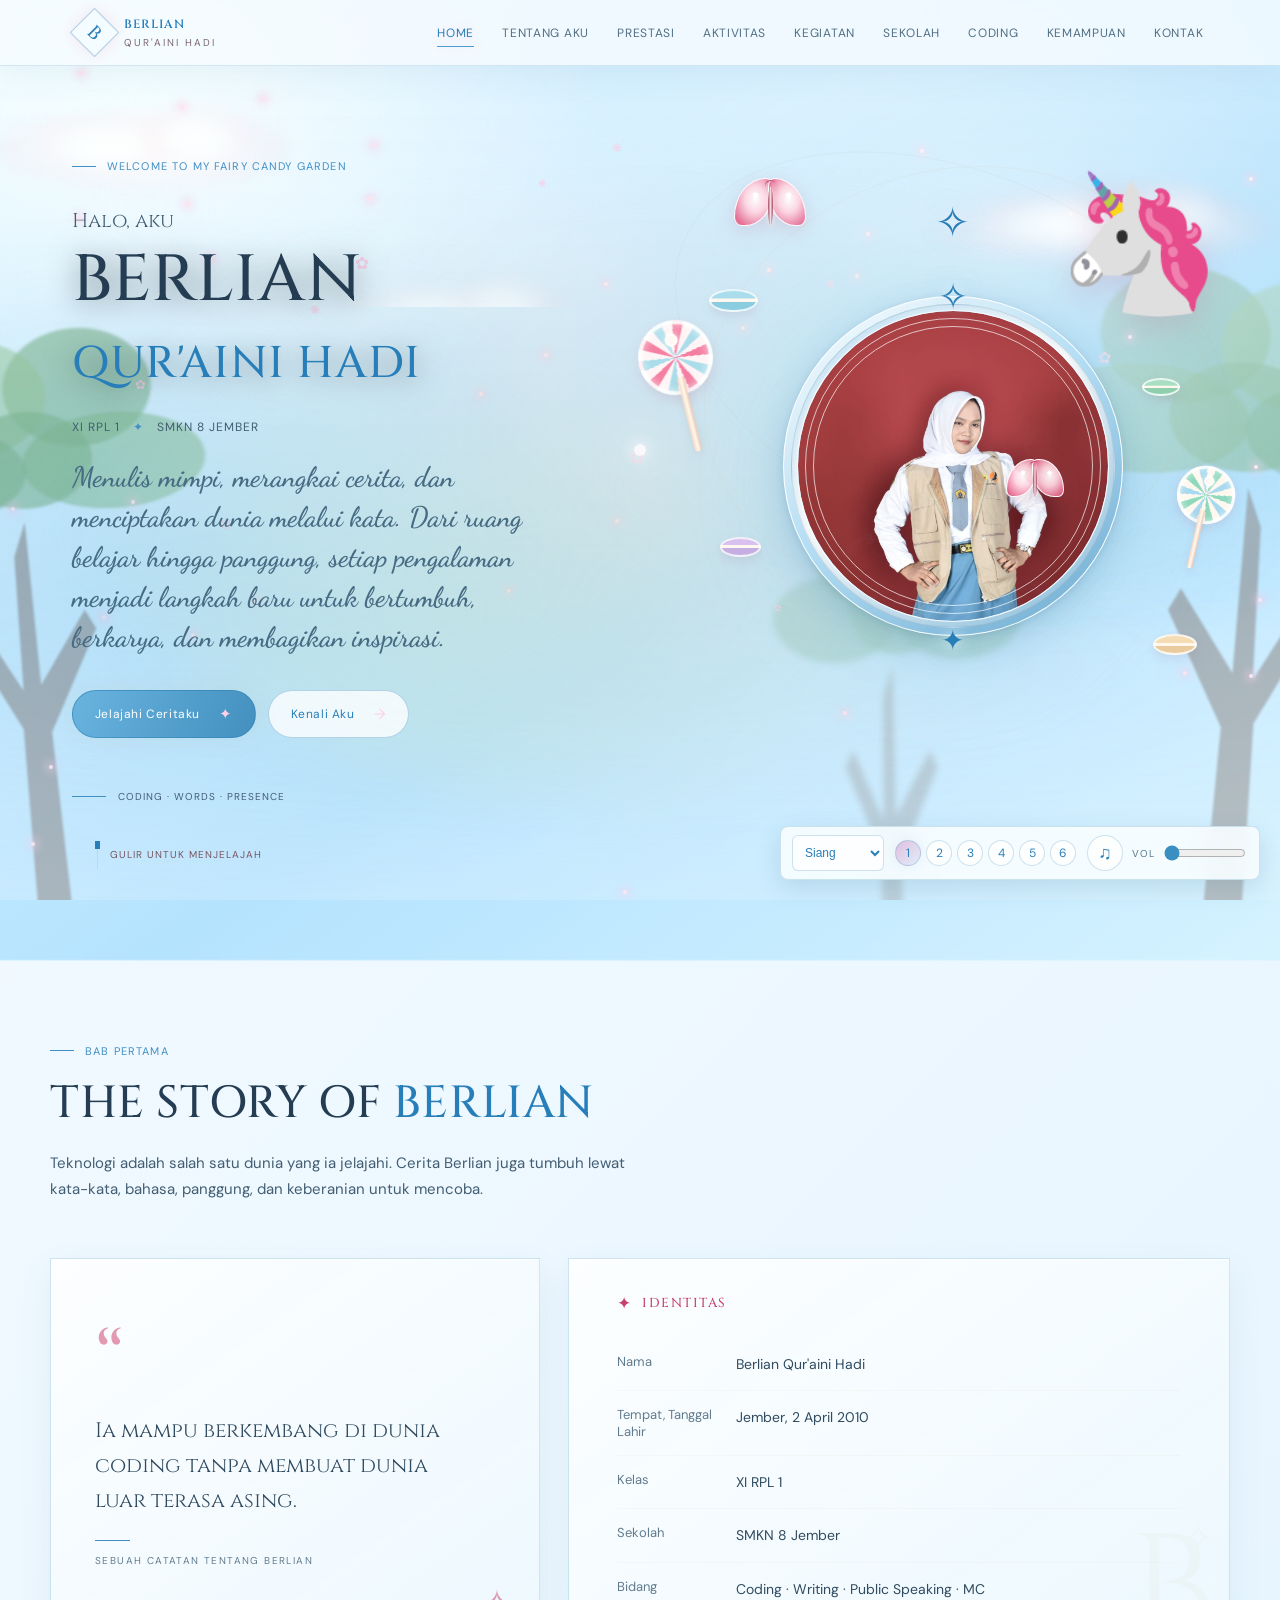
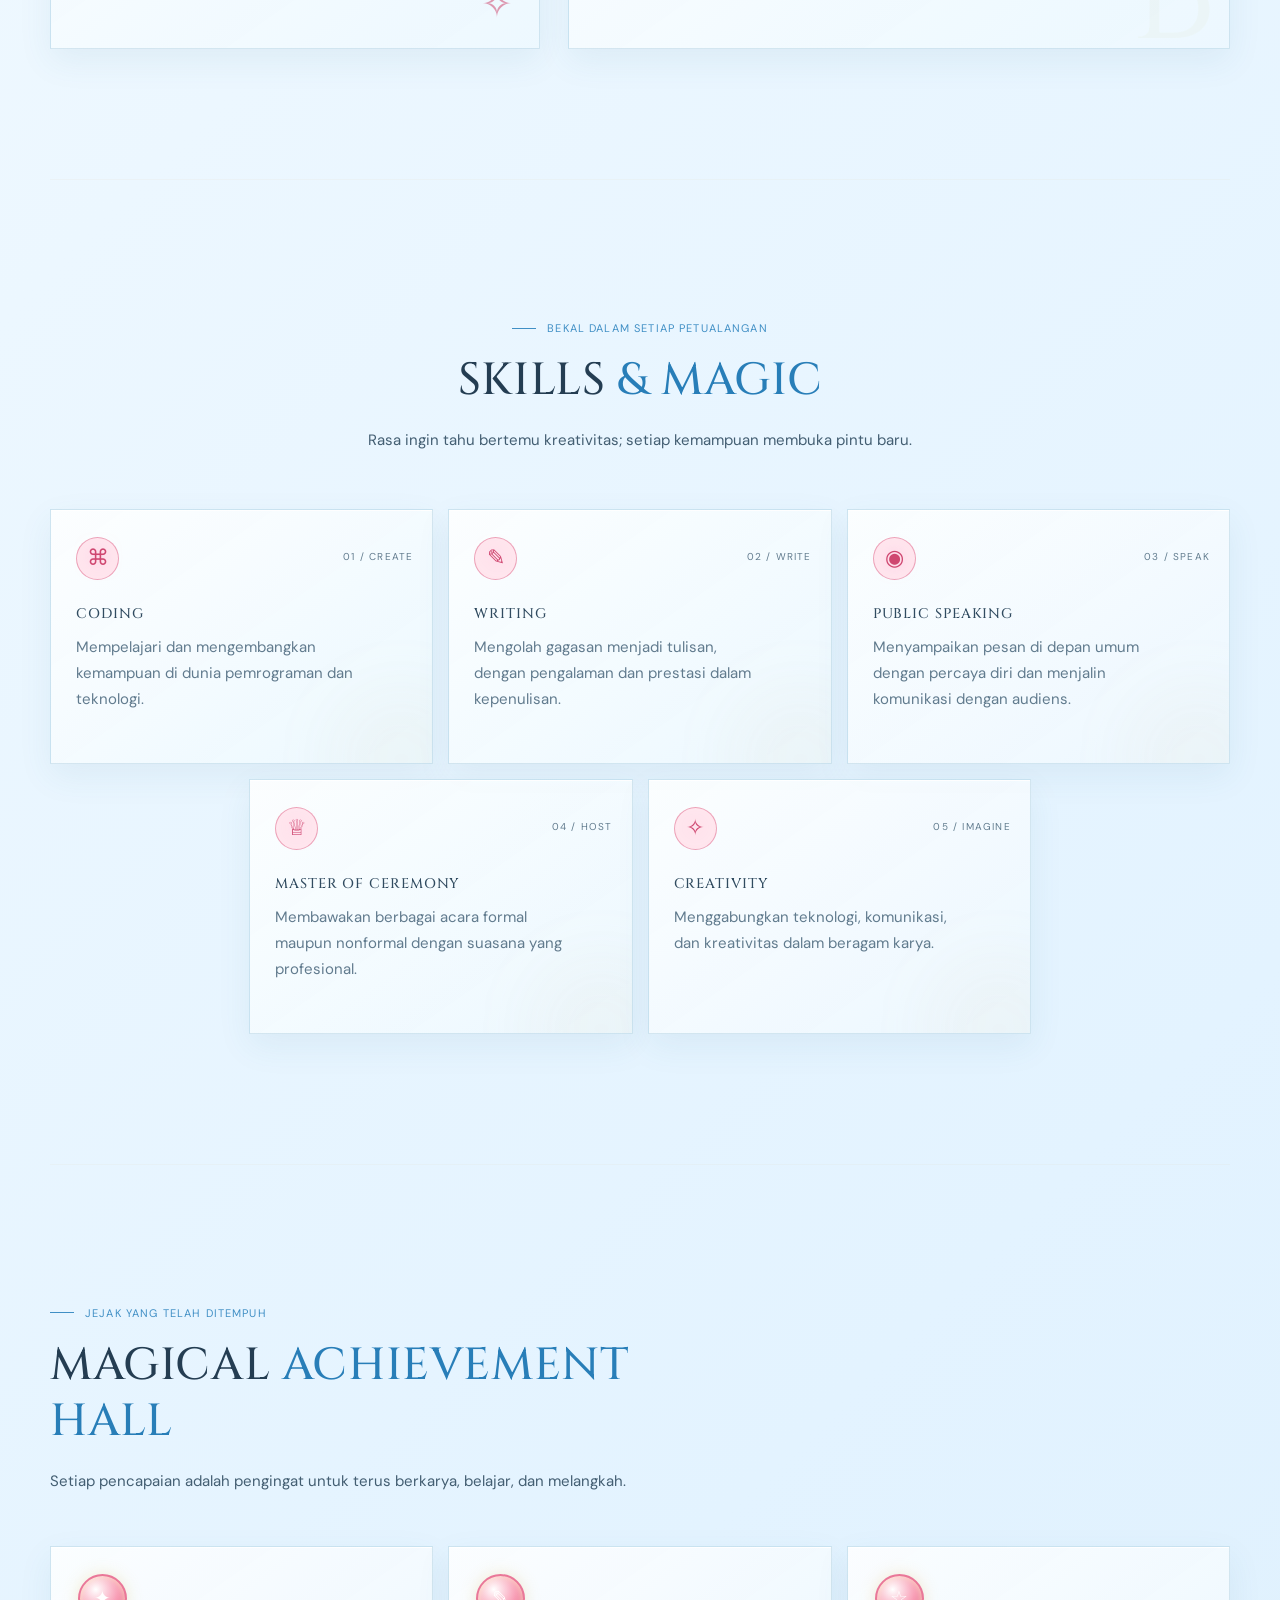
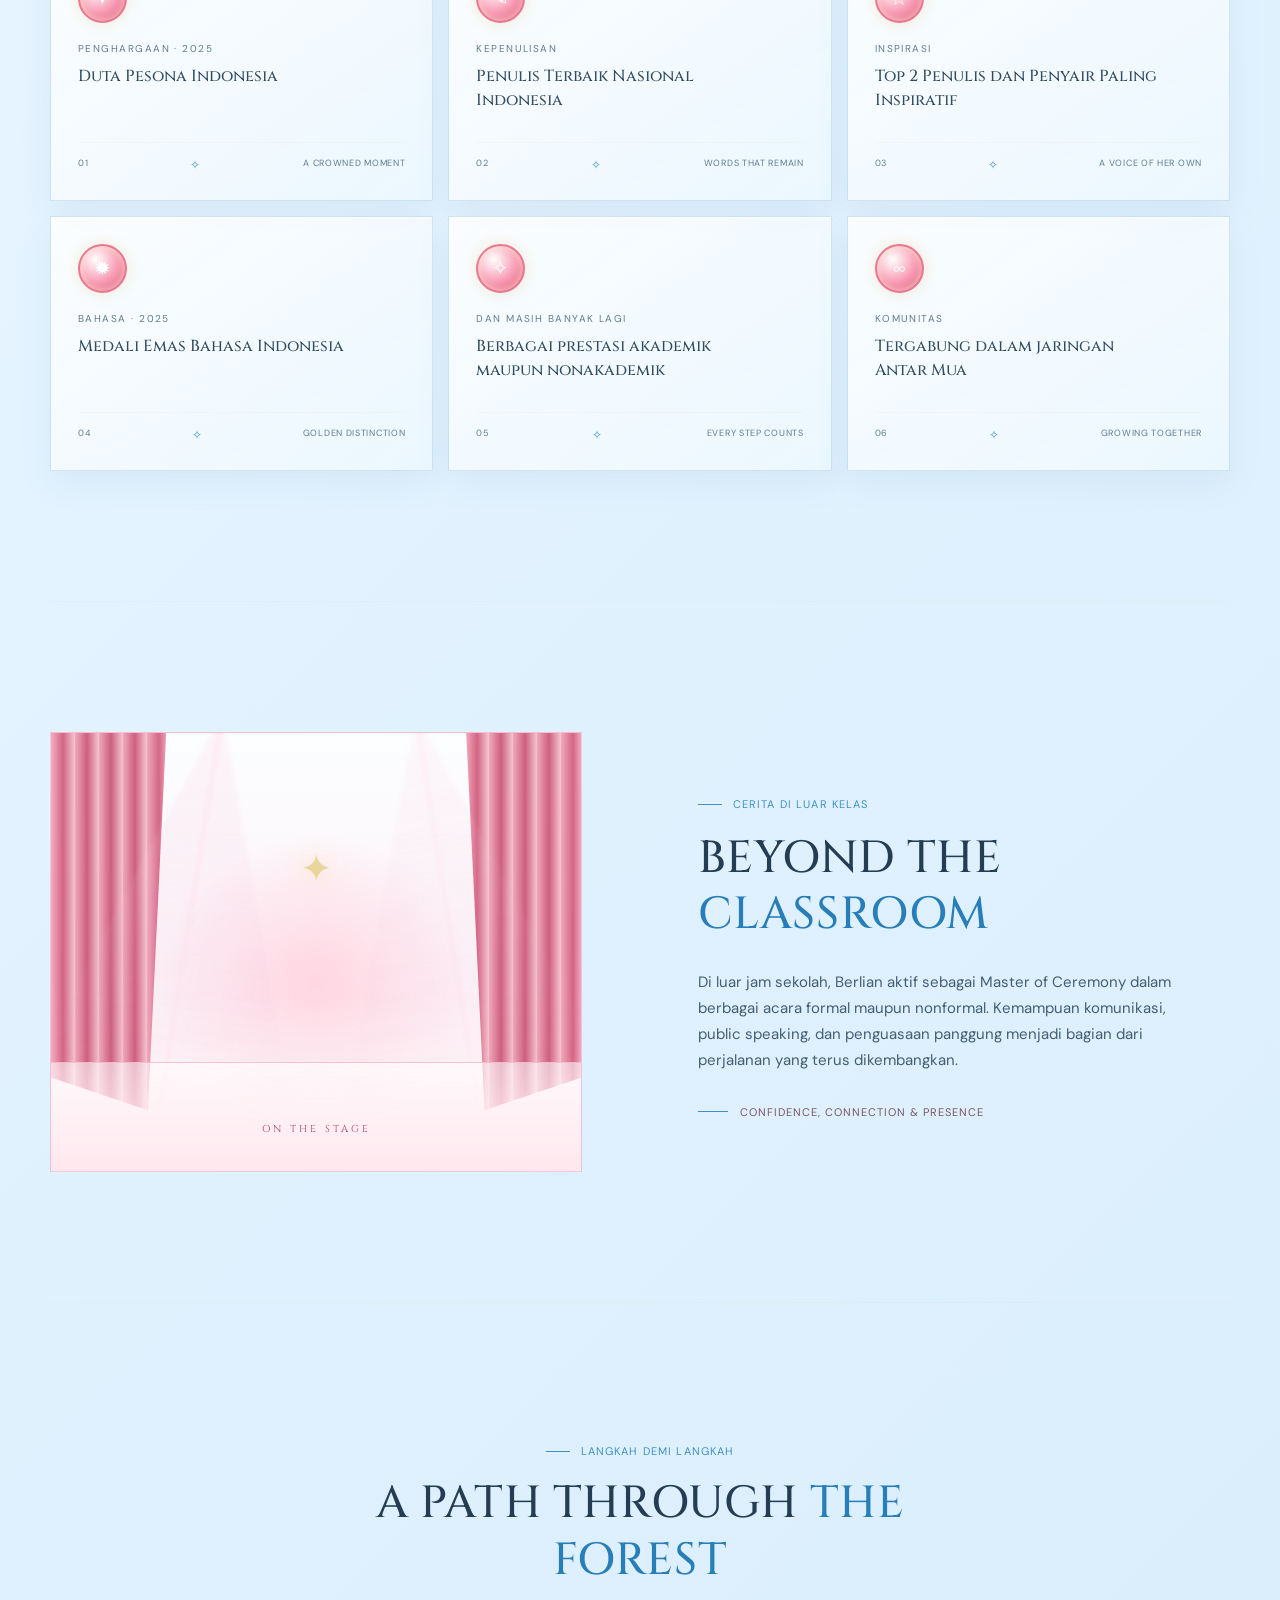
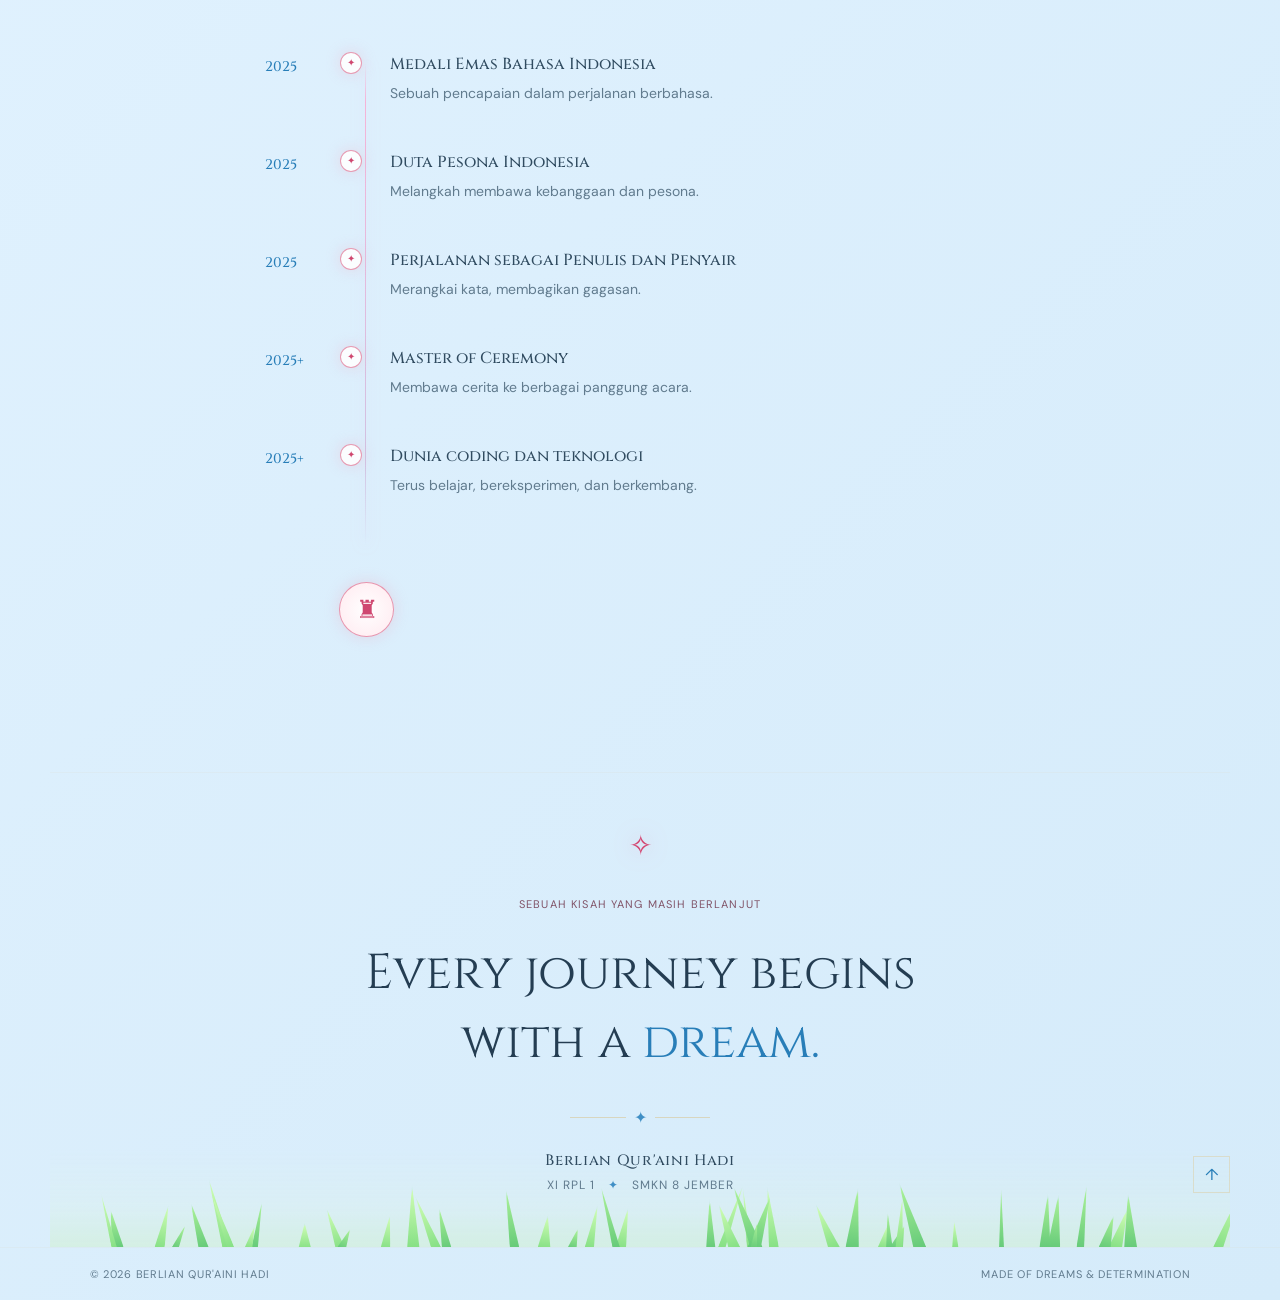
<file: index.html>
<!doctype html>
<html lang="id">
<head>
  <meta charset="utf-8">
  <meta name="viewport" content="width=device-width, initial-scale=1">
  <meta name="theme-color" content="#eaf6ff">
  <meta name="description" content="Portfolio personal Berlian Qur'aini Hadi, siswi XI RPL 1 SMKN 8 Jember.">
  <title>Berlian Qur'aini Hadi | A World of Her Own</title>
  <link rel="preconnect" href="https://fonts.googleapis.com">
  <link rel="preconnect" href="https://fonts.gstatic.com" crossorigin>
  <link href="https://fonts.googleapis.com/css2?family=Cinzel:wght@400;500;600;700&family=DM+Sans:wght@400;500;600;700&family=Dancing+Script:wght@500;600;700&display=swap" rel="stylesheet">
  <link rel="stylesheet" href="style.css">
  <script src="script.js" defer></script>
</head>
<body class="home-page">
  <div class="loader" aria-label="Memasuki dunia Berlian" role="status">
    <div class="loader__portal"><span>✦</span></div>
    <p>ENTERING BERLIAN'S WORLD<span class="loading-dots">...</span></p>
  </div>

  <div class="ambient ambient--cloud" aria-hidden="true"></div>
  <div class="ambient ambient--mist" aria-hidden="true"></div>
  <div class="ambient ambient--glow" aria-hidden="true"></div>
  <div class="forest-backdrop" aria-hidden="true"></div>
  <div class="royal-backdrop" aria-hidden="true">
    <div class="royal-backdrop__castle"></div>
    <div class="royal-backdrop__tower royal-backdrop__tower--left"></div>
    <div class="royal-backdrop__tower royal-backdrop__tower--right"></div>
    <span class="royal-backdrop__flower royal-backdrop__flower--one">✿</span>
    <span class="royal-backdrop__flower royal-backdrop__flower--two">❀</span>
    <span class="royal-backdrop__flower royal-backdrop__flower--three">✾</span>
    <span class="royal-backdrop__flower royal-backdrop__flower--four">✿</span>
  </div>
  <div class="tree-silhouettes" aria-hidden="true">
    <span class="shadow-tree shadow-tree--left"></span>
    <span class="shadow-tree shadow-tree--right"></span>
    <span class="shadow-tree shadow-tree--distant"></span>
  </div>
  <div class="cursor-light" aria-hidden="true"></div>
  <div class="particle-field" aria-hidden="true"></div>

  <header class="site-header">
    <a class="brand" href="#home" aria-label="Berlian, kembali ke beranda">
      <span class="brand__crest">B</span>
      <span class="brand__name">BERLIAN <small>QUR'AINI HADI</small></span>
    </a>
    <button class="menu-toggle" type="button" aria-label="Buka navigasi" aria-expanded="false">
      <span class="menu-toggle__label">MENU</span>
      <span></span><span></span>
    </button>
    <nav class="main-nav" aria-label="Navigasi utama">
      <a href="#home">HOME</a>
      <a href="#about">TENTANG AKU</a>
      <a href="prestasi.html">PRESTASI</a>
      <a href="aktivitas.html">AKTIVITAS</a>
      <a href="kegiatan.html">KEGIATAN</a>
      <a href="sekolah.html">SEKOLAH</a>
      <a href="coding.html">CODING</a>
      <a href="#skills">KEMAMPUAN</a>
      <a href="kontak.html">KONTAK</a>
    </nav>
  </header>

  <main>
    <section class="hero section-shell" id="home">
      <div class="hero-clouds" aria-hidden="true">
        <span class="hero-cloud hero-cloud--one"></span>
        <span class="hero-cloud hero-cloud--two"></span>
        <span class="hero-cloud hero-cloud--three"></span>
      </div>
      <div class="butterfly-flock" aria-hidden="true">
        <span class="butterfly butterfly--one">
          <i class="butterfly__wing butterfly__wing--left"></i>
          <i class="butterfly__wing butterfly__wing--right"></i>
          <i class="butterfly__body"></i>
        </span>
        <span class="butterfly butterfly--two">
          <i class="butterfly__wing butterfly__wing--left"></i>
          <i class="butterfly__wing butterfly__wing--right"></i>
          <i class="butterfly__body"></i>
        </span>
      </div>
      <div class="hero__copy">
        <p class="eyebrow"><span></span> WELCOME TO MY FAIRY CANDY GARDEN</p>
        <p class="hero__hello">Halo, aku</p>
        <h1>BERLIAN<br><span>QUR'AINI HADI</span></h1>
        <p class="hero__school">XI RPL 1 <i>✦</i> SMKN 8 JEMBER</p>
        <p class="hero__tagline">Menulis mimpi, merangkai cerita, dan menciptakan dunia melalui kata. Dari ruang belajar hingga panggung, setiap pengalaman menjadi langkah baru untuk bertumbuh, berkarya, dan membagikan inspirasi.</p>
        <div class="hero__actions">
          <a class="button button--gold" href="#about">Jelajahi Ceritaku <span>✦</span></a>
          <a class="button button--quiet" href="#about">Kenali Aku <span>→</span></a>
        </div>
        <div class="hero__note"><span class="note-line"></span> CODING · WORDS · PRESENCE</div>
      </div>

      <div class="hero__portrait-wrap">
        <div class="mirror-aura" aria-hidden="true"></div>
        <div class="hero-candy-garden" aria-hidden="true">
          <span class="hero-unicorn">🦄</span>
          <span class="hero-lollipop hero-lollipop--pink"><i></i></span>
          <span class="hero-lollipop hero-lollipop--mint"><i></i></span>
          <span class="hero-macaron hero-macaron--blue"></span>
          <span class="hero-macaron hero-macaron--lavender"></span>
          <span class="hero-macaron hero-macaron--cream"></span>
          <span class="hero-macaron hero-macaron--mint"></span>
        </div>
        <div class="mirror-ornament mirror-ornament--top" aria-hidden="true">✧</div>
        <div class="royal-mirror">
          <div class="mirror__frame">
            <div class="mirror__inner">
              <img class="portrait" src="foto/portrait.jpeg" alt="Potret Berlian Qur'aini Hadi">
              <div class="mirror-shimmer" aria-hidden="true"></div>
            </div>
          </div>
          <span class="mirror__jewel mirror__jewel--top" aria-hidden="true">✧</span>
          <span class="mirror__jewel mirror__jewel--bottom" aria-hidden="true">✦</span>
        </div>
        <span class="orbit orbit--one" aria-hidden="true"></span>
        <span class="orbit orbit--two" aria-hidden="true"></span>
      </div>
      <a class="scroll-cue" href="#about"><span></span> GULIR UNTUK MENJELAJAH</a>
    </section>

    <section class="story section-shell section-pad" id="about">
      <div class="section-heading reveal">
        <p class="eyebrow"><span></span> BAB PERTAMA</p>
        <h2>THE STORY OF <em>BERLIAN</em></h2>
        <p class="section-intro">Teknologi adalah salah satu dunia yang ia jelajahi. Cerita Berlian juga tumbuh lewat kata-kata, bahasa, panggung, dan keberanian untuk mencoba.</p>
      </div>
      <div class="story__layout">
        <div class="book-quote reveal">
          <span class="quote-mark">“</span>
          <p>Ia mampu berkembang di dunia coding tanpa membuat dunia luar terasa asing.</p>
          <span class="quote-rule"></span>
          <small>SEBUAH CATATAN TENTANG BERLIAN</small>
          <div class="book-sparkle" aria-hidden="true">✧</div>
        </div>
        <div class="bio-panel reveal">
          <div class="bio-panel__heading"><span>✦</span> IDENTITAS</div>
          <dl class="bio-list">
            <div><dt>Nama</dt><dd>Berlian Qur'aini Hadi</dd></div>
            <div><dt>Tempat, Tanggal Lahir</dt><dd>Jember, 2 April 2010</dd></div>
            <div><dt>Kelas</dt><dd>XI RPL 1</dd></div>
            <div><dt>Sekolah</dt><dd>SMKN 8 Jember</dd></div>
            <div><dt>Bidang</dt><dd>Coding · Writing · Public Speaking · MC</dd></div>
          </dl>
          <div class="bio-panel__seal" aria-hidden="true">B<span>✧</span></div>
        </div>
      </div>
    </section>

    <section class="skills section-shell section-pad" id="skills">
      <div class="section-heading section-heading--center reveal">
        <p class="eyebrow"><span></span> BEKAL DALAM SETIAP PETUALANGAN</p>
        <h2>SKILLS <em>&amp; MAGIC</em></h2>
        <p class="section-intro">Rasa ingin tahu bertemu kreativitas; setiap kemampuan membuka pintu baru.</p>
      </div>
      <div class="skills-grid">
        <article class="skill-card reveal"><span class="skill-card__icon">⌘</span><span class="card-index">01 / CREATE</span><h3>CODING</h3><p>Mempelajari dan mengembangkan kemampuan di dunia pemrograman dan teknologi.</p><span class="card-glint" aria-hidden="true"></span></article>
        <article class="skill-card reveal"><span class="skill-card__icon">✎</span><span class="card-index">02 / WRITE</span><h3>WRITING</h3><p>Mengolah gagasan menjadi tulisan, dengan pengalaman dan prestasi dalam kepenulisan.</p><span class="card-glint" aria-hidden="true"></span></article>
        <article class="skill-card reveal"><span class="skill-card__icon">◉</span><span class="card-index">03 / SPEAK</span><h3>PUBLIC SPEAKING</h3><p>Menyampaikan pesan di depan umum dengan percaya diri dan menjalin komunikasi dengan audiens.</p><span class="card-glint" aria-hidden="true"></span></article>
        <article class="skill-card reveal"><span class="skill-card__icon">♕</span><span class="card-index">04 / HOST</span><h3>MASTER OF CEREMONY</h3><p>Membawakan berbagai acara formal maupun nonformal dengan suasana yang profesional.</p><span class="card-glint" aria-hidden="true"></span></article>
        <article class="skill-card reveal"><span class="skill-card__icon">✧</span><span class="card-index">05 / IMAGINE</span><h3>CREATIVITY</h3><p>Menggabungkan teknologi, komunikasi, dan kreativitas dalam beragam karya.</p><span class="card-glint" aria-hidden="true"></span></article>
      </div>
    </section>

    <section class="achievements section-shell section-pad" id="achievements">
      <div class="section-heading reveal">
        <p class="eyebrow"><span></span> JEJAK YANG TELAH DITEMPUH</p>
        <h2>MAGICAL <em>ACHIEVEMENT HALL</em></h2>
        <p class="section-intro">Setiap pencapaian adalah pengingat untuk terus berkarya, belajar, dan melangkah.</p>
      </div>
      <div class="achievement-grid">
        <article class="award-card reveal"><span class="award-medal">✦</span><span class="award-card__type">PENGHARGAAN · 2025</span><h3>Duta Pesona Indonesia</h3><span class="award-card__bottom">01 <i>✧</i> A CROWNED MOMENT</span></article>
        <article class="award-card reveal"><span class="award-medal">✎</span><span class="award-card__type">KEPENULISAN</span><h3>Penulis Terbaik Nasional Indonesia</h3><span class="award-card__bottom">02 <i>✧</i> WORDS THAT REMAIN</span></article>
        <article class="award-card reveal"><span class="award-medal">☆</span><span class="award-card__type">INSPIRASI</span><h3>Top 2 Penulis dan Penyair Paling Inspiratif</h3><span class="award-card__bottom">03 <i>✧</i> A VOICE OF HER OWN</span></article>
        <article class="award-card reveal"><span class="award-medal">✹</span><span class="award-card__type">BAHASA · 2025</span><h3>Medali Emas Bahasa Indonesia</h3><span class="award-card__bottom">04 <i>✧</i> GOLDEN DISTINCTION</span></article>
        <article class="award-card reveal"><span class="award-medal">✧</span><span class="award-card__type">DAN MASIH BANYAK LAGI</span><h3>Berbagai prestasi akademik maupun nonakademik</h3><span class="award-card__bottom">05 <i>✧</i> EVERY STEP COUNTS</span></article>
        <article class="award-card reveal"><span class="award-medal">∞</span><span class="award-card__type">KOMUNITAS</span><h3>Tergabung dalam jaringan Antar Mua</h3><span class="award-card__bottom">06 <i>✧</i> GROWING TOGETHER</span></article>
      </div>
    </section>

    <section class="activities section-shell section-pad" id="activities">
      <div class="stage-visual reveal" aria-hidden="true">
        <div class="stage-curtain stage-curtain--left"></div><div class="stage-curtain stage-curtain--right"></div>
        <div class="spotlight spotlight--left"></div><div class="spotlight spotlight--right"></div>
        <div class="stage-star">✦</div><div class="stage-floor"></div>
        <span class="stage-label">ON THE STAGE</span>
      </div>
      <div class="activities__copy reveal">
        <p class="eyebrow"><span></span> CERITA DI LUAR KELAS</p>
        <h2>BEYOND THE<br><em>CLASSROOM</em></h2>
        <p>Di luar jam sekolah, Berlian aktif sebagai Master of Ceremony dalam berbagai acara formal maupun nonformal. Kemampuan komunikasi, public speaking, dan penguasaan panggung menjadi bagian dari perjalanan yang terus dikembangkan.</p>
        <div class="activities__signature"><span></span> CONFIDENCE, CONNECTION &amp; PRESENCE</div>
      </div>
    </section>

    <section class="journey section-shell section-pad" id="journey">
      <div class="section-heading section-heading--center reveal">
        <p class="eyebrow"><span></span> LANGKAH DEMI LANGKAH</p>
        <h2>A PATH THROUGH <em>THE FOREST</em></h2>
      </div>
      <div class="timeline">
        <span class="timeline__road" aria-hidden="true"></span>
        <article class="timeline-item reveal"><span class="timeline-item__year">2025</span><span class="timeline-item__star">✦</span><div><h3>Medali Emas Bahasa Indonesia</h3><p>Sebuah pencapaian dalam perjalanan berbahasa.</p></div></article>
        <article class="timeline-item reveal"><span class="timeline-item__year">2025</span><span class="timeline-item__star">✦</span><div><h3>Duta Pesona Indonesia</h3><p>Melangkah membawa kebanggaan dan pesona.</p></div></article>
        <article class="timeline-item reveal"><span class="timeline-item__year">2025</span><span class="timeline-item__star">✦</span><div><h3>Perjalanan sebagai Penulis dan Penyair</h3><p>Merangkai kata, membagikan gagasan.</p></div></article>
        <article class="timeline-item reveal"><span class="timeline-item__year">2025+</span><span class="timeline-item__star">✦</span><div><h3>Master of Ceremony</h3><p>Membawa cerita ke berbagai panggung acara.</p></div></article>
        <article class="timeline-item reveal"><span class="timeline-item__year">2025+</span><span class="timeline-item__star">✦</span><div><h3>Dunia coding dan teknologi</h3><p>Terus belajar, bereksperimen, dan berkembang.</p></div></article>
        <div class="timeline__castle" aria-hidden="true">♜</div>
      </div>
    </section>

    <section class="closing section-shell" id="contact">
      <div class="closing-grass" aria-hidden="true"></div>
      <span class="closing__ornament" aria-hidden="true">✧</span>
      <p class="eyebrow">SEBUAH KISAH YANG MASIH BERLANJUT</p>
      <h2>Every journey begins<br>with a <em>dream.</em></h2>
      <div class="closing__rule"><span>✦</span></div>
      <p class="closing__name">Berlian Qur'aini Hadi</p>
      <p class="closing__school">XI RPL 1 <i>✦</i> SMKN 8 JEMBER</p>
      <a class="back-top" href="#home" aria-label="Kembali ke atas">↑</a>
    </section>
  </main>

  <footer class="site-footer"><span>© <span id="year"></span> BERLIAN QUR'AINI HADI</span><span>MADE OF DREAMS &amp; DETERMINATION</span></footer>
</body>
</html>
</file>
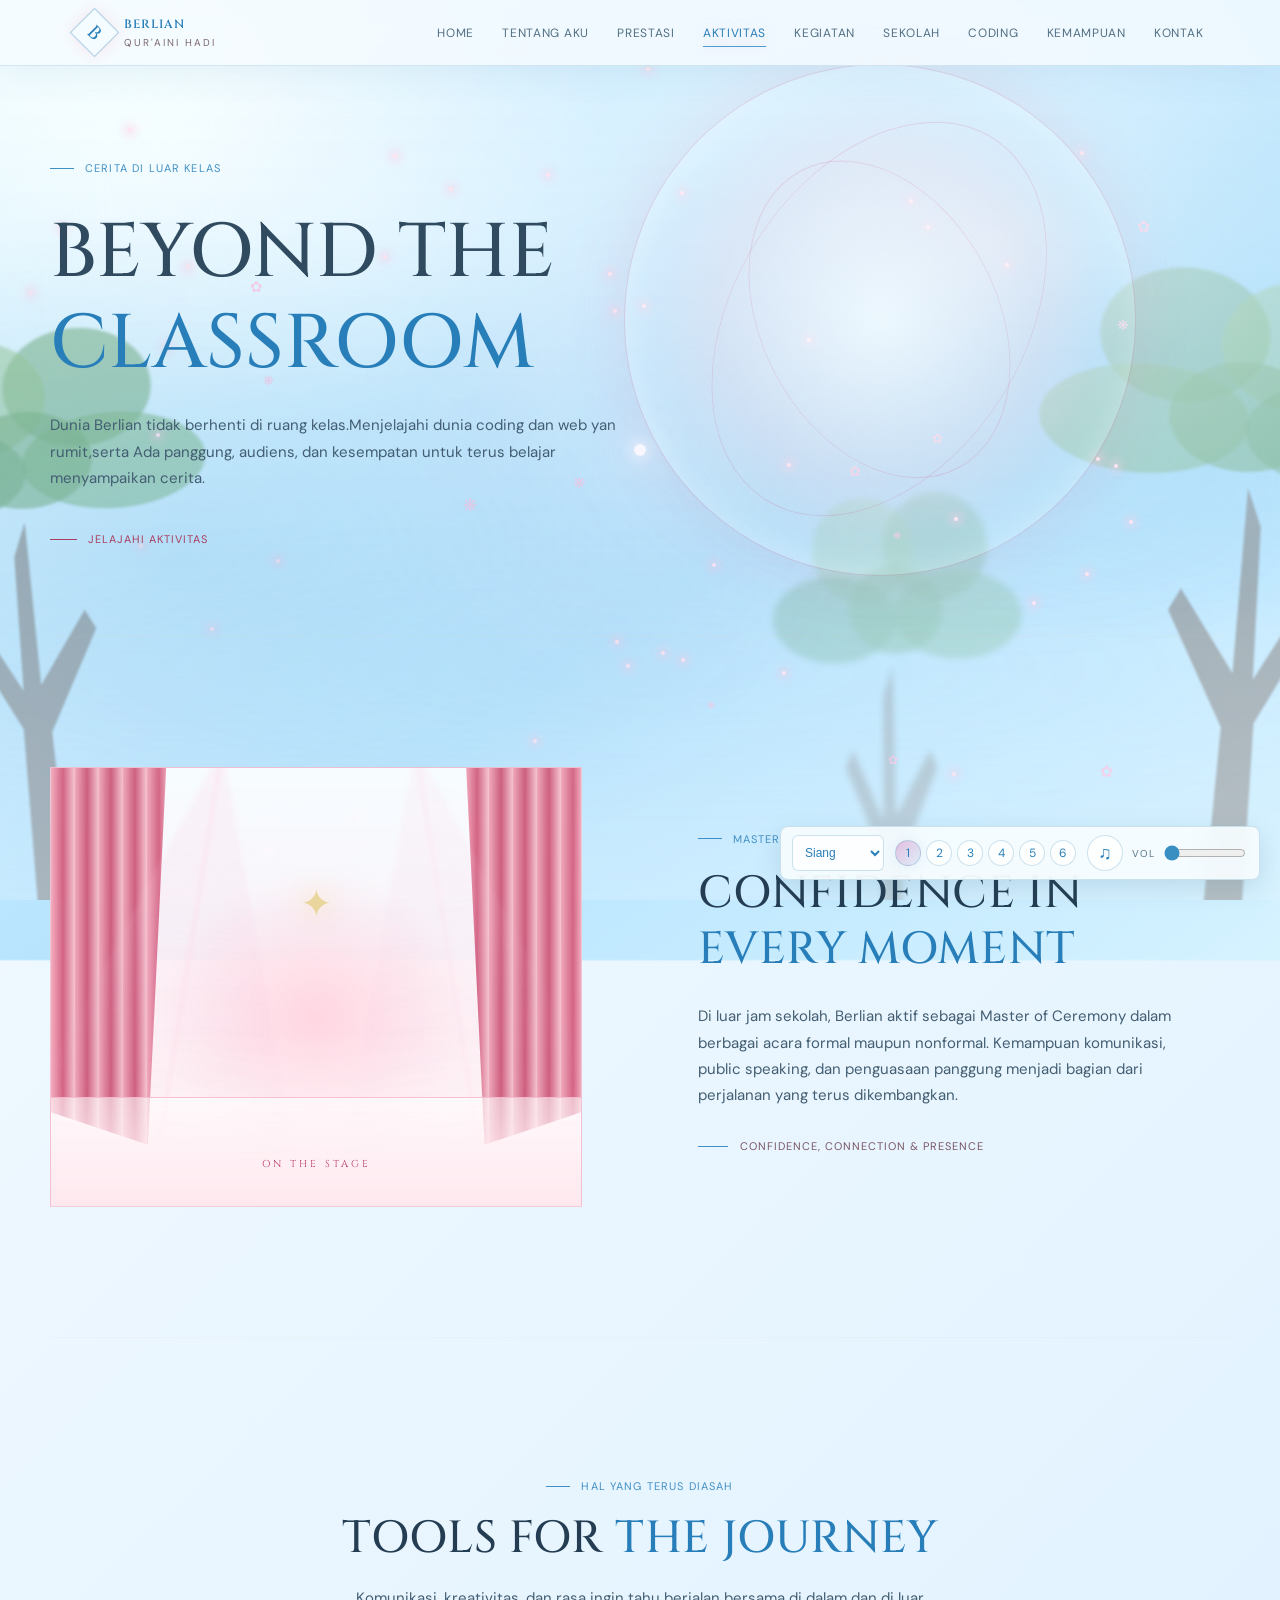
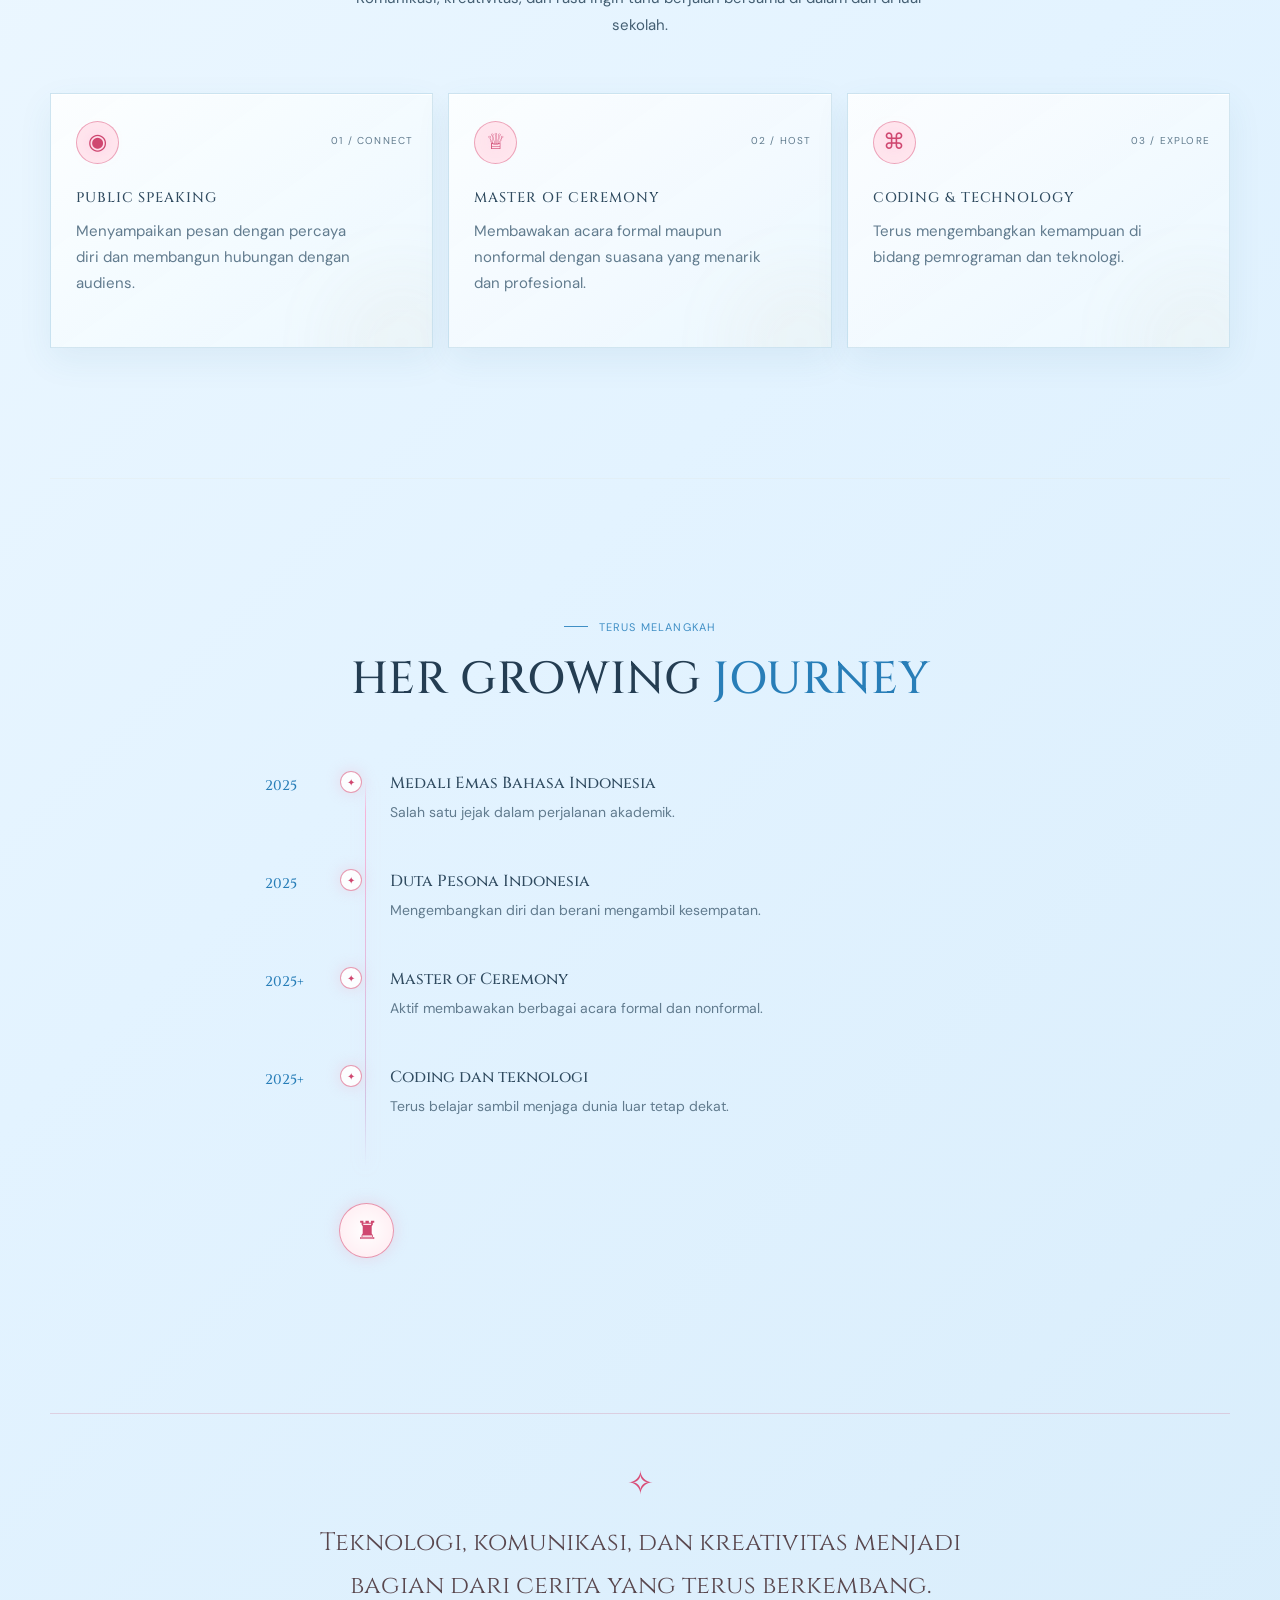
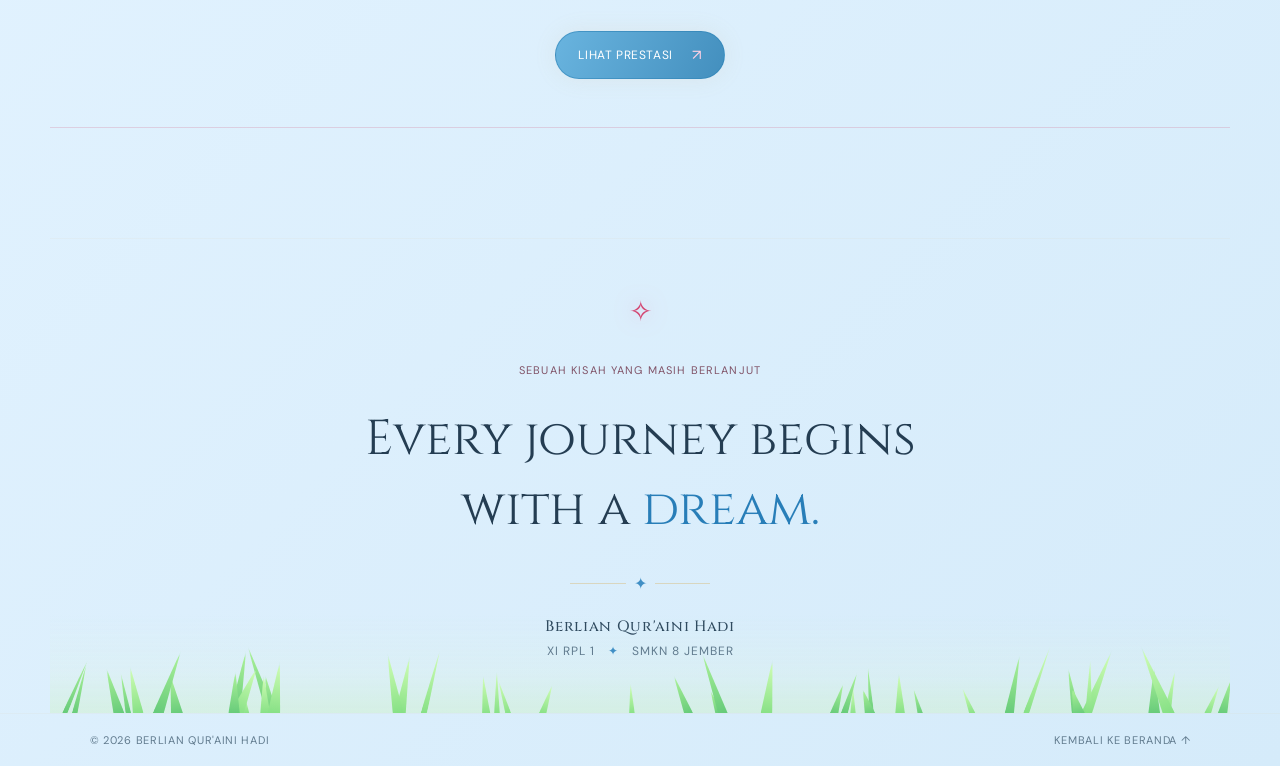
<file: aktivitas.html>
<!doctype html>
<html lang="id">
<head>
  <meta charset="utf-8">
  <meta name="viewport" content="width=device-width, initial-scale=1">
  <meta name="theme-color" content="#eaf6ff">
  <meta name="description" content="Aktivitas, public speaking, dan perjalanan Berlian Qur'aini Hadi.">
  <title>Aktivitas | Berlian Qur'aini Hadi</title>
  <link rel="preconnect" href="https://fonts.googleapis.com">
  <link rel="preconnect" href="https://fonts.gstatic.com" crossorigin>
  <link href="https://fonts.googleapis.com/css2?family=Cinzel:wght@400;500;600;700&family=DM+Sans:wght@400;500;600;700&display=swap" rel="stylesheet">
  <link rel="stylesheet" href="style.css">
  <script src="script.js" defer></script>
</head>
<body>
  <div class="loader" aria-label="Memasuki dunia Berlian" role="status"><div class="loader__portal"><span>✦</span></div><p>ENTERING BERLIAN'S WORLD<span class="loading-dots">...</span></p></div>
  <div class="ambient ambient--cloud" aria-hidden="true"></div>
  <div class="ambient ambient--mist" aria-hidden="true"></div>
  <div class="ambient ambient--glow" aria-hidden="true"></div>
  <div class="forest-backdrop" aria-hidden="true"></div>
  <div class="tree-silhouettes" aria-hidden="true"><span class="shadow-tree shadow-tree--left"></span><span class="shadow-tree shadow-tree--right"></span><span class="shadow-tree shadow-tree--distant"></span></div>
  <div class="cursor-light" aria-hidden="true"></div>
  <div class="particle-field" aria-hidden="true"></div>

  <header class="site-header">
    <a class="brand" href="index.html#home" aria-label="Berlian, kembali ke beranda"><span class="brand__crest">B</span><span class="brand__name">BERLIAN <small>QUR'AINI HADI</small></span></a>
    <button class="menu-toggle" type="button" aria-label="Buka navigasi" aria-expanded="false"><span class="menu-toggle__label">MENU</span><span></span><span></span></button>
    <nav class="main-nav" aria-label="Navigasi utama">
      <a href="index.html#home">HOME</a><a href="index.html#about">TENTANG AKU</a><a href="prestasi.html">PRESTASI</a><a href="aktivitas.html" aria-current="page">AKTIVITAS</a><a href="kegiatan.html">KEGIATAN</a><a href="sekolah.html">SEKOLAH</a><a href="coding.html">CODING</a><a href="index.html#skills">KEMAMPUAN</a><a href="kontak.html">KONTAK</a>
    </nav>
  </header>

  <main class="page-content">
    <section class="detail-hero section-shell">
      <div class="detail-hero__halo" aria-hidden="true"></div>
      <p class="eyebrow"><span></span> CERITA DI LUAR KELAS</p>
      <h1>BEYOND THE<br><em>CLASSROOM</em></h1>
      <p class="section-intro">Dunia Berlian tidak berhenti di ruang kelas.Menjelajahi dunia coding dan web yan rumit,serta Ada panggung, audiens, dan kesempatan untuk terus belajar menyampaikan cerita.</p>
      <a class="detail-scroll" href="#stage"><span></span> JELAJAHI AKTIVITAS</a>
    </section>

    <section class="activities section-shell section-pad" id="stage">
      <div class="stage-visual reveal" aria-hidden="true">
        <div class="stage-curtain stage-curtain--left"></div><div class="stage-curtain stage-curtain--right"></div>
        <div class="spotlight spotlight--left"></div><div class="spotlight spotlight--right"></div>
        <div class="stage-star">✦</div><div class="stage-floor"></div>
        <span class="stage-label">ON THE STAGE</span>
      </div>
      <div class="activities__copy reveal">
        <p class="eyebrow"><span></span> MASTER OF CEREMONY</p>
        <h2>CONFIDENCE IN<br><em>EVERY MOMENT</em></h2>
        <p>Di luar jam sekolah, Berlian aktif sebagai Master of Ceremony dalam berbagai acara formal maupun nonformal. Kemampuan komunikasi, public speaking, dan penguasaan panggung menjadi bagian dari perjalanan yang terus dikembangkan.</p>
        <div class="activities__signature"><span></span> CONFIDENCE, CONNECTION &amp; PRESENCE</div>
      </div>
    </section>

    <section class="skills section-shell section-pad" id="skills-page">
      <div class="section-heading section-heading--center reveal"><p class="eyebrow"><span></span> HAL YANG TERUS DIASAH</p><h2>TOOLS FOR <em>THE JOURNEY</em></h2><p class="section-intro">Komunikasi, kreativitas, dan rasa ingin tahu berjalan bersama di dalam dan di luar sekolah.</p></div>
      <div class="skills-grid">
        <article class="skill-card reveal"><span class="skill-card__icon">◉</span><span class="card-index">01 / CONNECT</span><h3>PUBLIC SPEAKING</h3><p>Menyampaikan pesan dengan percaya diri dan membangun hubungan dengan audiens.</p><span class="card-glint" aria-hidden="true"></span></article>
        <article class="skill-card reveal"><span class="skill-card__icon">♕</span><span class="card-index">02 / HOST</span><h3>MASTER OF CEREMONY</h3><p>Membawakan acara formal maupun nonformal dengan suasana yang menarik dan profesional.</p><span class="card-glint" aria-hidden="true"></span></article>
        <article class="skill-card reveal"><span class="skill-card__icon">⌘</span><span class="card-index">03 / EXPLORE</span><h3>CODING &amp; TECHNOLOGY</h3><p>Terus mengembangkan kemampuan di bidang pemrograman dan teknologi.</p><span class="card-glint" aria-hidden="true"></span></article>
      </div>
    </section>

    <section class="journey section-shell section-pad" id="journey-page">
      <div class="section-heading section-heading--center reveal"><p class="eyebrow"><span></span> TERUS MELANGKAH</p><h2>HER GROWING <em>JOURNEY</em></h2></div>
      <div class="timeline">
        <span class="timeline__road" aria-hidden="true"></span>
        <article class="timeline-item reveal"><span class="timeline-item__year">2025</span><span class="timeline-item__star">✦</span><div><h3>Medali Emas Bahasa Indonesia</h3><p>Salah satu jejak dalam perjalanan akademik.</p></div></article>
        <article class="timeline-item reveal"><span class="timeline-item__year">2025</span><span class="timeline-item__star">✦</span><div><h3>Duta Pesona Indonesia</h3><p>Mengembangkan diri dan berani mengambil kesempatan.</p></div></article>
        <article class="timeline-item reveal"><span class="timeline-item__year">2025+</span><span class="timeline-item__star">✦</span><div><h3>Master of Ceremony</h3><p>Aktif membawakan berbagai acara formal dan nonformal.</p></div></article>
        <article class="timeline-item reveal"><span class="timeline-item__year">2025+</span><span class="timeline-item__star">✦</span><div><h3>Coding dan teknologi</h3><p>Terus belajar sambil menjaga dunia luar tetap dekat.</p></div></article>
        <div class="timeline__castle" aria-hidden="true">♜</div>
      </div>
    </section>

    <section class="detail-quote section-shell reveal">
      <span aria-hidden="true">✧</span>
      <p>Teknologi, komunikasi, dan kreativitas menjadi bagian dari cerita yang terus berkembang.</p>
      <a class="button button--gold" href="prestasi.html">LIHAT PRESTASI <span>↗</span></a>
    </section>
  </main>

  <section class="closing section-shell" aria-label="Penutup">
    <div class="closing-grass" aria-hidden="true"></div>
    <span class="closing__ornament" aria-hidden="true">✧</span>
    <p class="eyebrow">SEBUAH KISAH YANG MASIH BERLANJUT</p>
    <h2>Every journey begins<br>with a <em>dream.</em></h2>
    <div class="closing__rule"><span>✦</span></div>
    <p class="closing__name">Berlian Qur'aini Hadi</p>
    <p class="closing__school">XI RPL 1 <i>✦</i> SMKN 8 JEMBER</p>
  </section>
  <footer class="site-footer"><span>© <span id="year"></span> BERLIAN QUR'AINI HADI</span><a href="index.html#home">KEMBALI KE BERANDA ↑</a></footer>
</body>
</html>
</file>
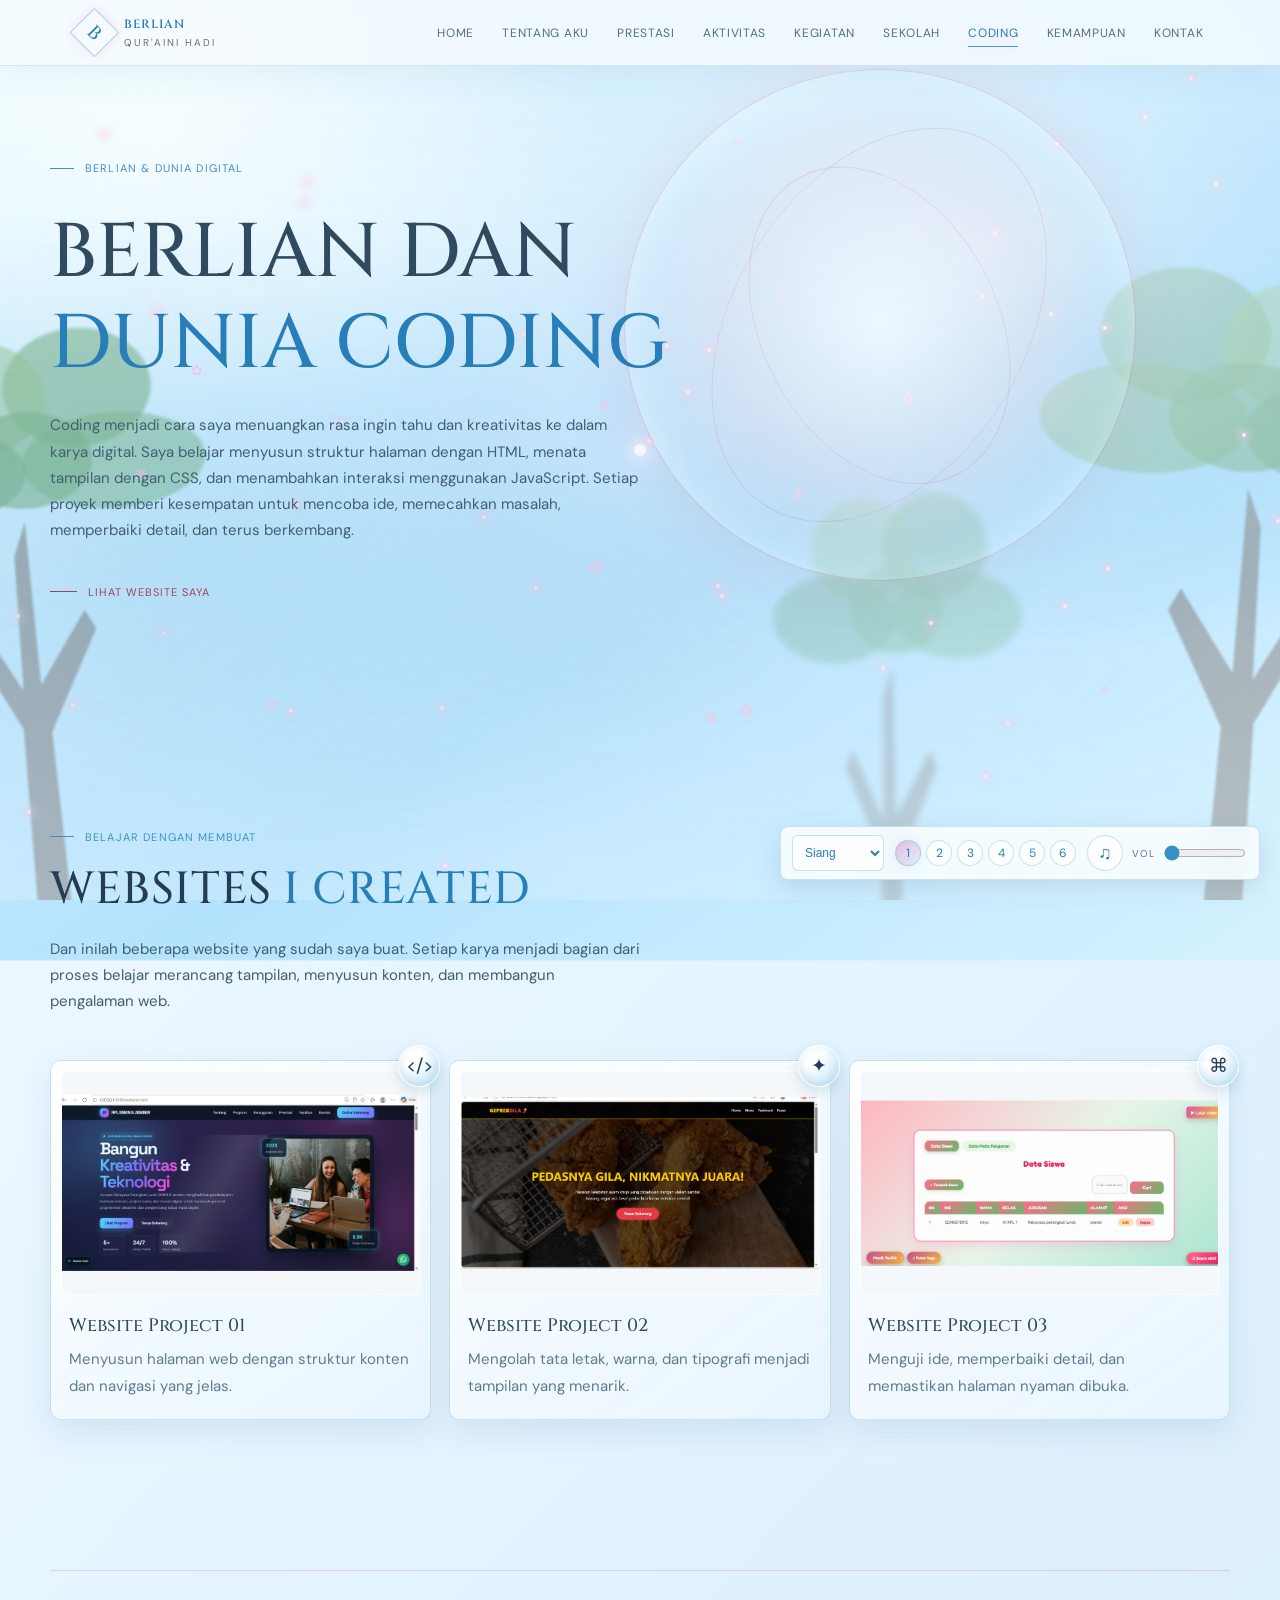
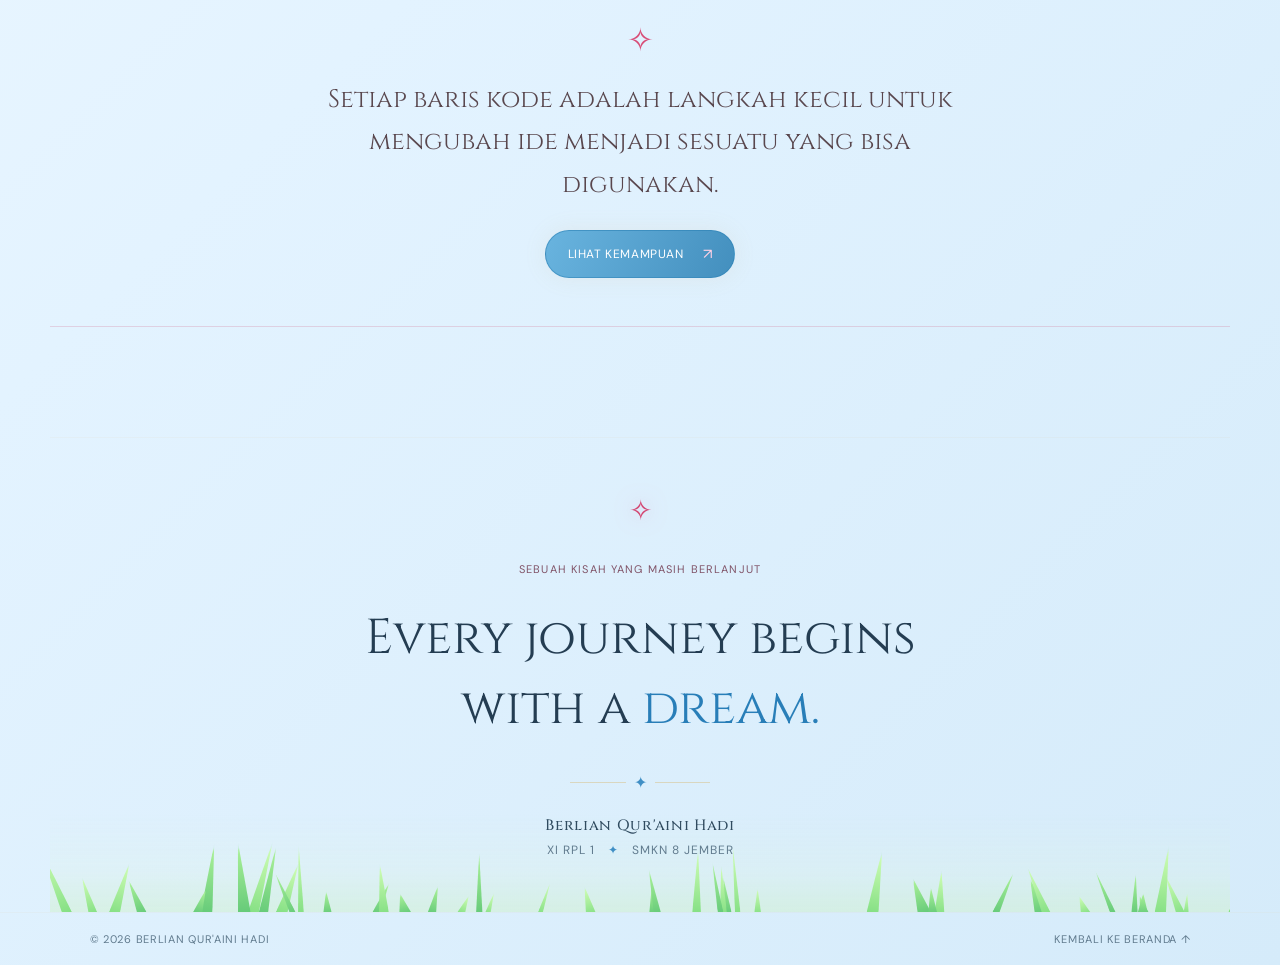
<file: coding.html>
<!doctype html>
<html lang="id">
<head>
  <meta charset="utf-8">
  <meta name="viewport" content="width=device-width, initial-scale=1">
  <meta name="theme-color" content="#eaf6ff">
  <meta name="description" content="Berlian dan dunia coding: proses belajar dan beberapa website yang telah dibuat.">
  <title>Berlian dan Dunia Coding | Berlian Qur'aini Hadi</title>
  <link rel="preconnect" href="https://fonts.googleapis.com">
  <link rel="preconnect" href="https://fonts.gstatic.com" crossorigin>
  <link href="https://fonts.googleapis.com/css2?family=Cinzel:wght@400;500;600;700&family=DM+Sans:wght@400;500;600;700&display=swap" rel="stylesheet">
  <link rel="stylesheet" href="style.css">
  <script src="script.js" defer></script>
</head>
<body>
  <div class="loader" aria-label="Memasuki dunia Berlian" role="status"><div class="loader__portal"><span>✦</span></div><p>ENTERING BERLIAN'S WORLD<span class="loading-dots">...</span></p></div>
  <div class="ambient ambient--cloud" aria-hidden="true"></div>
  <div class="ambient ambient--mist" aria-hidden="true"></div>
  <div class="ambient ambient--glow" aria-hidden="true"></div>
  <div class="forest-backdrop" aria-hidden="true"></div>
  <div class="tree-silhouettes" aria-hidden="true"><span class="shadow-tree shadow-tree--left"></span><span class="shadow-tree shadow-tree--right"></span><span class="shadow-tree shadow-tree--distant"></span></div>
  <div class="cursor-light" aria-hidden="true"></div>
  <div class="particle-field" aria-hidden="true"></div>

  <header class="site-header">
    <a class="brand" href="index.html#home" aria-label="Berlian, kembali ke beranda"><span class="brand__crest">B</span><span class="brand__name">BERLIAN <small>QUR'AINI HADI</small></span></a>
    <button class="menu-toggle" type="button" aria-label="Buka navigasi" aria-expanded="false"><span class="menu-toggle__label">MENU</span><span></span><span></span></button>
    <nav class="main-nav" aria-label="Navigasi utama">
      <a href="index.html#home">HOME</a><a href="index.html#about">TENTANG AKU</a><a href="prestasi.html">PRESTASI</a><a href="aktivitas.html">AKTIVITAS</a><a href="kegiatan.html">KEGIATAN</a><a href="sekolah.html">SEKOLAH</a><a href="coding.html" aria-current="page">CODING</a><a href="index.html#skills">KEMAMPUAN</a><a href="kontak.html">KONTAK</a>
    </nav>
  </header>

  <main class="page-content">
    <section class="detail-hero section-shell">
      <div class="detail-hero__halo" aria-hidden="true"></div>
      <p class="eyebrow"><span></span> BERLIAN &amp; DUNIA DIGITAL</p>
      <h1>BERLIAN DAN<br><em>DUNIA CODING</em></h1>
      <p class="section-intro">Coding menjadi cara saya menuangkan rasa ingin tahu dan kreativitas ke dalam karya digital. Saya belajar menyusun struktur halaman dengan HTML, menata tampilan dengan CSS, dan menambahkan interaksi menggunakan JavaScript. Setiap proyek memberi kesempatan untuk mencoba ide, memecahkan masalah, memperbaiki detail, dan terus berkembang.</p>
      <a class="detail-scroll" href="#web-projects"><span></span> LIHAT WEBSITE SAYA</a>
    </section>

    <section class="section-shell section-pad" id="web-projects">
      <div class="section-heading reveal">
        <p class="eyebrow"><span></span> BELAJAR DENGAN MEMBUAT</p>
        <h2>WEBSITES <em>I CREATED</em></h2>
        <p class="section-intro">Dan inilah beberapa website yang sudah saya buat. Setiap karya menjadi bagian dari proses belajar merancang tampilan, menyusun konten, dan membangun pengalaman web.</p>
      </div>
      <div class="photo-story-gallery coding-gallery">
        <figure class="photo-story-card reveal">
          <span class="photo-story-card__bubble" aria-hidden="true">&lt;/&gt;</span>
          <div class="photo-story-card__image"><img src="foto/cg.png" alt="Tangkapan layar website buatan Berlian, proyek pertama" loading="lazy"></div>
          <figcaption><h2>Website Project 01</h2><p>Menyusun halaman web dengan struktur konten dan navigasi yang jelas.</p></figcaption>
        </figure>
        <figure class="photo-story-card reveal">
          <span class="photo-story-card__bubble" aria-hidden="true">✦</span>
          <div class="photo-story-card__image"><img src="foto/cg2.png" alt="Tangkapan layar website buatan Berlian, proyek kedua" loading="lazy"></div>
          <figcaption><h2>Website Project 02</h2><p>Mengolah tata letak, warna, dan tipografi menjadi tampilan yang menarik.</p></figcaption>
        </figure>
        <figure class="photo-story-card reveal">
          <span class="photo-story-card__bubble" aria-hidden="true">⌘</span>
          <div class="photo-story-card__image"><img src="foto/cg3.png" alt="Tangkapan layar website buatan Berlian, proyek ketiga" loading="lazy"></div>
          <figcaption><h2>Website Project 03</h2><p>Menguji ide, memperbaiki detail, dan memastikan halaman nyaman dibuka.</p></figcaption>
        </figure>
      </div>
    </section>

    <section class="detail-quote section-shell reveal">
      <span aria-hidden="true">✧</span>
      <p>Setiap baris kode adalah langkah kecil untuk mengubah ide menjadi sesuatu yang bisa digunakan.</p>
      <a class="button button--gold" href="index.html#skills">LIHAT KEMAMPUAN <span>↗</span></a>
    </section>
  </main>

  <section class="closing section-shell" aria-label="Penutup">
    <div class="closing-grass" aria-hidden="true"></div>
    <span class="closing__ornament" aria-hidden="true">✧</span>
    <p class="eyebrow">SEBUAH KISAH YANG MASIH BERLANJUT</p>
    <h2>Every journey begins<br>with a <em>dream.</em></h2>
    <div class="closing__rule"><span>✦</span></div>
    <p class="closing__name">Berlian Qur'aini Hadi</p>
    <p class="closing__school">XI RPL 1 <i>✦</i> SMKN 8 JEMBER</p>
  </section>
  <footer class="site-footer"><span>© <span id="year"></span> BERLIAN QUR'AINI HADI</span><a href="index.html#home">KEMBALI KE BERANDA ↑</a></footer>
</body>
</html>
</file>
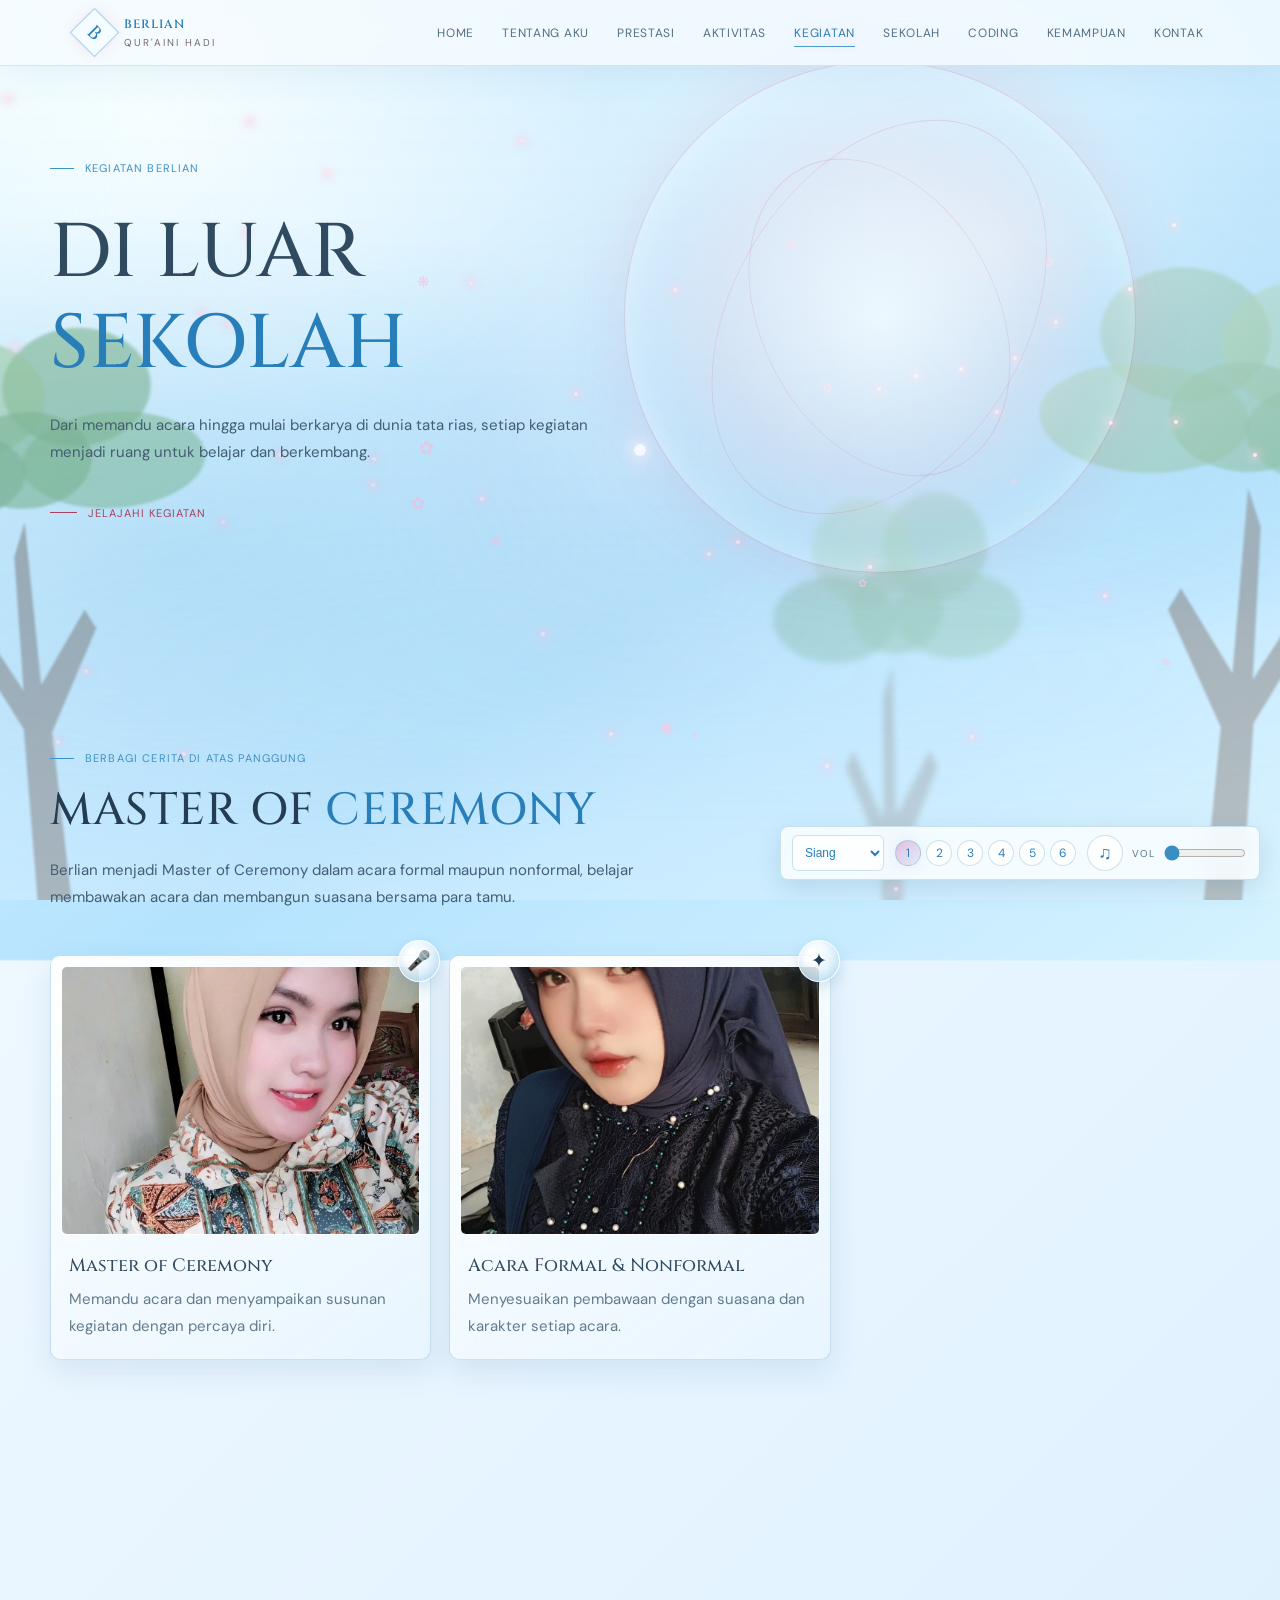
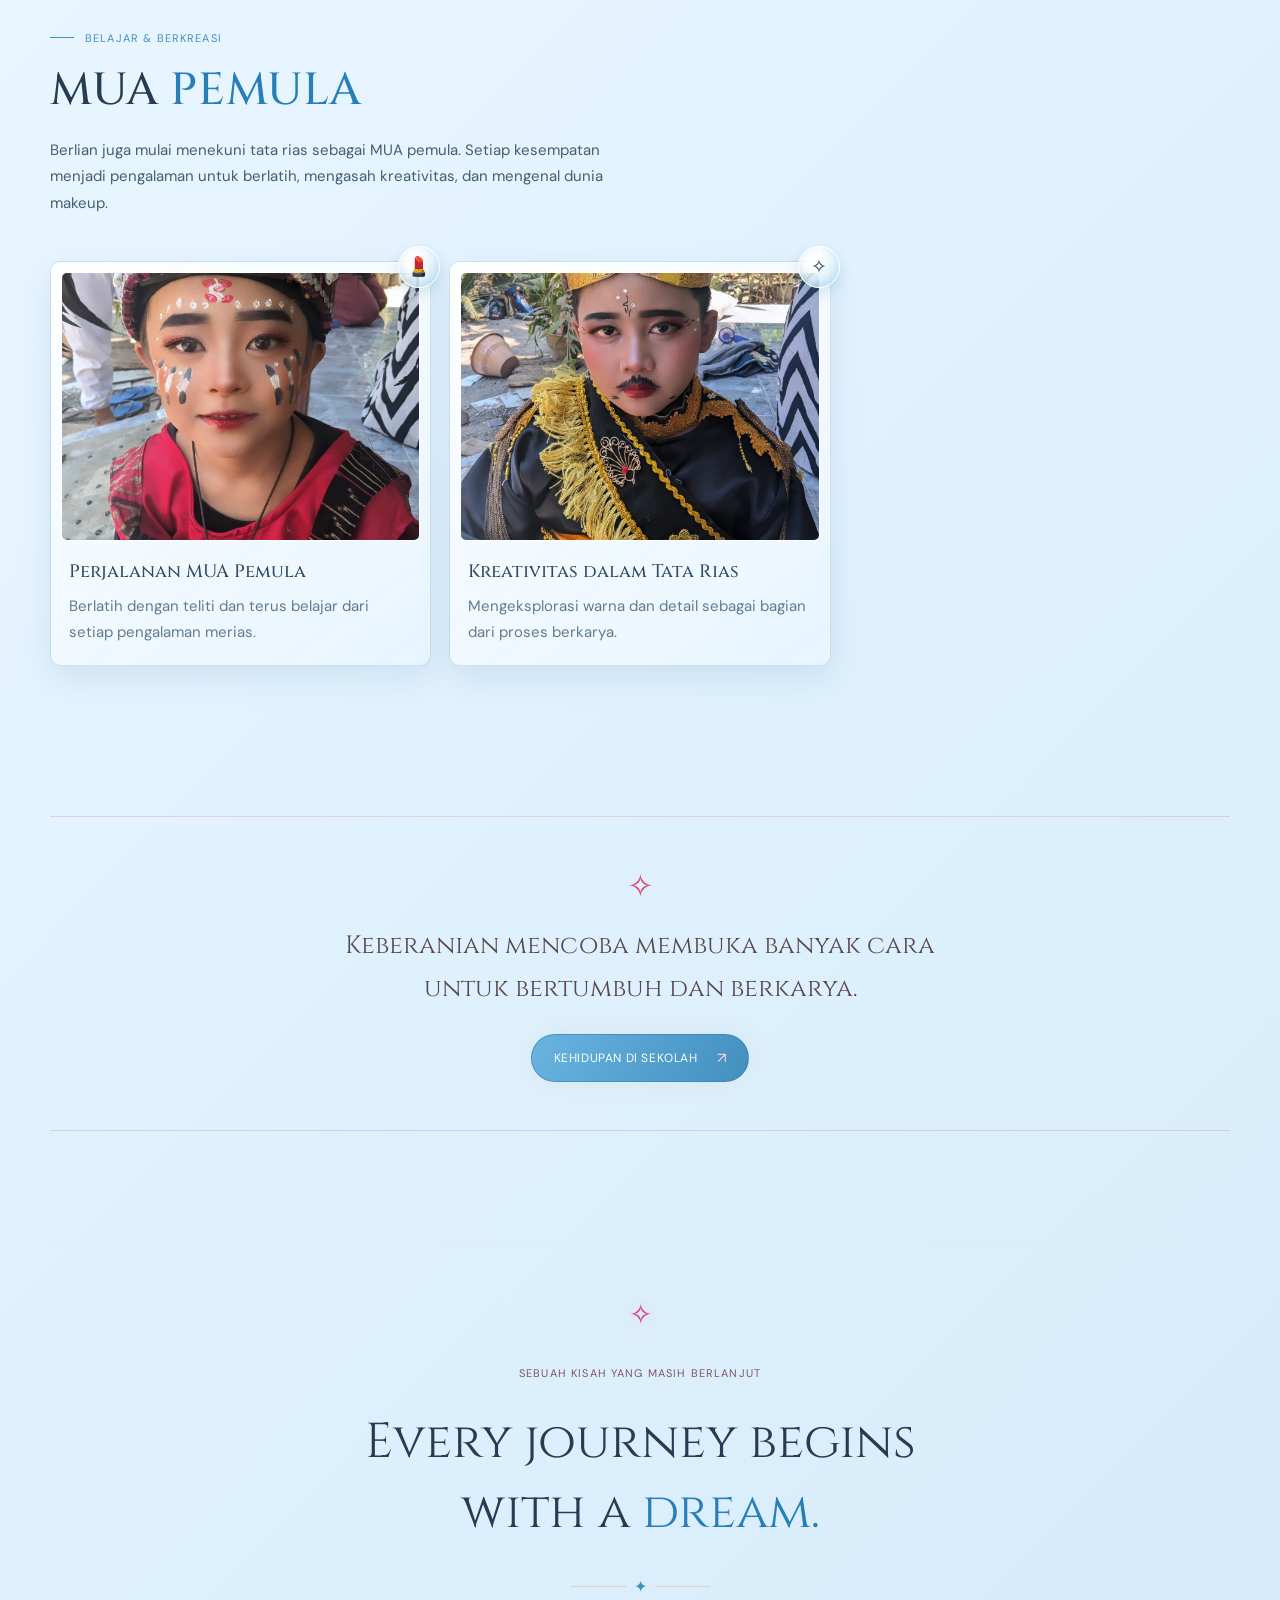
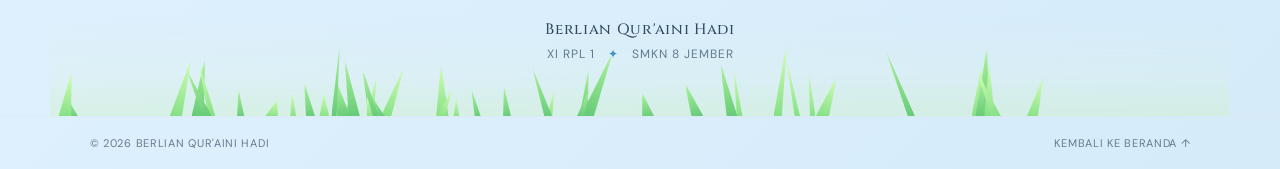
<file: kegiatan.html>
<!doctype html>
<html lang="id">
<head>
  <meta charset="utf-8">
  <meta name="viewport" content="width=device-width, initial-scale=1">
  <meta name="theme-color" content="#eaf6ff">
  <meta name="description" content="Kegiatan Berlian Qur'aini Hadi di luar sekolah sebagai Master of Ceremony dan MUA pemula.">
  <title>Kegiatan Berlian di Luar Sekolah | Berlian Qur'aini Hadi</title>
  <link rel="preconnect" href="https://fonts.googleapis.com">
  <link rel="preconnect" href="https://fonts.gstatic.com" crossorigin>
  <link href="https://fonts.googleapis.com/css2?family=Cinzel:wght@400;500;600;700&family=DM+Sans:wght@400;500;600;700&display=swap" rel="stylesheet">
  <link rel="stylesheet" href="style.css">
  <script src="script.js" defer></script>
</head>
<body>
  <div class="loader" aria-label="Memasuki dunia Berlian" role="status"><div class="loader__portal"><span>✦</span></div><p>ENTERING BERLIAN'S WORLD<span class="loading-dots">...</span></p></div>
  <div class="ambient ambient--cloud" aria-hidden="true"></div>
  <div class="ambient ambient--mist" aria-hidden="true"></div>
  <div class="ambient ambient--glow" aria-hidden="true"></div>
  <div class="forest-backdrop" aria-hidden="true"></div>
  <div class="tree-silhouettes" aria-hidden="true"><span class="shadow-tree shadow-tree--left"></span><span class="shadow-tree shadow-tree--right"></span><span class="shadow-tree shadow-tree--distant"></span></div>
  <div class="cursor-light" aria-hidden="true"></div>
  <div class="particle-field" aria-hidden="true"></div>

  <header class="site-header">
    <a class="brand" href="index.html#home" aria-label="Berlian, kembali ke beranda"><span class="brand__crest">B</span><span class="brand__name">BERLIAN <small>QUR'AINI HADI</small></span></a>
    <button class="menu-toggle" type="button" aria-label="Buka navigasi" aria-expanded="false"><span class="menu-toggle__label">MENU</span><span></span><span></span></button>
    <nav class="main-nav" aria-label="Navigasi utama">
      <a href="index.html#home">HOME</a><a href="index.html#about">TENTANG AKU</a><a href="prestasi.html">PRESTASI</a><a href="aktivitas.html">AKTIVITAS</a><a href="kegiatan.html" aria-current="page">KEGIATAN</a><a href="sekolah.html">SEKOLAH</a><a href="coding.html">CODING</a><a href="index.html#skills">KEMAMPUAN</a><a href="kontak.html">KONTAK</a>
    </nav>
  </header>

  <main class="page-content">
    <section class="detail-hero section-shell">
      <div class="detail-hero__halo" aria-hidden="true"></div>
      <p class="eyebrow"><span></span> KEGIATAN BERLIAN</p>
      <h1>DI LUAR<br><em>SEKOLAH</em></h1>
      <p class="section-intro">Dari memandu acara hingga mulai berkarya di dunia tata rias, setiap kegiatan menjadi ruang untuk belajar dan berkembang.</p>
      <a class="detail-scroll" href="#mc"><span></span> JELAJAHI KEGIATAN</a>
    </section>

    <section class="section-shell section-pad" id="mc">
      <div class="section-heading reveal">
        <p class="eyebrow"><span></span> BERBAGI CERITA DI ATAS PANGGUNG</p>
        <h2>MASTER OF <em>CEREMONY</em></h2>
        <p class="section-intro">Berlian menjadi Master of Ceremony dalam acara formal maupun nonformal, belajar membawakan acara dan membangun suasana bersama para tamu.</p>
      </div>
      <div class="photo-story-gallery">
        <figure class="photo-story-card reveal">
          <span class="photo-story-card__bubble" aria-hidden="true">🎤</span>
          <div class="photo-story-card__image"><img src="foto/mc.jpeg" alt="Berlian menjadi Master of Ceremony" loading="lazy"></div>
          <figcaption><h2>Master of Ceremony</h2><p>Memandu acara dan menyampaikan susunan kegiatan dengan percaya diri.</p></figcaption>
        </figure>
        <figure class="photo-story-card reveal">
          <span class="photo-story-card__bubble" aria-hidden="true">✦</span>
          <div class="photo-story-card__image"><img src="foto/mc%202.jpeg" alt="Berlian membawakan acara di atas panggung" loading="lazy"></div>
          <figcaption><h2>Acara Formal &amp; Nonformal</h2><p>Menyesuaikan pembawaan dengan suasana dan karakter setiap acara.</p></figcaption>
        </figure>
      </div>
    </section>

    <section class="section-shell section-pad" id="makeup">
      <div class="section-heading reveal">
        <p class="eyebrow"><span></span> BELAJAR &amp; BERKREASI</p>
        <h2>MUA <em>PEMULA</em></h2>
        <p class="section-intro">Berlian juga mulai menekuni tata rias sebagai MUA pemula. Setiap kesempatan menjadi pengalaman untuk berlatih, mengasah kreativitas, dan mengenal dunia makeup.</p>
      </div>
      <div class="photo-story-gallery">
        <figure class="photo-story-card reveal">
          <span class="photo-story-card__bubble" aria-hidden="true">💄</span>
          <div class="photo-story-card__image"><img src="foto/mk%202.jpeg" alt="Berlian merias wajah sebagai MUA pemula" loading="lazy"></div>
          <figcaption><h2>Perjalanan MUA Pemula</h2><p>Berlatih dengan teliti dan terus belajar dari setiap pengalaman merias.</p></figcaption>
        </figure>
        <figure class="photo-story-card reveal">
          <span class="photo-story-card__bubble" aria-hidden="true">✧</span>
          <div class="photo-story-card__image"><img src="foto/mk.jpeg" alt="Kreasi makeup Berlian" loading="lazy"></div>
          <figcaption><h2>Kreativitas dalam Tata Rias</h2><p>Mengeksplorasi warna dan detail sebagai bagian dari proses berkarya.</p></figcaption>
        </figure>
      </div>
    </section>

    <section class="detail-quote section-shell reveal">
      <span aria-hidden="true">✧</span>
      <p>Keberanian mencoba membuka banyak cara untuk bertumbuh dan berkarya.</p>
      <a class="button button--gold" href="sekolah.html">KEHIDUPAN DI SEKOLAH <span>↗</span></a>
    </section>
  </main>

  <section class="closing section-shell" aria-label="Penutup">
    <div class="closing-grass" aria-hidden="true"></div>
    <span class="closing__ornament" aria-hidden="true">✧</span>
    <p class="eyebrow">SEBUAH KISAH YANG MASIH BERLANJUT</p>
    <h2>Every journey begins<br>with a <em>dream.</em></h2>
    <div class="closing__rule"><span>✦</span></div>
    <p class="closing__name">Berlian Qur'aini Hadi</p>
    <p class="closing__school">XI RPL 1 <i>✦</i> SMKN 8 JEMBER</p>
  </section>
  <footer class="site-footer"><span>© <span id="year"></span> BERLIAN QUR'AINI HADI</span><a href="index.html#home">KEMBALI KE BERANDA ↑</a></footer>
</body>
</html>
</file>
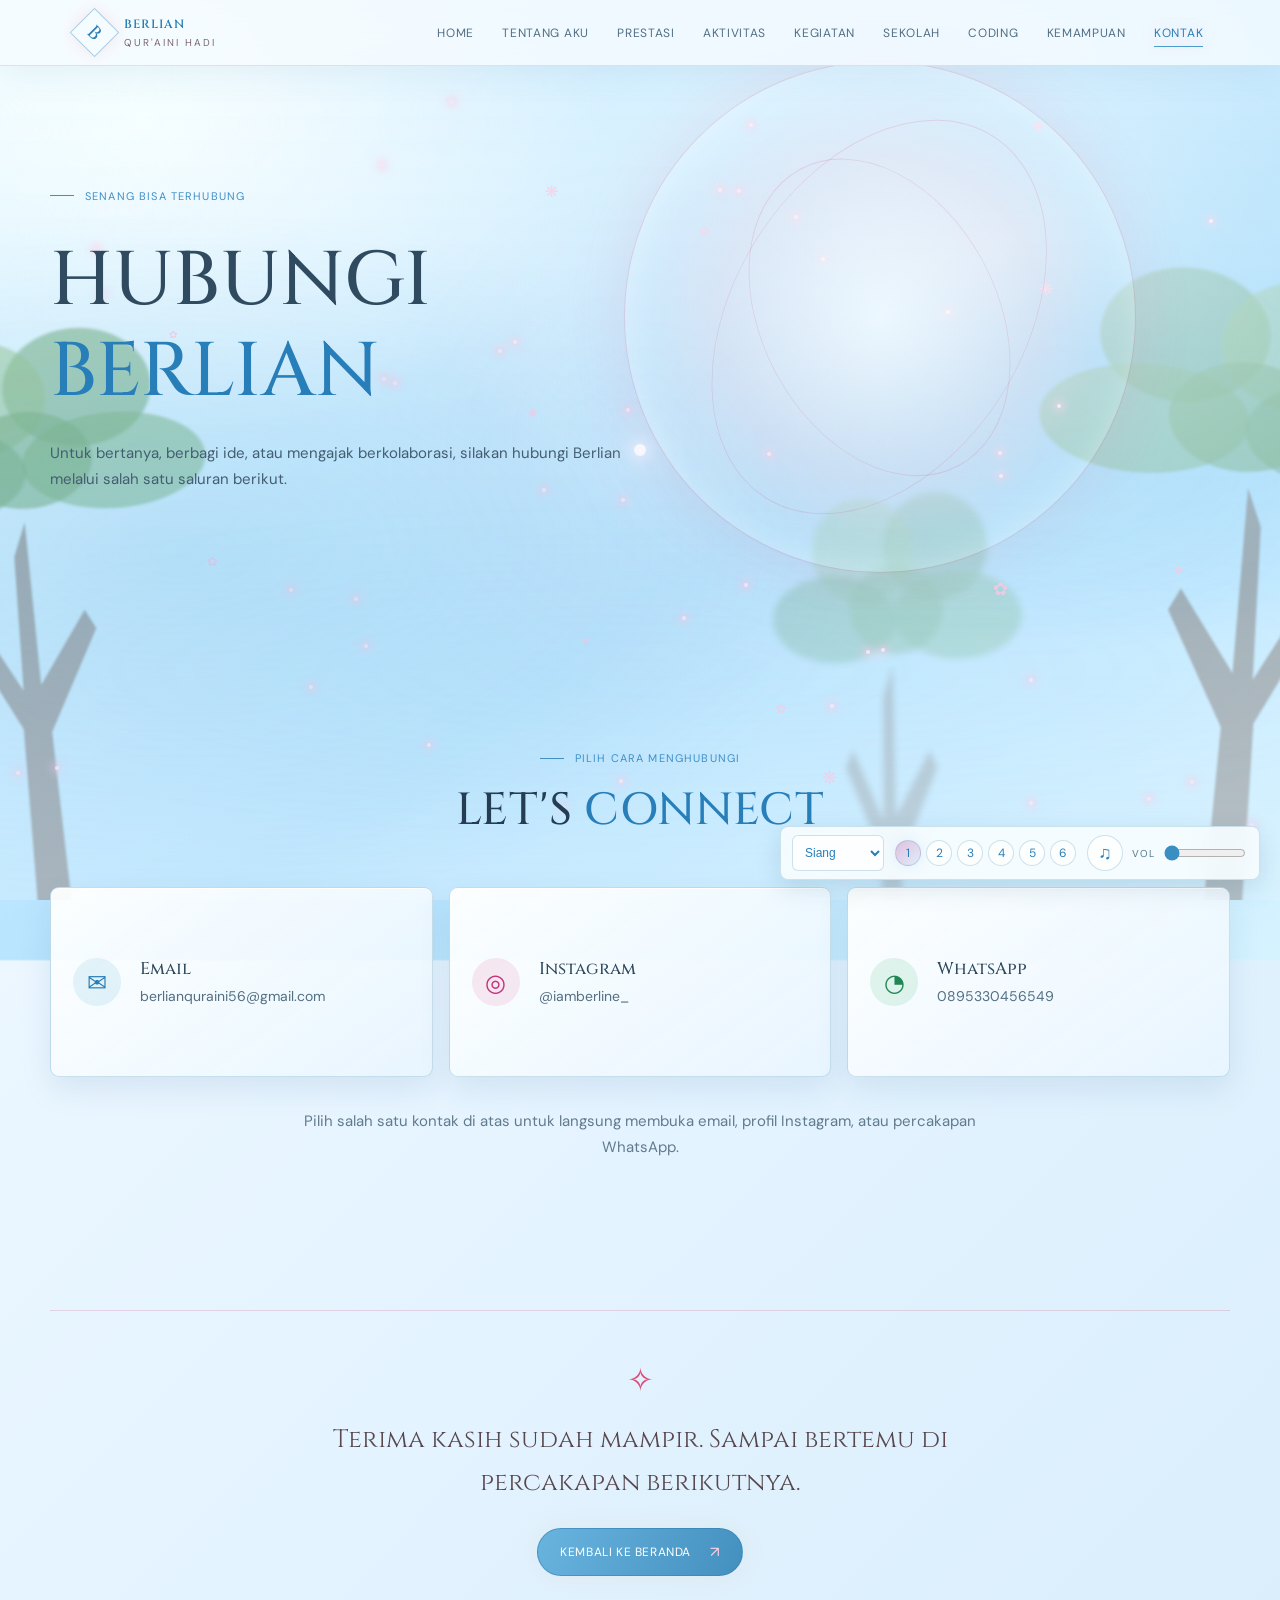
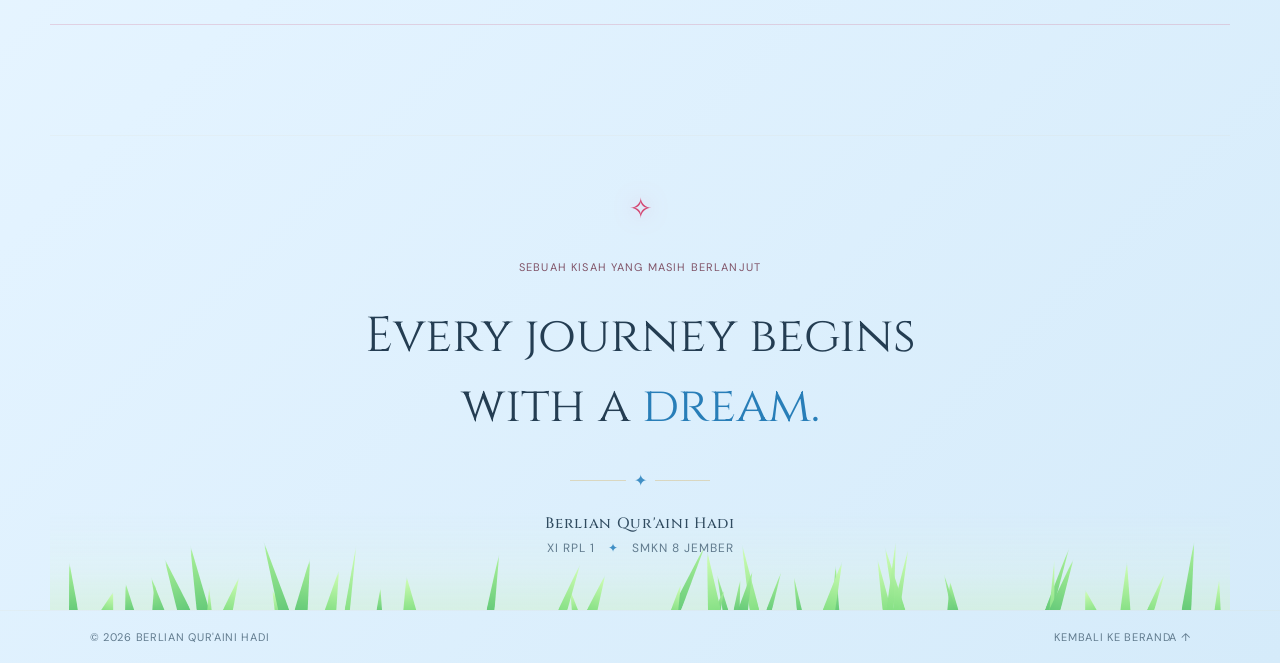
<file: kontak.html>
<!doctype html>
<html lang="id">
<head>
  <meta charset="utf-8">
  <meta name="viewport" content="width=device-width, initial-scale=1">
  <meta name="theme-color" content="#eaf6ff">
  <meta name="description" content="Hubungi Berlian Qur'aini Hadi melalui email, Instagram, atau WhatsApp.">
  <title>Kontak | Berlian Qur'aini Hadi</title>
  <link rel="preconnect" href="https://fonts.googleapis.com">
  <link rel="preconnect" href="https://fonts.gstatic.com" crossorigin>
  <link href="https://fonts.googleapis.com/css2?family=Cinzel:wght@400;500;600;700&family=DM+Sans:wght@400;500;600;700&display=swap" rel="stylesheet">
  <link rel="stylesheet" href="style.css">
  <script src="script.js" defer></script>
</head>
<body>
  <div class="loader" aria-label="Memasuki dunia Berlian" role="status"><div class="loader__portal"><span>✦</span></div><p>ENTERING BERLIAN'S WORLD<span class="loading-dots">...</span></p></div>
  <div class="ambient ambient--cloud" aria-hidden="true"></div>
  <div class="ambient ambient--mist" aria-hidden="true"></div>
  <div class="ambient ambient--glow" aria-hidden="true"></div>
  <div class="forest-backdrop" aria-hidden="true"></div>
  <div class="tree-silhouettes" aria-hidden="true"><span class="shadow-tree shadow-tree--left"></span><span class="shadow-tree shadow-tree--right"></span><span class="shadow-tree shadow-tree--distant"></span></div>
  <div class="cursor-light" aria-hidden="true"></div>
  <div class="particle-field" aria-hidden="true"></div>

  <header class="site-header">
    <a class="brand" href="index.html#home" aria-label="Berlian, kembali ke beranda"><span class="brand__crest">B</span><span class="brand__name">BERLIAN <small>QUR'AINI HADI</small></span></a>
    <button class="menu-toggle" type="button" aria-label="Buka navigasi" aria-expanded="false"><span class="menu-toggle__label">MENU</span><span></span><span></span></button>
    <nav class="main-nav" aria-label="Navigasi utama">
      <a href="index.html#home">HOME</a><a href="index.html#about">TENTANG AKU</a><a href="prestasi.html">PRESTASI</a><a href="aktivitas.html">AKTIVITAS</a><a href="kegiatan.html">KEGIATAN</a><a href="sekolah.html">SEKOLAH</a><a href="coding.html">CODING</a><a href="index.html#skills">KEMAMPUAN</a><a href="kontak.html" aria-current="page">KONTAK</a>
    </nav>
  </header>

  <main class="page-content">
    <section class="detail-hero section-shell">
      <div class="detail-hero__halo" aria-hidden="true"></div>
      <p class="eyebrow"><span></span> SENANG BISA TERHUBUNG</p>
      <h1>HUBUNGI<br><em>BERLIAN</em></h1>
      <p class="section-intro">Untuk bertanya, berbagi ide, atau mengajak berkolaborasi, silakan hubungi Berlian melalui salah satu saluran berikut.</p>
    </section>

    <section class="section-shell section-pad" aria-label="Saluran kontak Berlian">
      <div class="section-heading section-heading--center reveal">
        <p class="eyebrow"><span></span> PILIH CARA MENGHUBUNGI</p>
        <h2>LET'S <em>CONNECT</em></h2>
      </div>
      <div class="contact-options">
        <a class="contact-link reveal" href="mailto:berlianquraini56@gmail.com">
          <span class="contact-link__icon" aria-hidden="true">✉</span>
          <span class="contact-link__copy"><h2>Email</h2><p>berlianquraini56@gmail.com</p></span>
        </a>
        <a class="contact-link reveal" href="https://www.instagram.com/iamberline_/" target="_blank" rel="noopener noreferrer">
          <span class="contact-link__icon" aria-hidden="true">◎</span>
          <span class="contact-link__copy"><h2>Instagram</h2><p>@iamberline_</p></span>
        </a>
        <a class="contact-link reveal" href="https://wa.me/62895330456549" target="_blank" rel="noopener noreferrer">
          <span class="contact-link__icon" aria-hidden="true">◔</span>
          <span class="contact-link__copy"><h2>WhatsApp</h2><p>0895330456549</p></span>
        </a>
      </div>
      <p class="contact-note reveal">Pilih salah satu kontak di atas untuk langsung membuka email, profil Instagram, atau percakapan WhatsApp.</p>
    </section>

    <section class="detail-quote section-shell reveal">
      <span aria-hidden="true">✧</span>
      <p>Terima kasih sudah mampir. Sampai bertemu di percakapan berikutnya.</p>
      <a class="button button--gold" href="index.html#home">KEMBALI KE BERANDA <span>↗</span></a>
    </section>
  </main>

  <section class="closing section-shell" aria-label="Penutup">
    <div class="closing-grass" aria-hidden="true"></div>
    <span class="closing__ornament" aria-hidden="true">✧</span>
    <p class="eyebrow">SEBUAH KISAH YANG MASIH BERLANJUT</p>
    <h2>Every journey begins<br>with a <em>dream.</em></h2>
    <div class="closing__rule"><span>✦</span></div>
    <p class="closing__name">Berlian Qur'aini Hadi</p>
    <p class="closing__school">XI RPL 1 <i>✦</i> SMKN 8 JEMBER</p>
  </section>
  <footer class="site-footer"><span>© <span id="year"></span> BERLIAN QUR'AINI HADI</span><a href="index.html#home">KEMBALI KE BERANDA ↑</a></footer>
</body>
</html>
</file>
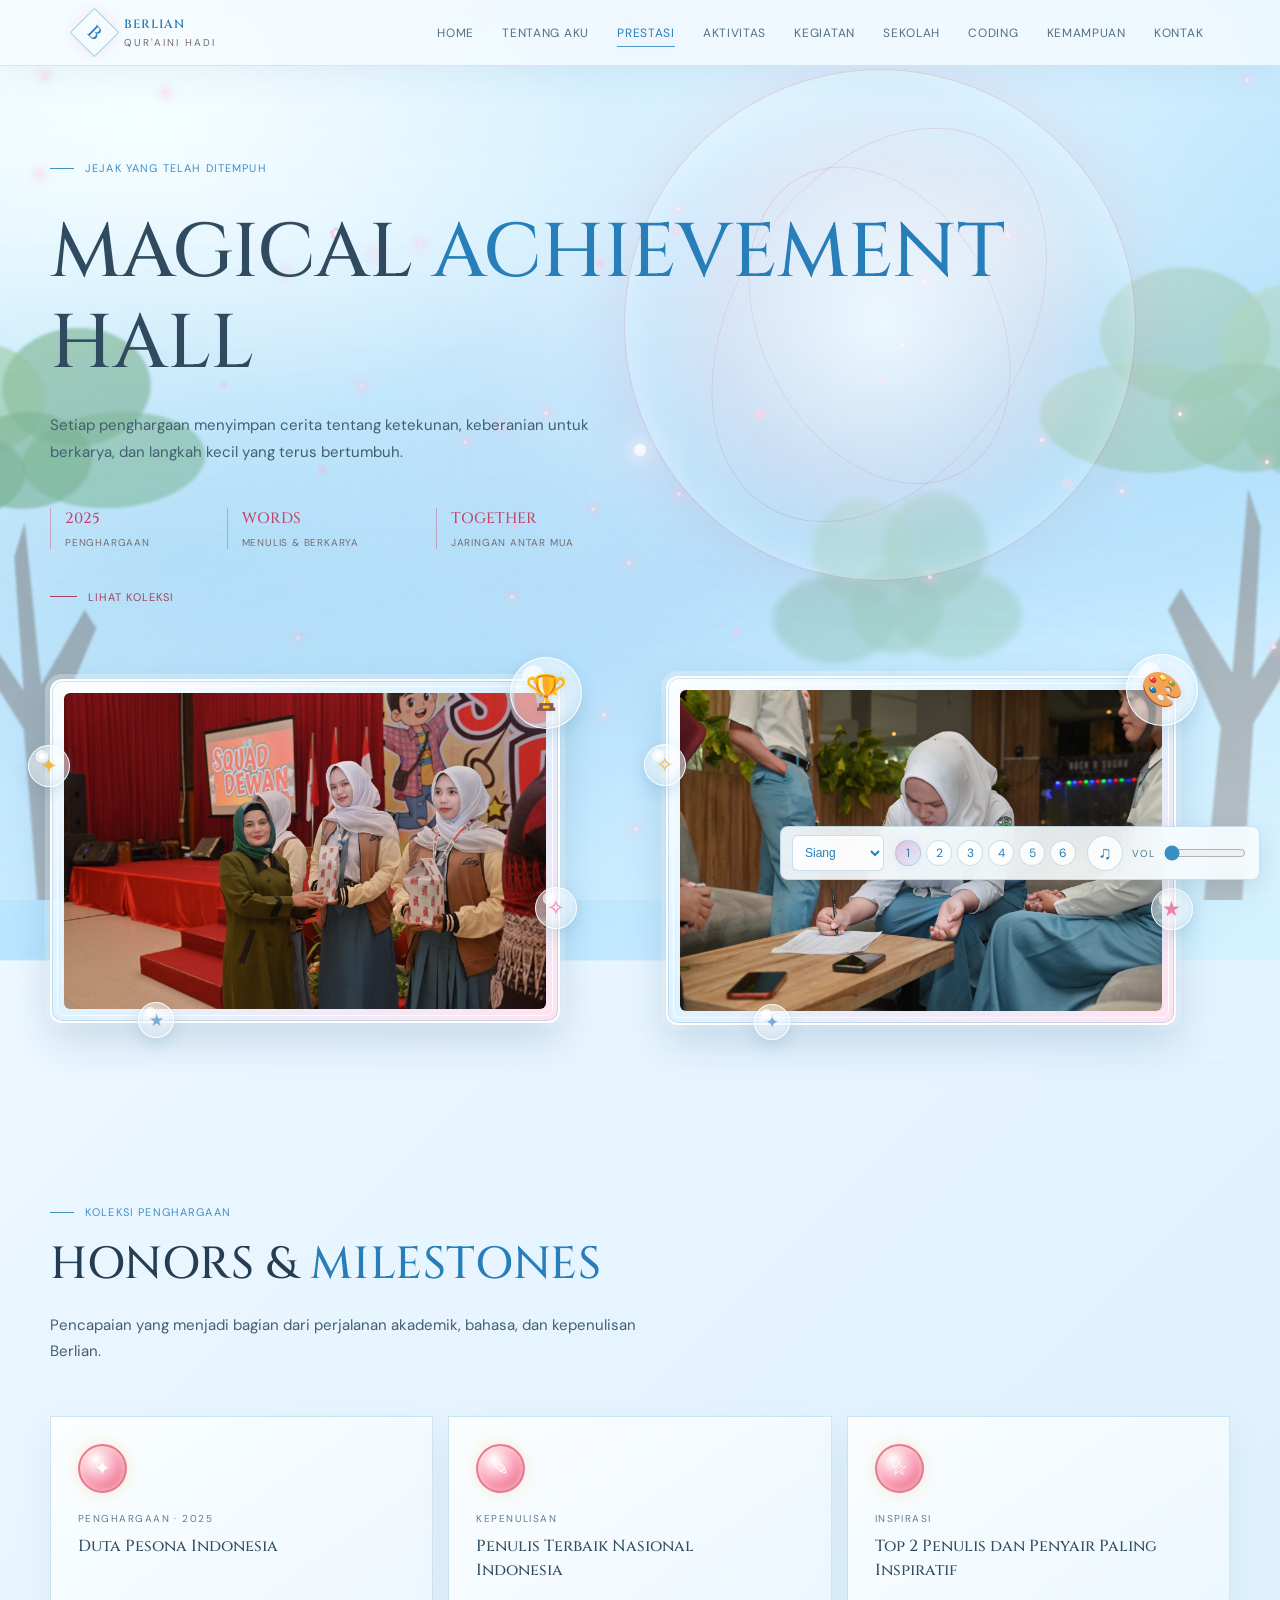
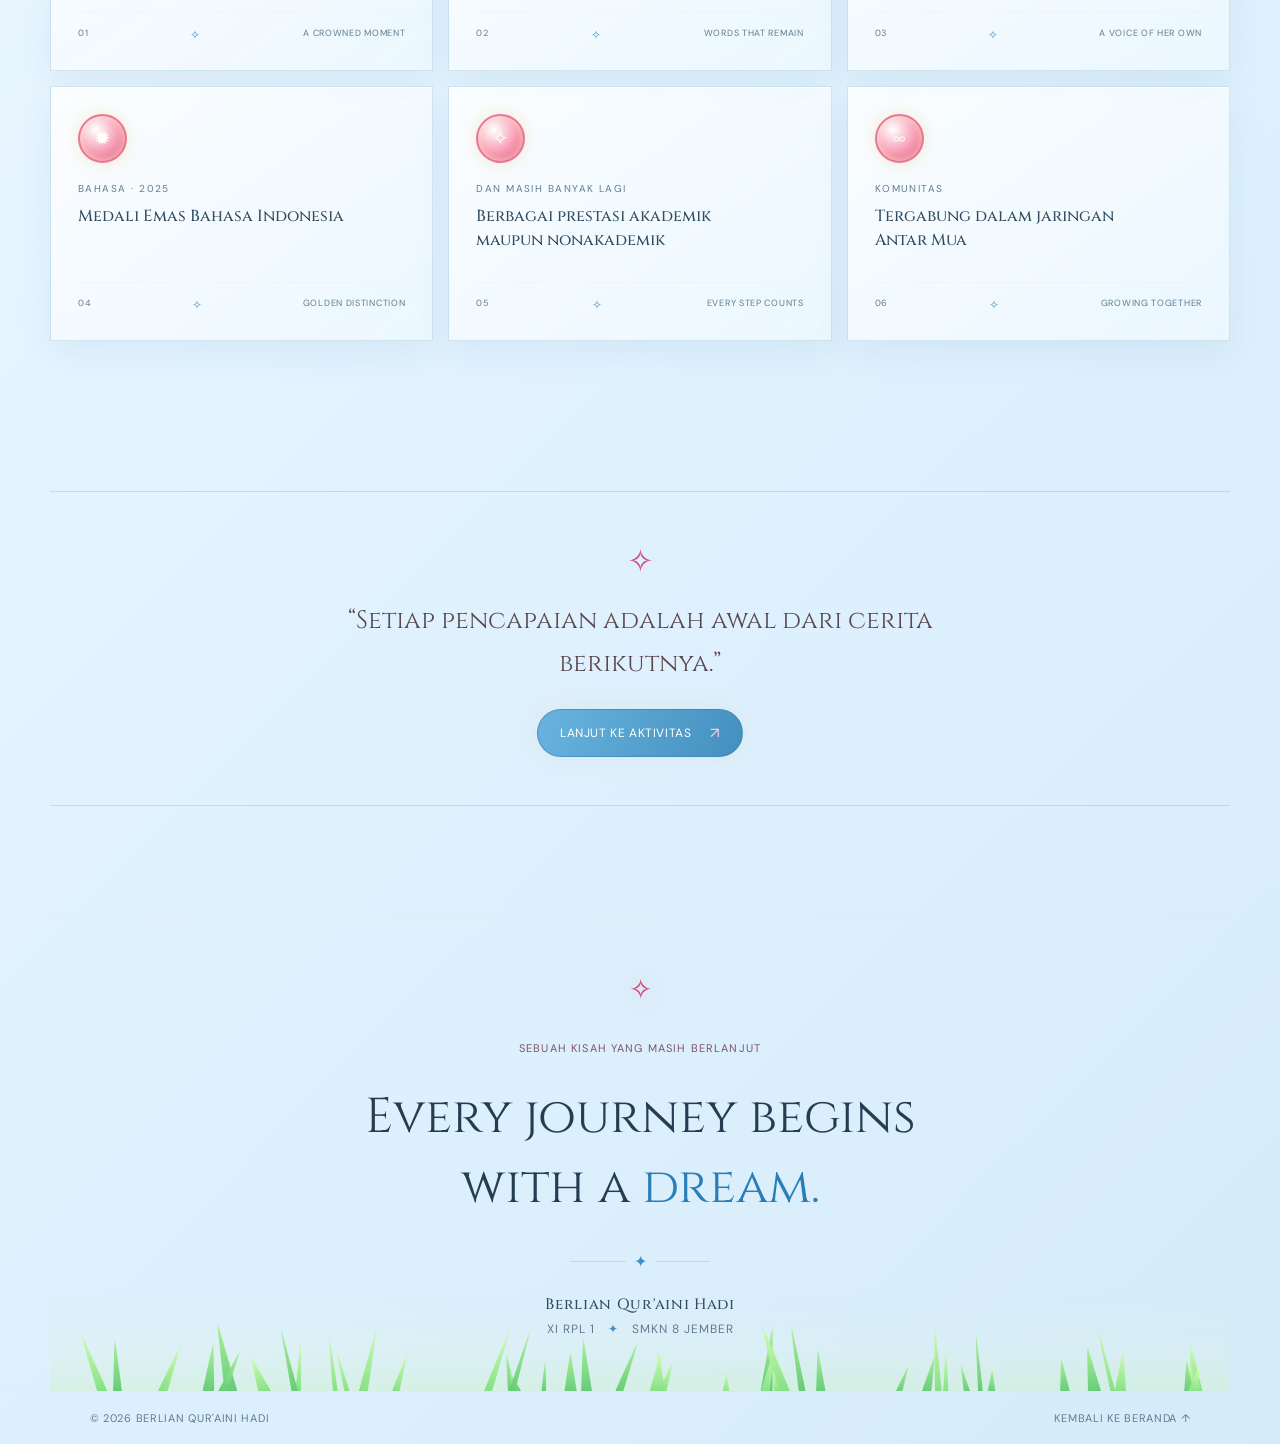
<file: prestasi.html>
<!doctype html>
<html lang="id">
<head>
  <meta charset="utf-8">
  <meta name="viewport" content="width=device-width, initial-scale=1">
  <meta name="theme-color" content="#eaf6ff">
  <meta name="description" content="Prestasi dan perjalanan Berlian Qur'aini Hadi.">
  <title>Prestasi | Berlian Qur'aini Hadi</title>
  <link rel="preconnect" href="https://fonts.googleapis.com">
  <link rel="preconnect" href="https://fonts.gstatic.com" crossorigin>
  <link href="https://fonts.googleapis.com/css2?family=Cinzel:wght@400;500;600;700&family=DM+Sans:wght@400;500;600;700&display=swap" rel="stylesheet">
  <link rel="stylesheet" href="style.css">
  <script src="script.js" defer></script>
</head>
<body>
  <div class="loader" aria-label="Memasuki dunia Berlian" role="status"><div class="loader__portal"><span>✦</span></div><p>ENTERING BERLIAN'S WORLD<span class="loading-dots">...</span></p></div>
  <div class="ambient ambient--cloud" aria-hidden="true"></div>
  <div class="ambient ambient--mist" aria-hidden="true"></div>
  <div class="ambient ambient--glow" aria-hidden="true"></div>
  <div class="forest-backdrop" aria-hidden="true"></div>
  <div class="tree-silhouettes" aria-hidden="true"><span class="shadow-tree shadow-tree--left"></span><span class="shadow-tree shadow-tree--right"></span><span class="shadow-tree shadow-tree--distant"></span></div>
  <div class="cursor-light" aria-hidden="true"></div>
  <div class="particle-field" aria-hidden="true"></div>

  <header class="site-header">
    <a class="brand" href="index.html#home" aria-label="Berlian, kembali ke beranda"><span class="brand__crest">B</span><span class="brand__name">BERLIAN <small>QUR'AINI HADI</small></span></a>
    <button class="menu-toggle" type="button" aria-label="Buka navigasi" aria-expanded="false"><span class="menu-toggle__label">MENU</span><span></span><span></span></button>
    <nav class="main-nav" aria-label="Navigasi utama">
      <a href="index.html#home">HOME</a><a href="index.html#about">TENTANG AKU</a><a href="prestasi.html" aria-current="page">PRESTASI</a><a href="aktivitas.html">AKTIVITAS</a><a href="kegiatan.html">KEGIATAN</a><a href="sekolah.html">SEKOLAH</a><a href="coding.html">CODING</a><a href="index.html#skills">KEMAMPUAN</a><a href="kontak.html">KONTAK</a>
    </nav>
  </header>

  <main class="page-content">
    <section class="detail-hero section-shell">
      <div class="detail-hero__halo" aria-hidden="true"></div>
      <p class="eyebrow"><span></span> JEJAK YANG TELAH DITEMPUH</p>
      <h1>MAGICAL <em>ACHIEVEMENT</em><br>HALL</h1>
      <p class="section-intro">Setiap penghargaan menyimpan cerita tentang ketekunan, keberanian untuk berkarya, dan langkah kecil yang terus bertumbuh.</p>
      <div class="detail-stats">
        <div class="detail-stat reveal"><span>2025</span><small>PENGHARGAAN</small></div>
        <div class="detail-stat reveal"><span>WORDS</span><small>MENULIS &amp; BERKARYA</small></div>
        <div class="detail-stat reveal"><span>TOGETHER</span><small>JARINGAN ANTAR MUA</small></div>
      </div>
      <a class="detail-scroll" href="#honors"><span></span> LIHAT KOLEKSI</a>
    </section>

    <section class="achievement-feature section-shell" aria-label="Galeri foto prestasi dan kreasi">
      <div class="achievement-photo-grid">
        <figure class="achievement-frame reveal">
          <span class="achievement-bubble achievement-bubble--trophy" aria-hidden="true">🏆</span>
          <span class="achievement-bubble achievement-bubble--star achievement-bubble--star-one" aria-hidden="true">✦</span>
          <span class="achievement-bubble achievement-bubble--star achievement-bubble--star-two" aria-hidden="true">✧</span>
          <span class="achievement-bubble achievement-bubble--star achievement-bubble--star-three" aria-hidden="true">★</span>
          <div class="achievement-frame__inner">
            <a href="foto/prestasi.jpeg" target="_blank" rel="noopener noreferrer" aria-label="Buka foto prestasi ukuran penuh">
              <img src="foto/prestasi.jpeg" alt="Dokumentasi prestasi Berlian Qur'aini Hadi">
            </a>
          </div>
        </figure>
        <figure class="achievement-frame reveal">
          <span class="achievement-bubble achievement-bubble--art" aria-hidden="true">🎨</span>
          <span class="achievement-bubble achievement-bubble--star achievement-bubble--star-one" aria-hidden="true">✧</span>
          <span class="achievement-bubble achievement-bubble--star achievement-bubble--star-two" aria-hidden="true">★</span>
          <span class="achievement-bubble achievement-bubble--star achievement-bubble--star-three" aria-hidden="true">✦</span>
          <div class="achievement-frame__inner">
            <a href="foto/kreasi.jpeg" target="_blank" rel="noopener noreferrer" aria-label="Buka foto kreasi ukuran penuh">
              <img src="foto/kreasi.jpeg" alt="Berlian mengikuti kegiatan kreasi bersama teman-teman">
            </a>
          </div>
        </figure>
      </div>
    </section>

    <section class="achievements section-shell section-pad" id="honors">
      <div class="section-heading reveal"><p class="eyebrow"><span></span> KOLEKSI PENGHARGAAN</p><h2>HONORS &amp; <em>MILESTONES</em></h2><p class="section-intro">Pencapaian yang menjadi bagian dari perjalanan akademik, bahasa, dan kepenulisan Berlian.</p></div>
      <div class="achievement-grid">
        <article class="award-card reveal"><span class="award-medal">✦</span><span class="award-card__type">PENGHARGAAN · 2025</span><h3>Duta Pesona Indonesia</h3><span class="award-card__bottom">01 <i>✧</i> A CROWNED MOMENT</span></article>
        <article class="award-card reveal"><span class="award-medal">✎</span><span class="award-card__type">KEPENULISAN</span><h3>Penulis Terbaik Nasional Indonesia</h3><span class="award-card__bottom">02 <i>✧</i> WORDS THAT REMAIN</span></article>
        <article class="award-card reveal"><span class="award-medal">☆</span><span class="award-card__type">INSPIRASI</span><h3>Top 2 Penulis dan Penyair Paling Inspiratif</h3><span class="award-card__bottom">03 <i>✧</i> A VOICE OF HER OWN</span></article>
        <article class="award-card reveal"><span class="award-medal">✹</span><span class="award-card__type">BAHASA · 2025</span><h3>Medali Emas Bahasa Indonesia</h3><span class="award-card__bottom">04 <i>✧</i> GOLDEN DISTINCTION</span></article>
        <article class="award-card reveal"><span class="award-medal">✧</span><span class="award-card__type">DAN MASIH BANYAK LAGI</span><h3>Berbagai prestasi akademik maupun nonakademik</h3><span class="award-card__bottom">05 <i>✧</i> EVERY STEP COUNTS</span></article>
        <article class="award-card reveal"><span class="award-medal">∞</span><span class="award-card__type">KOMUNITAS</span><h3>Tergabung dalam jaringan Antar Mua</h3><span class="award-card__bottom">06 <i>✧</i> GROWING TOGETHER</span></article>
      </div>
    </section>

    <section class="detail-quote section-shell reveal">
      <span aria-hidden="true">✧</span>
      <p>“Setiap pencapaian adalah awal dari cerita berikutnya.”</p>
      <a class="button button--gold" href="aktivitas.html">LANJUT KE AKTIVITAS <span>↗</span></a>
    </section>
  </main>

  <section class="closing section-shell" aria-label="Penutup">
    <div class="closing-grass" aria-hidden="true"></div>
    <span class="closing__ornament" aria-hidden="true">✧</span>
    <p class="eyebrow">SEBUAH KISAH YANG MASIH BERLANJUT</p>
    <h2>Every journey begins<br>with a <em>dream.</em></h2>
    <div class="closing__rule"><span>✦</span></div>
    <p class="closing__name">Berlian Qur'aini Hadi</p>
    <p class="closing__school">XI RPL 1 <i>✦</i> SMKN 8 JEMBER</p>
  </section>
  <footer class="site-footer"><span>© <span id="year"></span> BERLIAN QUR'AINI HADI</span><a href="index.html#home">KEMBALI KE BERANDA ↑</a></footer>
</body>
</html>
</file>
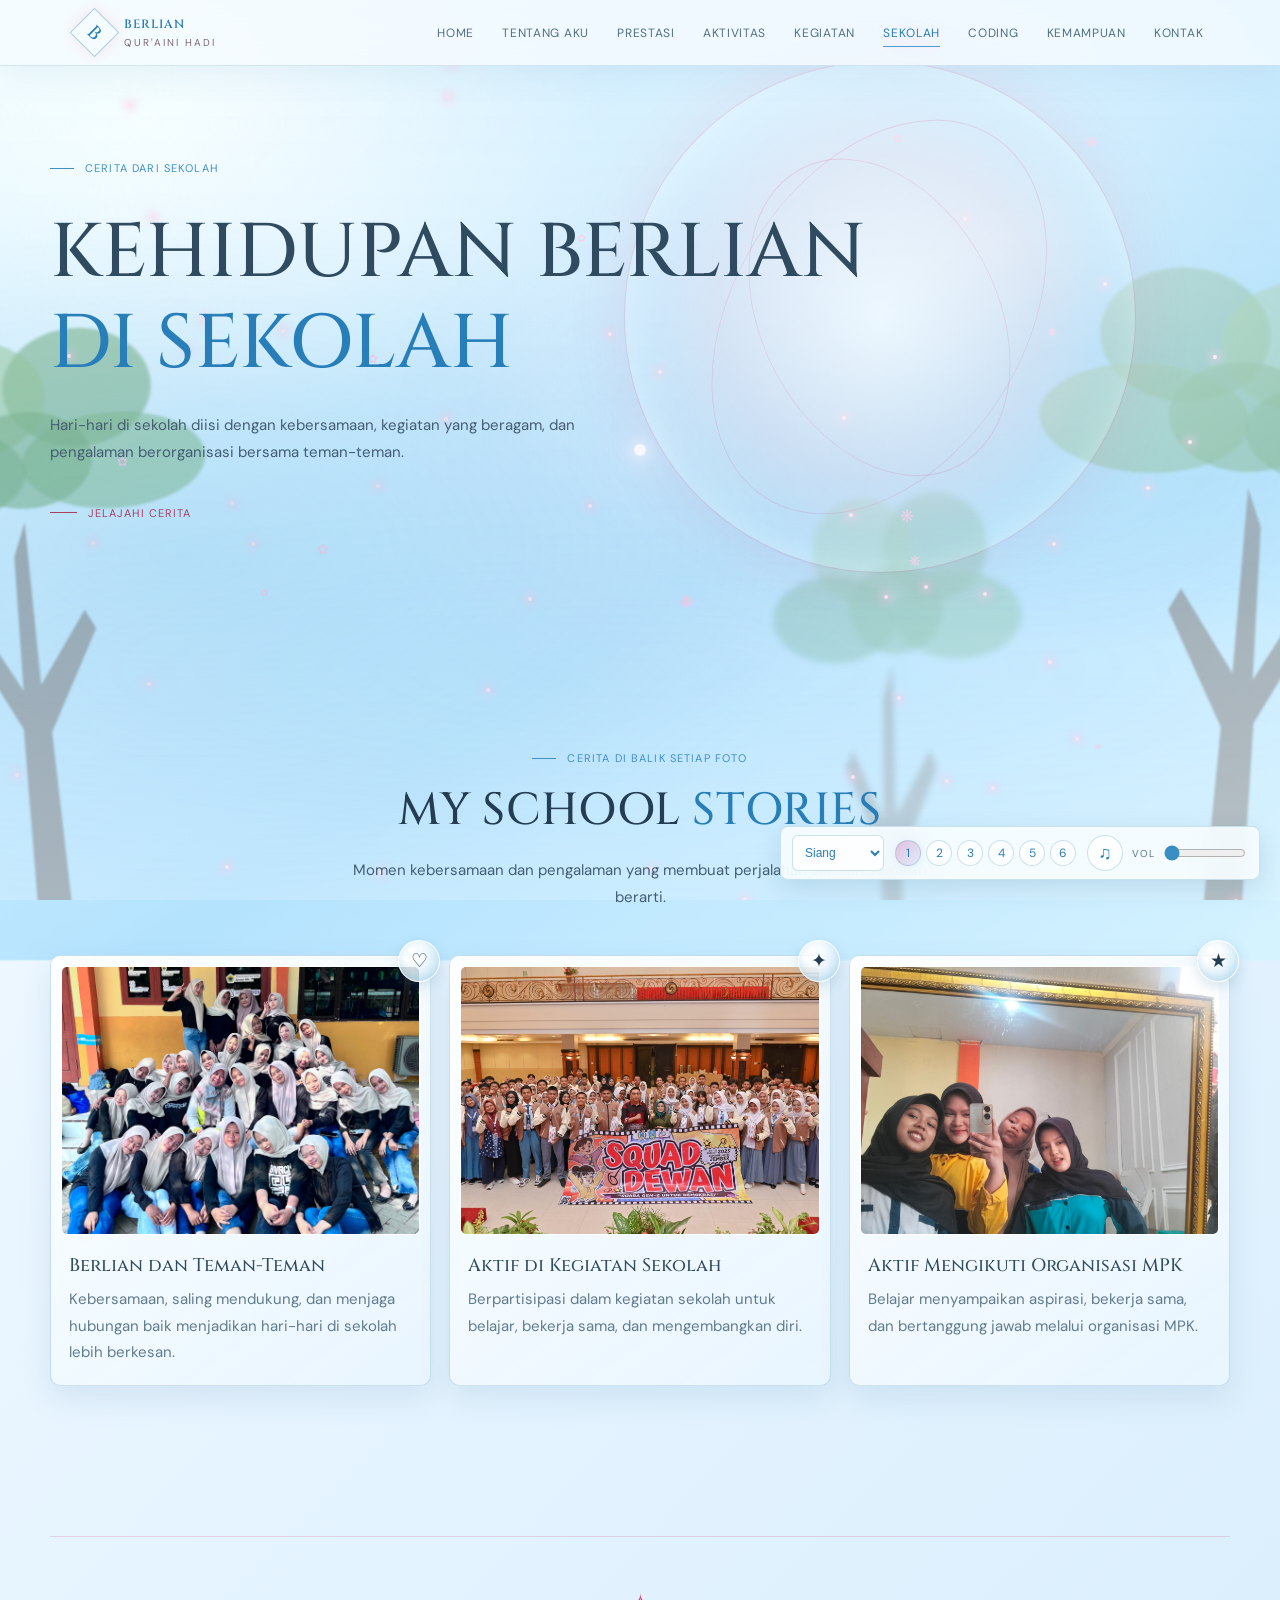
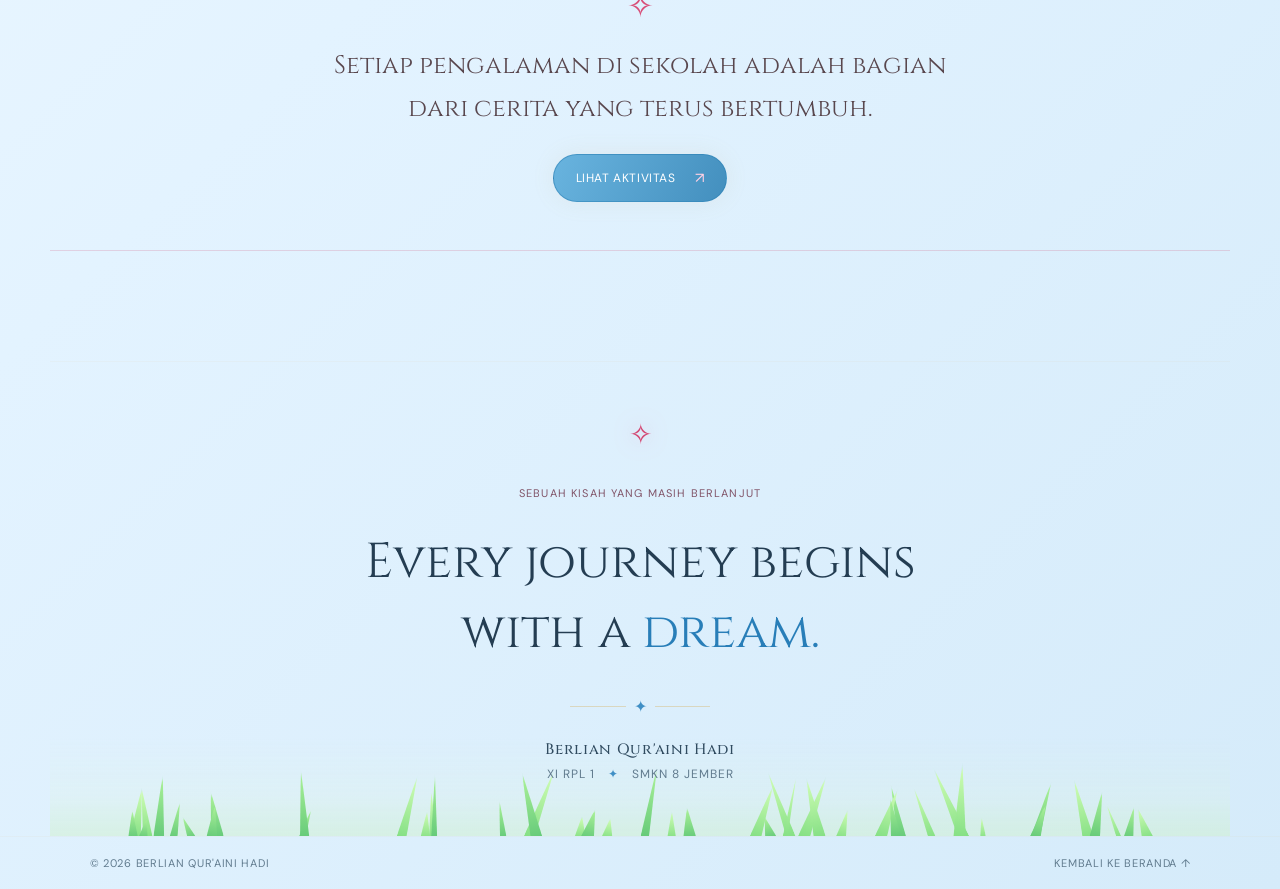
<file: sekolah.html>
<!doctype html>
<html lang="id">
<head>
  <meta charset="utf-8">
  <meta name="viewport" content="width=device-width, initial-scale=1">
  <meta name="theme-color" content="#eaf6ff">
  <meta name="description" content="Kehidupan Berlian Qur'aini Hadi bersama teman, kegiatan sekolah, dan organisasi MPK.">
  <title>Kehidupan di Sekolah | Berlian Qur'aini Hadi</title>
  <link rel="preconnect" href="https://fonts.googleapis.com">
  <link rel="preconnect" href="https://fonts.gstatic.com" crossorigin>
  <link href="https://fonts.googleapis.com/css2?family=Cinzel:wght@400;500;600;700&family=DM+Sans:wght@400;500;600;700&display=swap" rel="stylesheet">
  <link rel="stylesheet" href="style.css">
  <script src="script.js" defer></script>
</head>
<body>
  <div class="loader" aria-label="Memasuki dunia Berlian" role="status"><div class="loader__portal"><span>✦</span></div><p>ENTERING BERLIAN'S WORLD<span class="loading-dots">...</span></p></div>
  <div class="ambient ambient--cloud" aria-hidden="true"></div>
  <div class="ambient ambient--mist" aria-hidden="true"></div>
  <div class="ambient ambient--glow" aria-hidden="true"></div>
  <div class="forest-backdrop" aria-hidden="true"></div>
  <div class="tree-silhouettes" aria-hidden="true"><span class="shadow-tree shadow-tree--left"></span><span class="shadow-tree shadow-tree--right"></span><span class="shadow-tree shadow-tree--distant"></span></div>
  <div class="cursor-light" aria-hidden="true"></div>
  <div class="particle-field" aria-hidden="true"></div>

  <header class="site-header">
    <a class="brand" href="index.html#home" aria-label="Berlian, kembali ke beranda"><span class="brand__crest">B</span><span class="brand__name">BERLIAN <small>QUR'AINI HADI</small></span></a>
    <button class="menu-toggle" type="button" aria-label="Buka navigasi" aria-expanded="false"><span class="menu-toggle__label">MENU</span><span></span><span></span></button>
    <nav class="main-nav" aria-label="Navigasi utama">
      <a href="index.html#home">HOME</a><a href="index.html#about">TENTANG AKU</a><a href="prestasi.html">PRESTASI</a><a href="aktivitas.html">AKTIVITAS</a><a href="kegiatan.html">KEGIATAN</a><a href="sekolah.html" aria-current="page">SEKOLAH</a><a href="coding.html">CODING</a><a href="index.html#skills">KEMAMPUAN</a><a href="kontak.html">KONTAK</a>
    </nav>
  </header>

  <main class="page-content">
    <section class="detail-hero section-shell">
      <div class="detail-hero__halo" aria-hidden="true"></div>
      <p class="eyebrow"><span></span> CERITA DARI SEKOLAH</p>
      <h1>KEHIDUPAN BERLIAN<br><em>DI SEKOLAH</em></h1>
      <p class="section-intro">Hari-hari di sekolah diisi dengan kebersamaan, kegiatan yang beragam, dan pengalaman berorganisasi bersama teman-teman.</p>
      <a class="detail-scroll" href="#school-life"><span></span> JELAJAHI CERITA</a>
    </section>

    <section class="section-shell section-pad" id="school-life">
      <div class="section-heading section-heading--center reveal">
        <p class="eyebrow"><span></span> CERITA DI BALIK SETIAP FOTO</p>
        <h2>MY SCHOOL <em>STORIES</em></h2>
        <p class="section-intro">Momen kebersamaan dan pengalaman yang membuat perjalanan sekolah semakin berarti.</p>
      </div>
      <div class="photo-story-gallery">
        <figure class="photo-story-card reveal">
          <span class="photo-story-card__bubble" aria-hidden="true">♡</span>
          <div class="photo-story-card__image"><img src="foto/sekolah.jpeg" alt="Berlian bersama teman-teman di sekolah" loading="lazy"></div>
          <figcaption><h2>Berlian dan Teman-Teman</h2><p>Kebersamaan, saling mendukung, dan menjaga hubungan baik menjadikan hari-hari di sekolah lebih berkesan.</p></figcaption>
        </figure>
        <figure class="photo-story-card reveal">
          <span class="photo-story-card__bubble" aria-hidden="true">✦</span>
          <div class="photo-story-card__image"><img src="foto/sekolah2.jpeg" alt="Berlian aktif dalam kegiatan sekolah" loading="lazy"></div>
          <figcaption><h2>Aktif di Kegiatan Sekolah</h2><p>Berpartisipasi dalam kegiatan sekolah untuk belajar, bekerja sama, dan mengembangkan diri.</p></figcaption>
        </figure>
        <figure class="photo-story-card reveal">
          <span class="photo-story-card__bubble" aria-hidden="true">★</span>
          <div class="photo-story-card__image"><img src="foto/sekolah%203.jpeg" alt="Berlian mengikuti kegiatan organisasi MPK" loading="lazy"></div>
          <figcaption><h2>Aktif Mengikuti Organisasi MPK</h2><p>Belajar menyampaikan aspirasi, bekerja sama, dan bertanggung jawab melalui organisasi MPK.</p></figcaption>
        </figure>
      </div>
    </section>

    <section class="detail-quote section-shell reveal">
      <span aria-hidden="true">✧</span>
      <p>Setiap pengalaman di sekolah adalah bagian dari cerita yang terus bertumbuh.</p>
      <a class="button button--gold" href="aktivitas.html">LIHAT AKTIVITAS <span>↗</span></a>
    </section>
  </main>

  <section class="closing section-shell" aria-label="Penutup">
    <div class="closing-grass" aria-hidden="true"></div>
    <span class="closing__ornament" aria-hidden="true">✧</span>
    <p class="eyebrow">SEBUAH KISAH YANG MASIH BERLANJUT</p>
    <h2>Every journey begins<br>with a <em>dream.</em></h2>
    <div class="closing__rule"><span>✦</span></div>
    <p class="closing__name">Berlian Qur'aini Hadi</p>
    <p class="closing__school">XI RPL 1 <i>✦</i> SMKN 8 JEMBER</p>
  </section>
  <footer class="site-footer"><span>© <span id="year"></span> BERLIAN QUR'AINI HADI</span><a href="index.html#home">KEMBALI KE BERANDA ↑</a></footer>
</body>
</html>
</file>
<file: style.css>
@import url('https://fonts.googleapis.com/css2?family=Cinzel:wght@400;500;600;700&family=DM+Sans:wght@400;500;600;700&display=swap');

:root {
  color-scheme: light;
  --forest: #fff0f4;
  --forest-deep: #fbe7ed;
  --green: #fff3f6;
  --teal: #ffe9ef;
  --gold: #e97d9c;
  --gold-light: #cc4770;
  --lavender: #e8aec1;
  --ivory: #453c40;
  --muted: #786c70;
  --serif: 'Cinzel', Georgia, serif;
  --sans: 'DM Sans', sans-serif;
  --pointer-x: 50vw;
  --pointer-y: 50vh;
}

* { box-sizing: border-box; }
html { scroll-behavior: smooth; scroll-padding-top: 96px; overflow-x: clip; }
body { margin: 0; min-width: 320px; background: var(--forest-deep); color: var(--ivory); font-family: var(--sans); overflow-x: hidden; }
body::after { position: fixed; inset: 0; z-index: -1; content: ''; background: radial-gradient(ellipse at 78% 27%, rgba(255, 255, 255, .42), transparent 41%), radial-gradient(ellipse at 14% 62%, rgba(246, 173, 194, .19), transparent 44%), linear-gradient(180deg, rgba(255, 250, 251, .08), rgba(255, 239, 244, .48) 60%, rgba(255, 241, 245, .84)); pointer-events: none; }
a { color: inherit; text-decoration: none; }
button, input { font: inherit; }
::selection { color: #452936; background: #f5bdcc; }
.visually-hidden { position: absolute; width: 1px; height: 1px; overflow: hidden; clip: rect(0, 0, 0, 0); white-space: nowrap; clip-path: inset(50%); }

.forest-backdrop { position: fixed; inset: -4%; z-index: -3; background: linear-gradient(180deg, rgba(255, 238, 245, .14), rgba(255, 235, 243, .34) 55%, rgba(255, 240, 245, .74)), url('https://www.shutterstock.com/image-vector/abstract-background-pink-soft-gradients-260nw-2473787735.jpg') center / cover no-repeat; transform: translate3d(0, var(--parallax-y, 0), 0) scale(1.05); will-change: transform; }
.royal-backdrop { position: fixed; inset: 0; z-index: -4; overflow: hidden; pointer-events: none; }
.royal-backdrop::before { position: absolute; inset: 12% 8% -8% 8%; border-radius: 42% 42% 0 0 / 20% 20% 0 0; background: linear-gradient(180deg, rgba(255, 214, 229, .12), rgba(196, 150, 166, .18) 38%, rgba(120, 98, 94, .14) 100%); content: ''; }
.royal-backdrop__castle { position: absolute; right: 12%; bottom: 14%; left: 12%; height: 34vh; opacity: .42; background: linear-gradient(180deg, rgba(85, 74, 89, .08), rgba(65, 47, 54, .22)); clip-path: polygon(0 100%, 0 48%, 12% 48%, 12% 26%, 23% 26%, 23% 48%, 38% 48%, 38% 19%, 52% 19%, 52% 48%, 68% 48%, 68% 26%, 80% 26%, 80% 48%, 100% 48%, 100% 100%); filter: blur(2px); }
.royal-backdrop__tower { position: absolute; bottom: 14%; width: 9vw; max-width: 132px; height: 22vh; max-height: 220px; border-radius: 24% 24% 14% 14%; background: linear-gradient(180deg, rgba(113, 83, 66, .36), rgba(82, 62, 58, .1)); opacity: .42; filter: blur(1.5px); }
.royal-backdrop__tower--left { left: 18%; }
.royal-backdrop__tower--right { right: 18%; }
.royal-backdrop__flower { position: absolute; bottom: 12vh; color: rgba(246, 184, 207, .78); font-size: clamp(20px, 2vw, 32px); filter: blur(.4px); animation: bloom-sway 8s ease-in-out infinite alternate; text-shadow: 0 0 15px rgba(255, 255, 255, .5); }
.royal-backdrop__flower--one { left: 18%; bottom: 14vh; animation-delay: -.8s; }
.royal-backdrop__flower--two { left: 38%; bottom: 10vh; font-size: clamp(22px, 2.3vw, 36px); animation-delay: -2.2s; }
.royal-backdrop__flower--three { right: 36%; bottom: 12vh; animation-delay: -4.1s; }
.royal-backdrop__flower--four { right: 16%; bottom: 15vh; font-size: clamp(18px, 1.8vw, 28px); animation-delay: -5.5s; }
.tree-silhouettes { position: fixed; inset: 0; z-index: -2; overflow: hidden; pointer-events: none; }
.shadow-tree { position: absolute; bottom: -7vh; width: clamp(150px, 20vw, 290px); height: 72vh; opacity: .82; filter: blur(.8px); }
.shadow-tree::before { position: absolute; top: 0; left: -28%; width: 156%; height: 43%; border-radius: 48%; background: radial-gradient(ellipse at 50% 52%, rgba(94, 157, 93, .62) 0 23%, transparent 24%), radial-gradient(ellipse at 28% 56%, rgba(74, 143, 83, .54) 0 21%, transparent 22%), radial-gradient(ellipse at 72% 54%, rgba(99, 164, 96, .57) 0 22%, transparent 23%), radial-gradient(ellipse at 38% 29%, rgba(126, 180, 105, .52) 0 20%, transparent 21%), radial-gradient(ellipse at 64% 27%, rgba(81, 148, 83, .56) 0 20%, transparent 21%); content: ''; }
.shadow-tree::after { position: absolute; right: 0; bottom: 0; left: 0; height: 74%; background: rgba(92, 65, 50, .55); clip-path: polygon(43% 100%, 42% 51%, 22% 31%, 26% 27%, 43% 43%, 43% 15%, 48% 8%, 50% 42%, 69% 27%, 73% 31%, 53% 52%, 57% 100%); content: ''; }
.shadow-tree--left { left: -7vw; transform: rotate(-4deg); }
.shadow-tree--right { right: -8vw; bottom: -10vh; width: clamp(170px, 23vw, 330px); height: 82vh; opacity: .72; transform: scaleX(-1) rotate(-3deg); }
.shadow-tree--distant { right: 23%; bottom: -19vh; width: clamp(110px, 14vw, 200px); height: 66vh; opacity: .44; filter: blur(3px); }
.ambient { position: fixed; pointer-events: none; z-index: -2; }
.ambient--cloud { inset: 0; opacity: .54; background: radial-gradient(ellipse at 28% 23%, rgba(255, 183, 208, .2), transparent 26%), radial-gradient(ellipse at 77% 50%, rgba(237, 160, 185, .17), transparent 30%); filter: blur(31px); animation: cloud-drift 25s ease-in-out infinite alternate; }
.ambient--mist { left: -15%; right: -15%; bottom: 8%; height: 35vh; opacity: .29; background: radial-gradient(ellipse, rgba(241, 169, 192, .21), transparent 70%); filter: blur(30px); animation: mist-drift 18s ease-in-out infinite alternate; }
.ambient--glow { width: 37rem; height: 37rem; left: var(--pointer-x); top: var(--pointer-y); z-index: -1; opacity: .2; transform: translate(-50%, -50%); background: radial-gradient(circle, rgba(255, 203, 226, .38), rgba(237, 160, 185, .16) 35%, transparent 70%); pointer-events: none; }
.cursor-light { position: fixed; width: 12px; height: 12px; left: var(--pointer-x); top: var(--pointer-y); z-index: 20; border-radius: 50%; background: rgba(255, 218, 234, .88); box-shadow: 0 0 12px 4px rgba(255, 200, 224, .47), 0 0 38px 11px rgba(242, 149, 183, .28); transform: translate(-50%, -50%); pointer-events: none; mix-blend-mode: screen; }
.particle-field { position: fixed; inset: 0; z-index: -1; overflow: hidden; pointer-events: none; }
.firefly, .falling-leaf, .falling-flower, .floating-petal, .sparkle, .background-cloud, .falling-sparkle { position: absolute; pointer-events: none; }
.background-cloud { left: -35%; width: var(--cloud-width); aspect-ratio: 3.6; border-radius: 50%; background: radial-gradient(ellipse, rgba(255, 255, 255, .48), rgba(255, 231, 239, .24) 48%, transparent 74%); filter: blur(9px); animation: background-cloud-drift var(--duration) linear infinite; animation-delay: var(--delay); }
.firefly { width: 4px; height: 4px; border-radius: 50%; background: #ffe2ef; box-shadow: 0 0 10px 3px rgba(255, 194, 224, .7); animation: firefly-drift var(--duration) ease-in-out infinite alternate; }
.falling-leaf { top: -10%; color: rgba(103, 173, 111, .9); font-size: var(--size); text-shadow: 0 1px 8px rgba(255, 255, 255, .88), 0 0 12px rgba(123, 202, 132, .38); animation: leaf-fall var(--duration) ease-in-out infinite; animation-delay: var(--delay); }
.falling-flower { top: -12%; color: rgba(221, 83, 127, .77); font-size: var(--size); text-shadow: 0 0 13px rgba(255, 255, 255, .88), 0 0 19px rgba(244, 138, 170, .6); animation: flower-fall var(--duration) linear infinite; animation-delay: var(--delay); }
.floating-petal { color: rgba(255, 190, 223, .78); font-size: var(--size); animation: petal-float var(--duration) ease-in-out infinite alternate; }
.sparkle { color: rgba(255, 223, 239, .88); animation: sparkle 3s ease-in-out infinite; }
.falling-sparkle { top: -8%; color: rgba(255, 255, 255, .94); text-shadow: 0 0 9px rgba(238, 105, 150, .72); animation: sparkle-fall var(--duration) linear infinite; animation-delay: var(--delay); }
.pointer-sparkle { position: fixed; z-index: 19; color: #ffe4f0; font-size: 14px; text-shadow: 0 0 12px #ff9bcc; pointer-events: none; animation: pointer-sparkle .8s ease-out forwards; }

.loader { position: fixed; inset: 0; z-index: 100; display: grid; align-content: center; justify-items: center; gap: 24px; background: radial-gradient(ellipse at center, #fff, #ffe9ef 58%, #f8cad6); transition: opacity .8s ease, visibility .8s ease; }
.loader.is-hidden { opacity: 0; visibility: hidden; }
.loader p { color: var(--gold-light); font: 500 11px var(--serif); letter-spacing: 2px; text-align: center; }
.loader__portal { display: grid; place-items: center; width: 72px; height: 96px; border: 1px solid rgba(221, 199, 143, .76); border-radius: 50% 50% 48% 48%; box-shadow: 0 0 25px rgba(213, 186, 122, .35), inset 0 0 22px rgba(157, 180, 148, .24); animation: portal-breathe 2s ease-in-out infinite; }
.loader__portal span { color: var(--gold-light); font-size: 25px; animation: sparkle 2s ease-in-out infinite; }
.loading-dots { display: inline-block; width: 16px; text-align: left; animation: dots 1s steps(4, end) infinite; }

.site-header { position: fixed; inset: 0 0 auto; z-index: 30; display: flex; align-items: center; justify-content: space-between; padding: 15px clamp(22px, 6vw, 90px); border-bottom: 1px solid rgba(216, 83, 123, .25); background: rgba(255, 250, 251, .78); box-shadow: 0 8px 35px rgba(150, 68, 92, .08); backdrop-filter: blur(18px); -webkit-backdrop-filter: blur(18px); }
.brand { display: flex; align-items: center; gap: 12px; }
.brand__crest { display: grid; place-items: center; width: 35px; height: 35px; border: 1px solid rgba(218, 194, 135, .7); color: var(--gold-light); font: 500 19px var(--serif); transform: rotate(45deg); }
.brand__name { color: var(--gold-light); font: 600 11px var(--serif); letter-spacing: 1px; }
.brand__name small { display: block; margin-top: 4px; color: var(--muted); font: 9px var(--sans); letter-spacing: 2px; }
.main-nav { display: flex; align-items: center; gap: clamp(14px, 2.2vw, 35px); }
.main-nav a { position: relative; padding: 9px 0; color: #d6d7cc; font-size: 9px; letter-spacing: 1.15px; transition: color .25s ease; }
.main-nav a::after { position: absolute; right: 0; bottom: 3px; left: 0; height: 1px; content: ''; background: var(--gold); box-shadow: 0 0 8px rgba(247, 186, 218, .65); transform: scaleX(0); transform-origin: left; transition: transform .25s ease; }
.main-nav a:hover, .main-nav a:focus-visible, .main-nav a[aria-current="location"] { color: var(--gold-light); text-shadow: 0 0 14px rgba(255, 179, 216, .48); }
.main-nav a:hover::after, .main-nav a:focus-visible::after, .main-nav a[aria-current="location"]::after { transform: scaleX(1); }
.menu-toggle { display: none; border: 0; background: none; color: var(--gold-light); }

.section-shell { position: relative; width: min(1180px, calc(100% - 48px)); margin-inline: auto; }
.hero { display: grid; min-height: min(900px, 100svh); min-height: max(710px, 100svh); grid-template-columns: 1.06fr .94fr; align-items: center; padding: 130px 0 100px; }
.home-page .hero::before { position: absolute; inset: 16% 1% 9%; z-index: 0; border-radius: 48% 52% 44% 56%; background: radial-gradient(ellipse at 72% 38%, rgba(193, 229, 244, .42), transparent 34%), radial-gradient(ellipse at 31% 73%, rgba(197, 231, 206, .32), transparent 38%), radial-gradient(ellipse at 51% 52%, rgba(255, 231, 195, .3), transparent 69%); content: ''; filter: blur(22px); pointer-events: none; }
.hero-clouds { position: absolute; inset: 102px -7% auto; z-index: 0; height: 205px; overflow: hidden; pointer-events: none; }
.hero-cloud { position: absolute; width: clamp(170px, 23vw, 330px); height: 75px; border-radius: 50%; background: radial-gradient(ellipse at center, rgba(255, 255, 255, .8), rgba(255, 255, 255, .35) 44%, rgba(248, 185, 205, .12) 68%, transparent 78%); filter: blur(9px); animation: hero-cloud-pass 42s ease-in-out infinite; }
.hero-cloud::before, .hero-cloud::after { position: absolute; bottom: 13px; width: 45%; height: 75%; border-radius: 50%; background: inherit; content: ''; }
.hero-cloud::before { left: 15%; }
.hero-cloud::after { right: 13%; bottom: 17px; width: 37%; height: 88%; }
.hero-cloud--one { top: 5%; left: 2%; }
.hero-cloud--two { top: 43%; right: 3%; width: clamp(190px, 26vw, 365px); animation-delay: -13s; animation-duration: 57s; animation-direction: reverse; }
.hero-cloud--three { top: 88%; left: 27%; width: clamp(150px, 20vw, 290px); opacity: .7; animation-delay: -27s; animation-duration: 49s; }
.butterfly-flock { position: absolute; inset: 95px 0 65px; z-index: 3; overflow: hidden; pointer-events: none; }
.butterfly { position: absolute; display: block; width: var(--butterfly-size, 72px); height: var(--butterfly-size, 72px); filter: drop-shadow(0 5px 10px rgba(168, 73, 103, .2)); }
.butterfly--one { top: 10%; left: 58%; --butterfly-size: 72px; animation: butterfly-flight-one 17s ease-in-out infinite; }
.butterfly--two { top: 48%; left: 81%; --butterfly-size: 58px; animation: butterfly-flight-two 21s ease-in-out infinite; animation-delay: -7s; }
.butterfly__wing { position: absolute; top: 12%; width: 54%; height: 67%; border: 1px solid rgba(255, 255, 255, .95); border-radius: 86% 18% 76% 20%; background: radial-gradient(circle at 55% 35%, #fff 0 7%, transparent 8%), radial-gradient(ellipse at 55% 44%, rgba(255, 255, 255, .95), rgba(255, 215, 226, .92) 36%, rgba(231, 99, 140, .88) 82%); transform-style: preserve-3d; }
.butterfly__wing--left { left: 0; transform-origin: right center; animation: wing-flutter-left .32s ease-in-out infinite alternate; }
.butterfly__wing--right { right: 0; border-radius: 18% 86% 20% 76%; transform-origin: left center; animation: wing-flutter-right .32s ease-in-out infinite alternate; }
.butterfly__body { position: absolute; top: 24%; left: 47%; width: 7%; height: 54%; border-radius: 50%; background: linear-gradient(90deg, #9f485f, #f8d9e1, #9f485f); box-shadow: 0 0 5px rgba(255, 255, 255, .8); }
.butterfly__body::before { position: absolute; top: -16%; left: -70%; width: 220%; height: 25%; border-top: 1px solid #a84e68; border-radius: 50%; content: ''; transform: rotate(-18deg); }
.hero-candy-garden { position: absolute; inset: 0; z-index: 2; pointer-events: none; }
.hero-unicorn { position: absolute; top: 1%; right: 1%; display: block; font-size: clamp(92px, 10.5vw, 142px); line-height: 1; filter: drop-shadow(0 10px 15px rgba(183, 112, 145, .24)); animation: unicorn-float 5.5s ease-in-out infinite; }
.hero-lollipop { position: absolute; top: 25%; left: -5%; width: 72px; height: 145px; transform: rotate(-14deg); animation: candy-sway 6s ease-in-out infinite; }
.hero-lollipop::before { position: absolute; top: 0; left: 50%; width: 67px; aspect-ratio: 1; border: 4px solid rgba(255, 255, 255, .9); border-radius: 50%; background: repeating-conic-gradient(from 8deg, #f47fa2 0 18deg, #fff4f6 18deg 36deg, #a9ddea 36deg 54deg, #fff4f6 54deg 72deg); box-shadow: 0 5px 13px rgba(176, 91, 126, .17), inset 0 0 10px rgba(255, 255, 255, .65); content: ''; transform: translateX(-50%); }
.hero-lollipop::after { position: absolute; top: 57px; left: 50%; width: 7px; height: 77px; border-radius: 8px; background: linear-gradient(90deg, #f7d8c3, #fff9ed 52%, #ecc4b1); box-shadow: 0 3px 8px rgba(155, 102, 104, .15); content: ''; transform: translateX(-50%); }
.hero-lollipop i { position: absolute; top: 13px; left: 50%; z-index: 1; width: 13px; height: 13px; border: 2px solid rgba(255, 255, 255, .9); border-radius: 50%; background: #fff8f4; box-shadow: 0 0 9px rgba(255, 255, 255, .95); transform: translateX(-50%); }
.hero-lollipop--mint { top: 47%; right: -1%; left: auto; transform: rotate(13deg) scale(.78); animation-delay: -2s; }
.hero-lollipop--mint::before { background: repeating-conic-gradient(from 8deg, #8ed8bd 0 18deg, #fff8ef 18deg 36deg, #a7d9ef 36deg 54deg, #fff8ef 54deg 72deg); }
.hero-macaron { position: absolute; z-index: 1; width: 49px; height: 23px; border: 2px solid rgba(255, 255, 255, .8); border-radius: 50%; background: linear-gradient(180deg, #d8c1ef 0 39%, #fff8ef 40% 57%, #c5afe2 58%); box-shadow: 0 5px 10px rgba(147, 102, 136, .13); animation: macaron-drift 6s ease-in-out infinite alternate; }
.hero-macaron--blue { top: 20%; left: 6%; background: linear-gradient(180deg, #a9ddec 0 39%, #fff8ef 40% 57%, #8bcce0 58%); }
.hero-macaron--lavender { top: 62%; left: 8%; width: 41px; height: 20px; animation-delay: -2s; }
.hero-macaron--cream { right: 6%; bottom: 18%; width: 44px; height: 21px; background: linear-gradient(180deg, #f5dcb5 0 39%, #fff8ef 40% 57%, #eacb9d 58%); animation-delay: -3.5s; }
.hero-macaron--mint { right: 9%; top: 35%; width: 38px; height: 18px; background: linear-gradient(180deg, #a8dfc3 0 39%, #fff8ef 40% 57%, #8fcfae 58%); animation-delay: -1s; }
.hero__copy { position: relative; z-index: 2; padding: 18px 0 0 3.5%; }
.eyebrow { display: flex; align-items: center; gap: 11px; color: var(--gold); font-size: 9px; letter-spacing: 2px; }
.eyebrow > span { width: 24px; height: 1px; background: currentColor; }
.hero__hello { margin: 34px 0 8px; color: #d8d5c7; font: 400 20px var(--serif); }
.hero h1 { margin: 0; color: var(--ivory); font: 500 clamp(36px, 5.1vw, 69px)/1.18 var(--serif); letter-spacing: 1px; text-shadow: 0 4px 30px rgba(0, 0, 0, .5); }
.hero h1 span { color: var(--gold-light); font-size: .68em; white-space: nowrap; }
.hero__school { margin: 23px 0; color: #d3cfbe; font-size: 10px; letter-spacing: 2px; }
.hero__school i, .closing__school i { padding: 0 9px; color: var(--gold); font-style: normal; }
.hero__tagline { max-width: 405px; margin: 0; color: #c6cdc2; font: 400 16px/1.85 var(--sans); }
.hero__actions { display: flex; flex-wrap: wrap; gap: 12px; margin-top: 32px; }
.button { display: inline-flex; min-height: 48px; align-items: center; justify-content: center; gap: 19px; padding: 0 22px; border-radius: 999px; font-size: 9px; letter-spacing: 1.1px; transition: transform .25s ease, box-shadow .25s ease, background .25s ease; }
.button:hover { transform: translateY(-3px); }
.button--gold { border: 1px solid rgba(226, 203, 146, .75); background: linear-gradient(115deg, rgba(177, 147, 86, .31), rgba(81, 95, 72, .26)); color: var(--gold-light); box-shadow: 0 0 23px rgba(190, 161, 102, .11); }
.button--gold:hover { box-shadow: 0 0 27px rgba(222, 189, 117, .32); }
.button--gold span, .button--quiet span { color: var(--gold); font-size: 15px; }
.button--quiet { border: 1px solid rgba(212, 220, 202, .25); color: #d7ddcf; }
.button--quiet:hover { border-color: rgba(226, 203, 146, .62); box-shadow: 0 0 20px rgba(222, 189, 117, .15); }
.hero__note { display: flex; align-items: center; gap: 12px; margin-top: 52px; color: #9aab9a; font-size: 8px; letter-spacing: 2px; }
.note-line { width: 34px; height: 1px; background: var(--gold); }
.hero__portrait-wrap { position: relative; display: grid; justify-items: center; align-content: center; min-height: 590px; }
.mirror-aura { position: absolute; top: 14%; width: 82%; height: 80%; border-radius: 50%; background: radial-gradient(ellipse, rgba(176, 158, 105, .2), rgba(100, 139, 114, .11) 36%, transparent 71%); filter: blur(23px); animation: aura-breathe 5s ease-in-out infinite alternate; }
.royal-mirror { position: relative; z-index: 1; width: clamp(260px, 31vw, 365px); height: clamp(420px, 53vw, 550px); padding: 13px; border: 1px solid rgba(223, 195, 126, .82); border-radius: 49% 49% 45% 45% / 30% 30% 28% 28%; background: linear-gradient(130deg, rgba(235, 213, 157, .86), #795d32 14%, #d1b675 25%, #3f4938 34%, #c8a961 43%, #665132 56%, #d8bf80 70%, #4e422e 79%, #ddca91); box-shadow: 0 0 0 4px rgba(58, 48, 29, .82), 0 0 0 6px rgba(215, 187, 119, .34), 0 0 40px rgba(221, 190, 113, .32), 0 0 100px rgba(133, 163, 129, .14), inset 0 0 12px rgba(255, 233, 180, .68); animation: mirror-glow 5s ease-in-out infinite; }
.mirror__frame { position: absolute; inset: 10px; overflow: hidden; border: 2px solid rgba(53, 42, 25, .9); border-radius: inherit; padding: 8px; background: linear-gradient(145deg, #8b713c, #dfc987 16%, #78603a 35%, #d4bc7d 54%, #675332 78%, #d8c48a); box-shadow: inset 0 0 15px rgba(19, 20, 15, .75); }
.mirror__inner { position: relative; display: grid; width: 100%; height: 100%; overflow: hidden; place-items: center; border: 1px solid rgba(242, 226, 178, .66); border-radius: inherit; background: radial-gradient(ellipse at 53% 35%, rgba(190, 196, 166, .48), transparent 35%), linear-gradient(160deg, #657a67, #1c3c37 38%, #0b211f 76%, #172b2a); }
.mirror__inner::before, .mirror__inner::after { position: absolute; z-index: 2; inset: 7px; border: 1px solid rgba(226, 207, 153, .48); border-radius: inherit; content: ''; pointer-events: none; }
.mirror__inner::after { inset: 15px; border-color: rgba(226, 207, 153, .22); }
.portrait { position: absolute; inset: 0; width: 100%; height: 100%; object-fit: cover; object-position: center 34%; }
.portrait-placeholder { position: relative; z-index: 1; display: flex; align-items: center; flex-direction: column; gap: 10px; color: rgba(241, 226, 185, .89); font: 500 11px var(--serif); letter-spacing: 1.4px; text-align: center; }
.portrait-placeholder small { color: rgba(220, 222, 202, .72); font: 8px var(--sans); letter-spacing: 1.2px; }
.placeholder-star { font-size: 30px; text-shadow: 0 0 18px rgba(245, 222, 162, .8); }
.mirror-shimmer { position: absolute; inset: -30%; z-index: 3; background: linear-gradient(120deg, transparent 42%, rgba(255, 245, 211, .16) 49%, transparent 56%); transform: translateX(-100%) rotate(8deg); animation: mirror-shimmer 8s ease-in-out infinite; pointer-events: none; }
.mirror__jewel { position: absolute; z-index: 4; left: 50%; color: #f0d995; text-shadow: 0 0 12px rgba(251, 224, 159, .9); transform: translateX(-50%); }
.mirror__jewel--top { top: -24px; font-size: 36px; }
.mirror__jewel--bottom { bottom: -24px; font-size: 28px; }
.mirror-ornament { position: absolute; z-index: 2; color: #e9d498; text-shadow: 0 0 16px rgba(237, 212, 144, .7); }
.mirror-ornament--top { top: 4%; font-size: 42px; animation: sparkle 3.8s ease-in-out infinite; }
.upload-button { position: relative; z-index: 5; display: inline-flex; align-items: center; gap: 9px; margin-top: 23px; padding: 10px 15px; border: 1px solid rgba(225, 206, 157, .44); border-radius: 999px; background: rgba(6, 24, 21, .75); color: #e3d7b5; font-size: 8px; letter-spacing: 1.35px; cursor: pointer; transition: background .2s, box-shadow .2s; }
.upload-button:hover { background: rgba(46, 66, 51, .88); box-shadow: 0 0 20px rgba(221, 190, 113, .18); }
.upload-button span { color: var(--gold-light); font-size: 15px; }
.portrait-hint { position: relative; z-index: 1; margin: 9px 0 0; color: rgba(196, 205, 188, .61); font-size: 7px; letter-spacing: 1px; text-align: center; }
.orbit { position: absolute; z-index: 0; width: 91%; height: 71%; border: 1px solid rgba(213, 198, 156, .14); border-radius: 50%; transform: rotate(-19deg); }
.orbit--two { width: 105%; height: 61%; border-color: rgba(179, 184, 161, .1); transform: rotate(22deg); }
.scroll-cue { position: absolute; bottom: 34px; left: 4%; display: flex; align-items: center; gap: 12px; color: #bec8b7; font-size: 8px; letter-spacing: 1.5px; }
.scroll-cue span { position: relative; display: block; width: 1px; height: 28px; background: rgba(218, 195, 136, .5); }
.scroll-cue span::after { position: absolute; top: 0; left: -2px; width: 5px; height: 8px; background: var(--gold-light); content: ''; animation: scroll-down 1.7s ease-in-out infinite; }

.section-pad { padding-block: 130px; }
.section-heading { max-width: 650px; }
.section-heading--center { margin-inline: auto; text-align: center; }
.section-heading--center .eyebrow { justify-content: center; }
.section-heading h2, .activities h2 { margin: 18px 0; font: 500 clamp(27px, 4vw, 45px)/1.25 var(--serif); letter-spacing: .6px; }
.section-heading h2 em, .activities h2 em, .closing h2 em { color: var(--gold-light); font-style: normal; }
.section-intro { max-width: 590px; margin: 0; color: #bac5b7; font-size: 14px; line-height: 1.9; }
.section-heading--center .section-intro { margin-inline: auto; }
.story__layout { display: grid; grid-template-columns: .85fr 1.15fr; gap: 28px; align-items: stretch; margin-top: 55px; }
.book-quote, .bio-panel { position: relative; overflow: hidden; border: 1px solid rgba(220, 205, 162, .2); background: linear-gradient(135deg, rgba(35, 61, 49, .53), rgba(8, 27, 25, .7)); backdrop-filter: blur(10px); }
.book-quote { display: flex; min-height: 280px; flex-direction: column; justify-content: center; padding: 44px; box-shadow: inset 5px 0 0 rgba(194, 165, 105, .32); }
.quote-mark { color: rgba(219, 194, 129, .55); font: 90px/.7 var(--serif); }
.book-quote p { max-width: 380px; margin: 12px 0 22px; color: #e4dfcf; font: 400 21px/1.65 var(--serif); }
.quote-rule { width: 35px; height: 1px; margin-bottom: 13px; background: var(--gold); }
.book-quote small { color: #aeb8a8; font-size: 8px; letter-spacing: 1.4px; }
.book-sparkle { position: absolute; right: 26px; bottom: 19px; color: rgba(225, 204, 147, .66); font-size: 38px; }
.bio-panel { padding: 33px clamp(24px, 4vw, 48px); }
.bio-panel__heading { display: flex; gap: 10px; align-items: center; color: var(--gold-light); font: 500 11px var(--serif); letter-spacing: 1.5px; }
.bio-panel__heading span { font-size: 17px; }
.bio-list { position: relative; z-index: 1; margin: 23px 0 0; }
.bio-list > div { display: grid; grid-template-columns: 104px 1fr; gap: 15px; padding: 15px 0; border-bottom: 1px solid rgba(223, 215, 181, .13); }
.bio-list > div:last-child { border-bottom: 0; }
.bio-list dt { color: #a8b5a6; font-size: 11px; }
.bio-list dd { margin: 0; color: #e8e4d7; font-size: 12px; line-height: 1.6; }
.bio-panel__seal { position: absolute; right: 12px; bottom: -46px; color: rgba(212, 191, 133, .065); font: 150px var(--serif); }
.bio-panel__seal span { position: absolute; top: 22px; right: 3px; font-size: 38px; }

.skills { border-top: 1px solid rgba(221, 208, 165, .1); }
.skills-grid { display: grid; grid-template-columns: repeat(6, 1fr); gap: 15px; margin-top: 55px; }
.skill-card { position: relative; grid-column: span 2; min-height: 255px; overflow: hidden; padding: 27px 25px; border: 1px solid rgba(211, 201, 164, .18); background: linear-gradient(145deg, rgba(24, 52, 44, .77), rgba(8, 27, 25, .77)); transition: transform .35s ease, border-color .35s ease, box-shadow .35s ease; }
.skill-card:nth-child(4) { grid-column: 2 / span 2; }
.skill-card:hover { z-index: 1; border-color: rgba(223, 198, 137, .62); box-shadow: 0 14px 35px rgba(0, 0, 0, .2), 0 0 24px rgba(217, 192, 133, .1); transform: translateY(-6px); }
.skill-card__icon { display: grid; width: 43px; height: 43px; place-items: center; border: 1px solid rgba(221, 197, 133, .48); border-radius: 50%; color: var(--gold-light); font: 22px var(--serif); text-shadow: 0 0 13px rgba(229, 204, 144, .43); }
.card-index { position: absolute; top: 40px; right: 19px; color: #9aa998; font-size: 8px; letter-spacing: 1.2px; }
.skill-card h3 { margin: 24px 0 11px; color: #e4d7b3; font: 500 14px var(--serif); letter-spacing: .9px; }
.skill-card p { max-width: 290px; margin: 0; color: #b7c1b3; font-size: 12px; line-height: 1.8; }
.card-glint { position: absolute; right: -42px; bottom: -68px; width: 145px; height: 145px; border-radius: 50%; background: rgba(194, 177, 119, .1); filter: blur(35px); transition: opacity .3s; opacity: .55; }
.skill-card:hover .card-glint { opacity: 1; }

.achievements { border-top: 1px solid rgba(221, 208, 165, .1); }
.achievement-grid { display: grid; grid-template-columns: repeat(3, 1fr); gap: 15px; margin-top: 52px; }
.photo-story-gallery { display: grid; grid-template-columns: repeat(3, minmax(0, 1fr)); gap: 18px; margin-top: 45px; }
.photo-story-card { position: relative; margin: 0; padding: 10px; overflow: visible; border: 1px solid rgba(83, 151, 193, .27); border-radius: 10px; background: linear-gradient(145deg, rgba(255, 255, 255, .94), rgba(232, 245, 255, .9)); box-shadow: 0 12px 30px rgba(57, 111, 146, .12), inset 0 1px rgba(255, 255, 255, .96); transition: transform .3s ease, box-shadow .3s ease; }
.photo-story-card:hover { transform: translateY(-5px); box-shadow: 0 18px 36px rgba(57, 111, 146, .2), inset 0 1px rgba(255, 255, 255, .96); }
.photo-story-card__image { overflow: hidden; aspect-ratio: 4 / 3; border: 1px solid rgba(255, 255, 255, .92); border-radius: 6px; background: #d9eefa; }
.photo-story-card__image img { display: block; width: 100%; height: 100%; object-fit: cover; }
.coding-gallery .photo-story-card__image { aspect-ratio: 16 / 10; background: #f5f8fb; }
.coding-gallery .photo-story-card__image img { object-fit: contain; }
.photo-story-card figcaption { padding: 18px 8px 10px; }
.photo-story-card h2 { margin: 0 0 8px; color: #304b60; font: 500 16px/1.4 var(--serif); }
.photo-story-card p { margin: 0; color: #617b8e; font-size: 12px; line-height: 1.7; }
.photo-story-card__bubble { position: absolute; top: -16px; right: -10px; z-index: 1; display: grid; width: 42px; aspect-ratio: 1; place-items: center; border: 1px solid rgba(255, 255, 255, .96); border-radius: 50%; background: radial-gradient(circle at 32% 25%, #fff 0 9%, rgba(255, 255, 255, .85) 10% 26%, rgba(186, 224, 246, .9) 100%); box-shadow: 0 5px 14px rgba(69, 132, 171, .22), inset 0 -3px 8px rgba(84, 153, 193, .18); font-size: 19px; }
body.dark-theme .photo-story-card { border-color: rgba(146, 196, 220, .22); background: linear-gradient(145deg, rgba(29, 57, 75, .94), rgba(15, 39, 56, .96)); }
body.dark-theme .photo-story-card h2 { color: #e0eef6; }
body.dark-theme .photo-story-card p { color: #a8c4d5; }
body.pink-theme .photo-story-card { border-color: rgba(204, 74, 139, .26); background: linear-gradient(145deg, rgba(255, 255, 255, .94), rgba(255, 237, 246, .94)); }
body.pink-theme .photo-story-card h2 { color: #573249; }
body.pink-theme .photo-story-card p { color: #805c70; }
body.gold-theme .photo-story-card { border-color: rgba(174, 137, 47, .28); background: linear-gradient(145deg, rgba(255, 255, 255, .94), rgba(255, 249, 224, .94)); }
body.gold-theme .photo-story-card h2 { color: #493a1d; }
body.gold-theme .photo-story-card p { color: #79663b; }
body.disney-theme .photo-story-card h2 { color: #394862; }
body.disney-theme .photo-story-card p { color: #69778a; }
body.sanrio-theme .photo-story-card { border-color: rgba(194, 93, 147, .24); background: linear-gradient(145deg, rgba(255, 255, 255, .94), rgba(255, 239, 247, .94)); }
body.sanrio-theme .photo-story-card h2 { color: #594458; }
body.sanrio-theme .photo-story-card p { color: #856c80; }
@media (max-width: 900px) { .photo-story-gallery { grid-template-columns: repeat(2, minmax(0, 1fr)); } }
@media (max-width: 680px) { .photo-story-gallery { grid-template-columns: 1fr; gap: 22px; margin-top: 32px; } .photo-story-card figcaption { padding: 16px 7px 8px; } }
.achievement-feature { margin-top: -18px; padding-bottom: 38px; }
.achievement-photo-grid { display: grid; grid-template-columns: repeat(2, minmax(0, 1fr)); gap: clamp(22px, 4vw, 54px); align-items: center; }
.achievement-frame { position: relative; width: min(510px, 100%); margin: 0; padding: 12px; border: 2px solid rgba(255, 255, 255, .95); border-radius: 12px; background: linear-gradient(145deg, rgba(255, 255, 255, .96), rgba(222, 241, 255, .9) 48%, rgba(255, 225, 239, .94)); box-shadow: 0 16px 42px rgba(41, 95, 132, .2), 0 0 0 5px rgba(255, 255, 255, .3), inset 0 0 0 1px rgba(93, 161, 204, .28); }
.achievement-frame::before { position: absolute; inset: 5px; z-index: 1; border: 1px solid rgba(255, 255, 255, .82); border-radius: 7px; content: ''; pointer-events: none; }
.achievement-frame__inner { overflow: hidden; border-radius: 6px; background: rgba(255, 255, 255, .68); }
.achievement-frame__inner img { display: block; width: 100%; max-height: min(62vh, 620px); object-fit: contain; }
.achievement-bubble { position: absolute; z-index: 2; display: grid; width: 58px; aspect-ratio: 1; place-items: center; border: 1px solid rgba(255, 255, 255, .95); border-radius: 50%; background: radial-gradient(circle at 32% 26%, #fff 0 7%, rgba(255, 255, 255, .85) 8% 15%, rgba(255, 255, 255, .52) 16% 100%); box-shadow: 0 6px 18px rgba(72, 119, 158, .2), inset 0 -4px 10px rgba(114, 173, 211, .22); font-size: 25px; text-shadow: 0 2px 8px rgba(112, 127, 173, .26); animation: achievement-bob 3.8s ease-in-out infinite; }
.achievement-bubble--trophy, .achievement-bubble--art { top: -24px; right: -24px; width: 72px; font-size: 34px; animation-delay: -.8s; }
.achievement-bubble--star { width: 42px; color: #f0b843; font-size: 21px; }
.achievement-bubble--star-one { top: 19%; left: -24px; }
.achievement-bubble--star-two { right: -19px; bottom: 27%; color: #eb83ad; animation-delay: -1.4s; }
.achievement-bubble--star-three { bottom: -17px; left: 17%; width: 36px; color: #76afd3; font-size: 17px; animation-delay: -2.1s; }
@keyframes achievement-bob { 50% { transform: translateY(-7px) rotate(5deg); } }
.award-card { position: relative; display: flex; min-height: 255px; flex-direction: column; align-items: flex-start; justify-content: center; overflow: hidden; padding: 27px; border: 1px solid rgba(220, 204, 157, .22); background: linear-gradient(150deg, rgba(40, 54, 42, .73), rgba(9, 26, 24, .8)); transition: border-color .3s, background .3s, transform .3s; }
.award-card:hover { border-color: rgba(224, 199, 135, .62); background: linear-gradient(150deg, rgba(55, 70, 52, .8), rgba(12, 31, 28, .88)); transform: translateY(-4px); }
.award-medal { display: grid; width: 49px; height: 49px; place-items: center; margin-bottom: 19px; border: 2px solid #bd9b51; border-radius: 50%; background: radial-gradient(circle at 35% 30%, #fff0bf, #c29b4f 53%, #75572e); color: #44351d; font: 20px var(--serif); box-shadow: 0 0 16px rgba(222, 182, 94, .29), inset 0 0 7px rgba(255, 247, 204, .78); animation: medal-gleam 8s ease-in-out infinite; }
.award-card__type { color: #bdb38f; font-size: 8px; letter-spacing: 1.45px; }
.award-card h3 { max-width: 290px; margin: 9px 0 21px; color: #ebe3cb; font: 500 16px/1.5 var(--serif); }
.award-card__bottom { display: flex; width: 100%; justify-content: space-between; margin-top: auto; padding-top: 14px; border-top: 1px solid rgba(225, 215, 179, .13); color: #9eab9d; font-size: 7px; letter-spacing: 1.1px; }
.award-card__bottom i { color: var(--gold); font-size: 12px; font-style: normal; }

.activities { display: grid; grid-template-columns: 1fr 1fr; align-items: center; gap: clamp(50px, 9vw, 120px); border-top: 1px solid rgba(221, 208, 165, .1); }
.stage-visual { position: relative; min-height: 440px; overflow: hidden; border: 1px solid rgba(225, 207, 150, .23); background: radial-gradient(ellipse at 50% 57%, rgba(117, 123, 91, .29), transparent 42%), linear-gradient(180deg, rgba(15, 30, 29, .7), rgba(18, 30, 24, .93)); }
.stage-visual::before { position: absolute; inset: 0; content: ''; background: linear-gradient(180deg, transparent 60%, rgba(6, 16, 15, .7)); }
.stage-curtain { position: absolute; top: -7%; bottom: 14%; width: 22%; background: repeating-linear-gradient(90deg, rgba(38, 24, 34, .83), rgba(75, 41, 48, .72) 12px, rgba(37, 28, 38, .88) 24px); filter: drop-shadow(0 0 20px rgba(0, 0, 0, .5)); }
.stage-curtain--left { left: 0; clip-path: polygon(0 0, 100% 0, 83% 100%, 0 92%); }
.stage-curtain--right { right: 0; clip-path: polygon(0 0, 100% 0, 100% 92%, 17% 100%); }
.spotlight { position: absolute; top: -5%; width: 3px; height: 92%; background: rgba(243, 222, 171, .48); transform-origin: top; filter: blur(2px); }
.spotlight::after { position: absolute; top: 0; left: 50%; width: 280px; height: 100%; content: ''; background: linear-gradient(180deg, rgba(231, 208, 154, .2), rgba(231, 208, 154, .04) 63%, transparent); clip-path: polygon(50% 0, 100% 100%, 0 100%); transform: translateX(-50%); }
.spotlight--left { left: 32%; transform: rotate(9deg); }
.spotlight--right { right: 31%; transform: rotate(-9deg); opacity: .7; }
.stage-star { position: absolute; top: 25%; left: 50%; z-index: 2; color: #e9d69d; font-size: 39px; text-shadow: 0 0 24px rgba(255, 221, 156, .85); transform: translateX(-50%); animation: sparkle 3.2s ease-in-out infinite; }
.stage-floor { position: absolute; right: 0; bottom: 0; left: 0; height: 25%; border-top: 1px solid rgba(219, 195, 130, .28); background: linear-gradient(180deg, rgba(58, 51, 38, .5), rgba(12, 22, 20, .9)); clip-path: polygon(0 0, 100% 0, 100% 100%, 0 100%); }
.stage-label { position: absolute; z-index: 2; bottom: 8%; left: 50%; color: rgba(227, 213, 176, .78); font: 10px var(--serif); letter-spacing: 3px; transform: translateX(-50%); }
.activities__copy h2 { margin: 20px 0 25px; }
.activities__copy > p:not(.eyebrow) { max-width: 490px; color: #bbc5b8; font-size: 14px; line-height: 1.95; }
.activities__signature { display: flex; align-items: center; gap: 12px; margin-top: 31px; color: #d0c49e; font-size: 8px; letter-spacing: 1.2px; }
.activities__signature span { width: 30px; height: 1px; background: var(--gold); }

.journey { border-top: 1px solid rgba(221, 208, 165, .1); }
.timeline { position: relative; max-width: 750px; margin: 58px auto 0; padding: 5px 0 100px; }
.timeline__road { position: absolute; top: 15px; bottom: 95px; left: 100px; width: 1px; background: linear-gradient(180deg, transparent, rgba(219, 191, 123, .86) 8%, rgba(168, 179, 145, .46) 82%, transparent); box-shadow: 0 0 13px rgba(231, 207, 145, .35); }
.timeline-item { position: relative; display: grid; min-height: 98px; grid-template-columns: 75px 50px 1fr; gap: 0; align-items: start; }
.timeline-item__year { padding-top: 5px; color: var(--gold-light); font: 500 12px var(--serif); }
.timeline-item__star { position: relative; z-index: 1; display: grid; width: 22px; height: 22px; place-items: center; border: 1px solid rgba(225, 202, 142, .75); border-radius: 50%; background: #122720; color: #ead59b; font-size: 10px; box-shadow: 0 0 13px rgba(229, 203, 142, .24); }
.timeline-item h3 { margin: 1px 0 7px; color: #e5dfca; font: 500 14px var(--serif); }
.timeline-item p { margin: 0; color: #aebaaa; font-size: 11px; line-height: 1.65; }
.timeline__castle { position: absolute; bottom: 5px; left: 74px; display: grid; width: 55px; height: 55px; place-items: center; border: 1px solid rgba(224, 201, 140, .56); border-radius: 50%; background: radial-gradient(circle, rgba(126, 113, 74, .29), rgba(12, 28, 25, .9)); color: var(--gold-light); font-size: 25px; box-shadow: 0 0 24px rgba(220, 193, 128, .22); }

.closing { display: flex; min-height: 475px; flex-direction: column; align-items: center; justify-content: center; overflow: hidden; isolation: isolate; border-top: 1px solid rgba(221, 208, 165, .1); text-align: center; }
.closing-grass { position: absolute; z-index: 0; right: 0; bottom: 0; left: 0; height: 100px; overflow: hidden; background: linear-gradient(0deg, rgba(207, 241, 202, .48), rgba(222, 247, 219, .18) 40%, transparent); pointer-events: none; }
.grass-blade { position: absolute; bottom: -3px; left: var(--blade-left); width: var(--blade-width); height: var(--blade-height); border-radius: 90% 0 0; background: linear-gradient(180deg, var(--blade-light), var(--blade-color)); clip-path: polygon(50% 0, 100% 100%, 0 100%); filter: drop-shadow(0 0 5px rgba(89, 211, 112, .32)); transform: rotate(var(--blade-angle)); transform-origin: bottom center; animation: grass-sway var(--blade-speed) ease-in-out infinite alternate; animation-delay: var(--blade-delay); }
.closing > :not(.closing-grass):not(.back-top) { position: relative; z-index: 1; }
.closing__ornament { margin-bottom: 22px; color: var(--gold-light); font-size: 28px; text-shadow: 0 0 20px rgba(224, 199, 135, .65); }
.closing > .eyebrow { justify-content: center; color: #b8b397; }
.closing h2 { margin: 17px 0; font: 400 clamp(30px, 4.4vw, 49px)/1.42 var(--serif); }
.closing__rule { display: flex; width: 140px; align-items: center; gap: 8px; margin: 12px 0; color: var(--gold); }
.closing__rule::before, .closing__rule::after { height: 1px; flex: 1; background: rgba(216, 188, 125, .48); content: ''; }
.closing__name { margin: 10px 0 6px; color: #eee6d0; font: 500 13px var(--serif); letter-spacing: .7px; }
.closing__school { margin: 0; color: #aeb8a8; font-size: 9px; letter-spacing: 1.3px; }
.back-top { position: absolute; right: 0; bottom: 54px; display: grid; width: 37px; height: 37px; place-items: center; border: 1px solid rgba(222, 201, 148, .44); color: var(--gold-light); transition: background .2s, transform .2s; }
.back-top:hover { background: rgba(221, 199, 142, .14); transform: translateY(-3px); }
.site-footer { display: flex; justify-content: space-between; padding: 19px clamp(24px, 7vw, 100px); border-top: 1px solid rgba(221, 208, 165, .1); color: #89998d; font-size: 8px; letter-spacing: 1.1px; }

.reveal { opacity: 0; transform: translateY(25px); transition: opacity .8s ease, transform .8s cubic-bezier(.2, .65, .25, 1); }
.reveal.is-visible { opacity: 1; transform: translateY(0); }

@keyframes cloud-drift { to { transform: translate3d(5%, -2%, 0) scale(1.07); } }
@keyframes background-cloud-drift { 0% { transform: translate3d(0, 0, 0); opacity: 0; } 12%, 82% { opacity: .62; } 100% { transform: translate3d(175vw, -18px, 0); opacity: 0; } }
@keyframes hero-cloud-pass { 0% { transform: translate3d(-34vw, 8px, 0) scale(.92); opacity: 0; } 12% { opacity: .76; } 82% { opacity: .7; } 100% { transform: translate3d(68vw, -12px, 0) scale(1.06); opacity: 0; } }
@keyframes unicorn-float { 0%, 100% { transform: translate3d(0, 0, 0) rotate(-3deg); } 50% { transform: translate3d(-7px, -13px, 0) rotate(3deg); } }
@keyframes candy-sway { 0%, 100% { margin-top: 0; } 50% { margin-top: -13px; } }
@keyframes macaron-drift { from { transform: translate3d(0, 4px, 0) rotate(-8deg); } to { transform: translate3d(7px, -10px, 0) rotate(7deg); } }
@keyframes butterfly-flight-one { 0%, 100% { transform: translate3d(0, 0, 0) rotate(-8deg); } 30% { transform: translate3d(7vw, 9vh, 0) rotate(11deg); } 62% { transform: translate3d(3vw, 20vh, 0) rotate(-4deg); } 82% { transform: translate3d(-4vw, 11vh, 0) rotate(8deg); } }
@keyframes butterfly-flight-two { 0%, 100% { transform: translate3d(0, 0, 0) rotate(8deg); } 28% { transform: translate3d(-7vw, -11vh, 0) rotate(-12deg); } 58% { transform: translate3d(-12vw, 4vh, 0) rotate(5deg); } 80% { transform: translate3d(-5vw, 14vh, 0) rotate(-7deg); } }
@keyframes wing-flutter-left { from { transform: rotateY(0deg) rotate(-16deg); } to { transform: rotateY(66deg) rotate(-16deg); } }
@keyframes wing-flutter-right { from { transform: rotateY(0deg) rotate(16deg) scaleX(-1); } to { transform: rotateY(-66deg) rotate(16deg) scaleX(-1); } }
@keyframes grass-sway { from { transform: rotate(calc(var(--blade-angle) - 8deg)); } to { transform: rotate(calc(var(--blade-angle) + 9deg)); } }
@keyframes mist-drift { to { transform: translate3d(8%, -12px, 0) scale(1.1); } }
@keyframes aura-breathe { to { opacity: .68; transform: scale(1.08); } }
@keyframes mirror-glow { 50% { box-shadow: 0 0 0 4px rgba(58, 48, 29, .82), 0 0 0 6px rgba(215, 187, 119, .4), 0 0 54px rgba(221, 190, 113, .45), 0 0 115px rgba(133, 163, 129, .19), inset 0 0 15px rgba(255, 233, 180, .8); } }
@keyframes mirror-shimmer { 0%, 50% { transform: translateX(-100%) rotate(8deg); } 76%, 100% { transform: translateX(100%) rotate(8deg); } }
@keyframes firefly-drift { from { opacity: .14; transform: translate3d(0, 0, 0) scale(.7); } to { opacity: .9; transform: translate3d(var(--drift-x), var(--drift-y), 0) scale(1.25); } }
@keyframes leaf-fall { 0% { transform: translate3d(0, -8vh, 0) rotate(0); opacity: 0; } 8% { opacity: .9; } 27% { transform: translate3d(calc(var(--drift-x) * -.38), 24vh, 0) rotate(125deg); } 61% { transform: translate3d(calc(var(--drift-x) * .46), 68vh, 0) rotate(300deg); } 88% { opacity: .74; } 100% { transform: translate3d(var(--drift-x), 115vh, 0) rotate(520deg); opacity: 0; } }
@keyframes flower-fall { 0% { transform: translate3d(0, -12vh, 0) rotate(0) scale(.8); opacity: 0; } 8% { opacity: .82; } 52% { transform: translate3d(calc(var(--drift-x) * -.35), 52vh, 0) rotate(190deg) scale(1); } 92% { opacity: .7; } 100% { transform: translate3d(var(--drift-x), 112vh, 0) rotate(430deg) scale(.78); opacity: 0; } }
@keyframes sparkle-fall { 0% { transform: translate3d(0, -5vh, 0) rotate(0) scale(.7); opacity: 0; } 12% { opacity: .9; } 52% { transform: translate3d(calc(var(--drift-x) * -.4), 52vh, 0) rotate(120deg) scale(1); opacity: .8; } 88% { opacity: .65; } 100% { transform: translate3d(var(--drift-x), 112vh, 0) rotate(260deg) scale(.75); opacity: 0; } }
@keyframes petal-float { from { transform: translate3d(0, 10px, 0) rotate(-18deg); opacity: .22; } to { transform: translate3d(19px, -20px, 0) rotate(27deg); opacity: .74; } }
@keyframes sparkle { 0%, 100% { opacity: .4; transform: scale(.82) rotate(-10deg); } 50% { opacity: 1; transform: scale(1.08) rotate(12deg); } }
@keyframes portal-breathe { 50% { transform: scale(1.06); box-shadow: 0 0 42px rgba(213, 186, 122, .54), inset 0 0 27px rgba(157, 180, 148, .36); } }
@keyframes dots { 0%, 20% { width: 0; } 40% { width: 5px; } 60% { width: 10px; } 80%, 100% { width: 16px; } }
@keyframes medal-gleam { 0%, 88%, 100% { filter: brightness(1); } 93% { filter: brightness(1.38); } }
@keyframes scroll-down { 0% { transform: translateY(0); opacity: 1; } 70% { transform: translateY(18px); opacity: .1; } 100% { transform: translateY(0); opacity: 0; } }
@keyframes pointer-sparkle { from { opacity: .95; transform: translate(-50%, -50%) scale(.65) rotate(0); } to { opacity: 0; transform: translate(-50%, -140%) scale(1.45) rotate(65deg); } }
@keyframes rose-glow { 50% { box-shadow: 0 0 38px rgba(239, 157, 202, .2), inset 0 0 22px rgba(224, 159, 202, .09); } }
@keyframes button-shimmer { 0%, 65% { left: -45%; } 90%, 100% { left: 130%; } }
@keyframes bloom-sway { 0% { transform: translateY(0) rotate(-5deg); opacity: .52; } 50% { transform: translateY(-10px) rotate(7deg); opacity: .88; } 100% { transform: translateY(0) rotate(-4deg); opacity: .62; } }

@media (min-width: 1500px) { .hero { min-height: 900px; } }
@media (max-width: 900px) {
  .site-header { padding-inline: 25px; }
  .main-nav { gap: 13px; }
  .main-nav a { font-size: 8px; letter-spacing: .75px; }
  .hero { grid-template-columns: 1fr .9fr; }
  .hero__copy { padding-left: 0; }
  .hero h1 { font-size: clamp(35px, 5vw, 51px); }
  .hero__portrait-wrap { min-height: 510px; }
  .royal-mirror { width: clamp(250px, 34vw, 320px); height: clamp(405px, 55vw, 480px); }
  .skills-grid { grid-template-columns: repeat(6, 1fr); }
  .skill-card { grid-column: span 3; }
  .skill-card:nth-child(4) { grid-column: 2 / span 2; }
  .skill-card:nth-child(5) { grid-column: 4 / span 2; }
  .achievement-grid { grid-template-columns: repeat(2, 1fr); }
}
@media (max-width: 680px) {
  html { scroll-padding-top: 76px; }
  .site-header { padding: 12px 20px; }
  .brand__crest { width: 31px; height: 31px; }
  .brand__name { font-size: 10px; }
  .menu-toggle { display: flex; width: auto; min-width: 74px; height: 42px; flex-direction: row; align-items: center; justify-content: center; gap: 8px; border: 1px solid rgba(216, 83, 123, .35); border-radius: 999px; background: rgba(255, 255, 255, .56); cursor: pointer; }
  .menu-toggle__label { color: #f7d8e5; font-size: 8px; letter-spacing: 1.5px; }
  .menu-toggle > span:not(.menu-toggle__label) { width: 17px; height: 1px; background: var(--gold-light); transition: transform .25s; }
  .menu-toggle[aria-expanded="true"] span:first-child { transform: translateY(3.5px) rotate(45deg); }
  .menu-toggle[aria-expanded="true"] span:last-child { transform: translateY(-3.5px) rotate(-45deg); }
  .main-nav { position: absolute; top: 100%; right: 0; left: 0; display: grid; gap: 0; padding: 8px 22px 17px; border-bottom: 1px solid rgba(242, 188, 213, .2); background: rgba(27, 14, 30, .97); box-shadow: 0 20px 30px rgba(10, 5, 12, .26); backdrop-filter: blur(18px); opacity: 0; visibility: hidden; transform: translateY(-7px); transition: opacity .2s, transform .2s, visibility .2s; }
  .main-nav.is-open { opacity: 1; visibility: visible; transform: translateY(0); }
  .main-nav a { padding: 12px 2px; border-bottom: 1px solid rgba(242, 188, 213, .1); font-size: 9px; letter-spacing: 1.2px; }
  .main-nav a:last-child { border-bottom: 0; }
  .section-shell { width: min(100% - 38px, 540px); }
  .hero { min-height: auto; grid-template-columns: 1fr; padding: 122px 0 78px; }
  .hero-clouds { inset: 82px -8% auto; height: 170px; }
  .butterfly-flock { inset: 90px 0 45px; }
  .butterfly--one { top: 45%; left: 5%; --butterfly-size: 54px; }
  .butterfly--two { top: 67%; left: 66%; --butterfly-size: 45px; }
  .hero-unicorn { top: 3%; right: 0; font-size: 82px; }
  .hero-lollipop { top: 24%; left: -6%; transform: rotate(-14deg) scale(.72); }
  .hero-lollipop--mint { top: 48%; right: -4%; left: auto; transform: rotate(13deg) scale(.62); }
  .hero-macaron { transform: scale(.78); }
  .hero__copy { padding-top: 0; }
  .eyebrow { font-size: 8px; letter-spacing: 1.55px; }
  .hero__hello { margin-top: 25px; font-size: 17px; }
  .hero h1 { font-size: clamp(37px, 10vw, 57px); }
  .hero h1 span { font-size: .63em; }
  .hero__school { margin-block: 18px; font-size: 9px; }
  .hero__tagline { max-width: 390px; font-size: 14px; }
  .home-page .hero__tagline { max-width: 390px; font-size: 14px; }
  .hero__actions { gap: 9px; margin-top: 23px; }
  .button { min-height: 44px; gap: 12px; padding-inline: 12px; font-size: 8px; }
  .hero__note { margin-top: 31px; }
  .hero__portrait-wrap { min-height: 510px; margin-top: 18px; }
  .royal-mirror { width: min(75vw, 305px); height: min(112vw, 455px); }
  .mirror-aura { top: 8%; width: 95%; height: 82%; }
  .orbit { width: 100%; height: 66%; }
  .scroll-cue { bottom: 21px; left: 0; font-size: 7px; }
  .section-pad { padding-block: 88px; }
  .section-heading h2, .activities h2 { font-size: clamp(26px, 7vw, 37px); }
  .section-intro { font-size: 13px; }
  .story__layout { grid-template-columns: 1fr; gap: 13px; margin-top: 34px; }
  .book-quote { min-height: 230px; padding: 30px; }
  .book-quote p { font-size: 19px; }
  .bio-panel { padding: 27px 24px; }
  .bio-list > div { grid-template-columns: 80px 1fr; gap: 10px; }
  .bio-list dd { font-size: 11px; }
  .skills-grid { grid-template-columns: 1fr; gap: 11px; margin-top: 36px; }
  .skill-card, .skill-card:nth-child(4), .skill-card:nth-child(5) { grid-column: auto; min-height: 217px; }
  .skill-card { padding: 23px; }
  .achievement-grid { grid-template-columns: 1fr; gap: 11px; margin-top: 36px; }
  .achievement-feature { margin-top: -8px; padding-bottom: 25px; }
  .achievement-photo-grid { grid-template-columns: 1fr; gap: 35px; }
  .achievement-frame { width: min(100%, 430px); padding: 9px; }
  .achievement-frame__inner img { max-height: 58vh; }
  .achievement-bubble { width: 47px; font-size: 21px; }
  .achievement-bubble--trophy, .achievement-bubble--art { top: -21px; right: -15px; width: 61px; font-size: 29px; }
  .achievement-bubble--star-one { left: -15px; }
  .achievement-bubble--star-two { right: -13px; }
  .achievement-bubble--star-three { bottom: -13px; width: 31px; }
  .award-card { min-height: 218px; padding: 24px; }
  .activities { grid-template-columns: 1fr; gap: 39px; }
  .stage-visual { min-height: 340px; }
  .activities__copy { padding-bottom: 0; }
  .timeline { margin-top: 42px; padding-bottom: 78px; }
  .timeline__road { left: 79px; }
  .timeline-item { min-height: 104px; grid-template-columns: 57px 43px 1fr; }
  .timeline-item__year { font-size: 10px; }
  .timeline-item h3 { font-size: 12px; line-height: 1.55; }
  .timeline-item p { font-size: 10px; }
  .timeline__castle { left: 53px; width: 51px; height: 51px; }
  .closing { min-height: 420px; }
  .closing h2 { font-size: clamp(29px, 8vw, 40px); }
  .back-top { right: 1px; bottom: 23px; }
  .site-footer { gap: 13px; flex-direction: column; align-items: center; padding: 18px; font-size: 7px; }
  .cursor-light { display: none; }
  .ambient--glow { width: 20rem; height: 20rem; opacity: .11; }
}
.brand__crest { border-color: rgba(216, 83, 123, .48); color: #c83f6a; box-shadow: 0 0 16px rgba(234, 122, 159, .18); }
.brand__name { color: #c83f6a; }
.hero__hello, .hero__school, .hero__tagline, .hero__note { color: #51474b; }
.home-page .hero__tagline { max-width: 455px; color: #785765; font: 600 clamp(23px, 2.2vw, 31px)/1.42 'Dancing Script', cursive; }
.hero h1 span, .section-heading h2 em, .activities h2 em, .closing h2 em { color: #d44772; }
.button--gold { border-color: rgba(209, 67, 109, .7); background: linear-gradient(115deg, #e97898, #d84c75); color: #fff; }
.button--gold:hover { box-shadow: 0 0 29px rgba(243, 160, 204, .4); }
.button--gold span, .button--quiet span, .note-line { color: #ffd1e4; }
.button--quiet { border-color: rgba(209, 67, 109, .42); background: rgba(255, 255, 255, .78); color: #b73861; }
.button--quiet:hover { border-color: rgba(249, 186, 216, .72); box-shadow: 0 0 20px rgba(239, 154, 199, .2); }
.mirror-aura { background: radial-gradient(ellipse, rgba(255, 215, 226, .5), rgba(255, 172, 194, .23) 36%, transparent 71%); }
.royal-mirror { border-color: rgba(255, 255, 255, .94); background: linear-gradient(130deg, #fff, #ffb5c9 14%, #ffeaf0 25%, #ed7195 34%, #fff6f8 43%, #f282a1 56%, #fff 70%, #e75b81 79%, #fff5f7); box-shadow: 0 0 0 4px rgba(255, 255, 255, .86), 0 0 0 6px rgba(231, 91, 129, .3), 0 0 42px rgba(243, 132, 166, .42), 0 0 100px rgba(255, 204, 218, .32), inset 0 0 12px rgba(255, 255, 255, .8); }
.mirror__frame { background: linear-gradient(145deg, #ee7395, #fff 16%, #f5a9bd 35%, #fff4f7 54%, #e96083 78%, #fff); }
.mirror__jewel, .mirror-ornament--top { color: #ffe3ee; text-shadow: 0 0 15px rgba(255, 183, 218, .95); }
.bio-panel, .book-quote, .skill-card, .award-card { border-color: rgba(215, 89, 127, .3); background: linear-gradient(145deg, rgba(255, 255, 255, .87), rgba(255, 244, 247, .82)); box-shadow: 0 12px 32px rgba(158, 66, 92, .08), inset 0 1px rgba(255, 255, 255, .9); }
.skill-card:hover, .award-card:hover { border-color: rgba(220, 72, 117, .6); background: linear-gradient(145deg, #fff, rgba(255, 229, 237, .94)); box-shadow: 0 14px 35px rgba(158, 66, 92, .13), 0 0 27px rgba(240, 153, 201, .18); }
.skill-card h3, .award-card h3 { color: #bd3d65; }
.skill-card p, .book-quote p, .bio-list dd { color: #51474b; }
.skill-card__icon { border-color: rgba(216, 83, 123, .46); background: rgba(255, 226, 235, .84); color: #cf4770; text-shadow: 0 0 15px rgba(248, 170, 212, .58); }
.award-medal { border-color: #e97898; background: radial-gradient(circle at 35% 30%, #fff, #f89cb5 53%, #d95078); color: #fff; }
.stage-visual { border-color: rgba(215, 89, 127, .3); background: radial-gradient(ellipse at 50% 57%, rgba(255, 211, 224, .9), transparent 42%), linear-gradient(180deg, rgba(255, 255, 255, .88), rgba(255, 232, 239, .92)); }
.stage-visual::before { background: linear-gradient(180deg, transparent 60%, rgba(255, 255, 255, .5)); }
.stage-curtain { background: repeating-linear-gradient(90deg, rgba(248, 171, 191, .9), rgba(219, 81, 121, .8) 12px, rgba(255, 202, 215, .9) 24px); }
.stage-label { color: #b73861; }
.stage-floor { border-color: rgba(216, 83, 123, .26); background: linear-gradient(180deg, rgba(255, 255, 255, .58), rgba(255, 231, 238, .92)); }
.spotlight { background: rgba(255, 220, 232, .58); }
.spotlight::after { background: linear-gradient(180deg, rgba(255, 211, 228, .24), rgba(229, 165, 209, .07) 63%, transparent); }
.timeline__road { background: linear-gradient(180deg, transparent, rgba(247, 174, 212, .92) 8%, rgba(199, 151, 201, .52) 82%, transparent); box-shadow: 0 0 15px rgba(242, 160, 207, .4); }
.timeline-item__star, .timeline__castle { border-color: rgba(216, 83, 123, .58); background-color: rgba(255, 255, 255, .88); color: #cf4770; box-shadow: 0 0 15px rgba(240, 154, 178, .3); }
.closing__ornament { color: #ffe0ec; text-shadow: 0 0 22px rgba(243, 160, 207, .85); }
.section-intro, .activities__copy > p:not(.eyebrow) { color: #624351; }
.hero__note, .card-index, .timeline-item p, .closing__school { color: #755563; }
.timeline-item h3, .closing__name { color: #4c2c3a; }
.closing > .eyebrow { color: #805367; }
.loader p { color: #ffe0e9; }
.loader__portal { border-color: rgba(255, 224, 233, .82); }
.loader__portal span { color: #ffe0e9; }
.main-nav a { color: #71525d; }
.main-nav a:hover, .main-nav a:focus-visible, .main-nav a[aria-current="location"] { color: #d34470; }
.menu-toggle { color: #c83f6a; }
.menu-toggle__label { color: #b73861; }
.brand__name small, .bio-list dt, .book-quote small, .award-card__type, .award-card__bottom { color: #79676e; }
.bio-panel__heading { color: #c83f6a; }
.quote-mark, .book-sparkle { color: rgba(205, 71, 112, .55); }
.scroll-cue, .activities__signature { color: #795563; }
.timeline-item h3, .closing__name { color: #51474b; }
.closing__ornament { color: #d34470; text-shadow: 0 0 20px rgba(243, 133, 166, .55); }
.site-footer { color: #79676e; }
.mirror__frame { border-color: rgba(201, 65, 105, .55); box-shadow: inset 0 0 15px rgba(207, 71, 112, .12); }
.mirror__inner { border-color: rgba(255, 255, 255, .86); background: radial-gradient(ellipse at 53% 35%, rgba(255, 255, 255, .85), transparent 42%), linear-gradient(160deg, #ffe8ef, #ffd3df 52%, #f6a9be); }
.mirror__inner::before, .mirror__inner::after { border-color: rgba(255, 255, 255, .72); }
.mirror__jewel, .mirror-ornament--top { color: #d84b76; text-shadow: 0 0 14px rgba(255, 255, 255, .95), 0 0 22px rgba(238, 111, 150, .55); }
.portrait-placeholder { color: #b83d65; }
.portrait-placeholder small { color: #805967; }
.upload-button { border-color: rgba(206, 70, 112, .43); background: rgba(255, 255, 255, .92); color: #b73861; }
.upload-button:hover { background: #fff; box-shadow: 0 0 20px rgba(221, 91, 133, .22); }
.upload-button span { color: #cf4770; }
.timeline__castle { background: radial-gradient(circle, #fff, #ffe9ef); }
@keyframes mirror-glow { 50% { box-shadow: 0 0 0 4px rgba(255, 255, 255, .92), 0 0 0 7px rgba(230, 94, 132, .32), 0 0 56px rgba(243, 130, 164, .5), 0 0 120px rgba(255, 205, 219, .46), inset 0 0 15px rgba(255, 255, 255, .9); } }
@media (max-width: 680px) {
  .main-nav { border-color: rgba(216, 83, 123, .22); background: rgba(255, 250, 251, .98); box-shadow: 0 20px 30px rgba(150, 68, 92, .12); }
  .main-nav a { border-color: rgba(216, 83, 123, .12); }
}
.reveal.is-visible .award-medal { animation: medal-gleam 8s ease-in-out infinite, rose-glow 3.5s ease-in-out infinite; }
.button--gold, .upload-button { position: relative; overflow: hidden; }
.button--gold::after, .upload-button::after { position: absolute; inset: -80% auto -80% -45%; width: 32%; content: ''; background: linear-gradient(90deg, transparent, rgba(255, 238, 247, .28), transparent); transform: rotate(20deg); animation: button-shimmer 6s ease-in-out infinite; pointer-events: none; }
.main-nav a[aria-current="page"] { color: #d34470; text-shadow: 0 0 14px rgba(255, 179, 216, .36); }
.main-nav a[aria-current="page"]::after { transform: scaleX(1); }
.page-content { animation: page-enter .85s cubic-bezier(.2, .65, .25, 1) both; }
.detail-hero { position: relative; display: flex; min-height: 610px; flex-direction: column; align-items: flex-start; justify-content: center; overflow: hidden; padding-top: 150px; padding-bottom: 90px; isolation: isolate; }
.detail-hero > :not(.detail-hero__halo) { position: relative; z-index: 1; }
.detail-hero__halo { position: absolute; top: 10%; right: 8%; z-index: 0; width: clamp(270px, 40vw, 560px); aspect-ratio: 1; border: 1px solid rgba(217, 80, 121, .18); border-radius: 50%; background: radial-gradient(circle, rgba(255, 255, 255, .65), rgba(255, 215, 226, .23) 45%, transparent 68%); box-shadow: inset 0 0 40px rgba(255, 255, 255, .38), 0 0 60px rgba(226, 102, 140, .12); animation: detail-halo 9s ease-in-out infinite alternate; }
.detail-hero__halo::before, .detail-hero__halo::after { position: absolute; inset: 8%; border: 1px solid rgba(205, 71, 112, .16); border-radius: 50%; content: ''; transform: rotate(32deg) scaleX(.68); }
.detail-hero__halo::after { inset: 17%; transform: rotate(-28deg) scaleX(.7); }
.detail-hero h1 { margin: 22px 0; color: #51474b; font: 500 clamp(40px, 6vw, 76px)/1.2 var(--serif); }
.detail-hero h1 em { color: #d44772; font-style: normal; }
.detail-hero .section-intro { max-width: 590px; }
.detail-stats { display: flex; gap: clamp(25px, 6vw, 82px); margin-top: 43px; }
.detail-stat { display: grid; gap: 7px; padding-left: 14px; border-left: 1px solid rgba(205, 71, 112, .42); }
.detail-stat span { color: #c5436b; font: 500 15px var(--serif); }
.detail-stat small { color: #786c70; font-size: 8px; letter-spacing: 1.2px; }
.detail-scroll { display: inline-flex; align-items: center; gap: 11px; margin-top: 41px; color: #a83f60; font-size: 8px; letter-spacing: 1.5px; }
.detail-scroll span { width: 27px; height: 1px; background: currentColor; animation: scroll-cue-pulse 1.8s ease-in-out infinite; }
.detail-quote { display: grid; justify-items: center; gap: 18px; margin-block: 20px 110px; padding: 48px 20px; border-block: 1px solid rgba(208, 86, 123, .22); text-align: center; }
.detail-quote > span { color: #d84d77; font-size: 32px; animation: sparkle 3s ease-in-out infinite; }
.detail-quote p { max-width: 650px; margin: 0; color: #59474e; font: 400 clamp(18px, 2.7vw, 25px)/1.7 var(--serif); }
.detail-quote .button { margin-top: 6px; }
.achievement-grid .award-card:nth-child(2) { transition-delay: .08s; }
.achievement-grid .award-card:nth-child(3) { transition-delay: .16s; }
.achievement-grid .award-card:nth-child(4) { transition-delay: .06s; }
.achievement-grid .award-card:nth-child(5) { transition-delay: .14s; }
.achievement-grid .award-card:nth-child(6) { transition-delay: .22s; }
@keyframes page-enter { from { opacity: 0; transform: translateY(14px); } to { opacity: 1; transform: translateY(0); } }
@keyframes detail-halo { to { transform: rotate(16deg) scale(1.06); opacity: .72; } }
@keyframes scroll-cue-pulse { 50% { transform: translateX(6px); opacity: .52; } }
@media (max-width: 680px) {
  .detail-hero { min-height: 550px; padding-top: 125px; padding-bottom: 70px; }
  .detail-hero__halo { top: 19%; right: -28%; width: 82vw; }
  .detail-hero h1 { font-size: clamp(35px, 10vw, 54px); }
  .detail-stats { flex-wrap: wrap; gap: 20px 28px; margin-top: 31px; }
  .detail-stat { min-width: 120px; }
  .detail-scroll { margin-top: 30px; }
  .detail-quote { margin-bottom: 70px; padding-block: 36px; }
}
@media (prefers-reduced-motion: reduce) {
  *, *::before, *::after { scroll-behavior: auto !important; animation-duration: .01ms !important; animation-iteration-count: 1 !important; transition-duration: .01ms !important; }
  .reveal { opacity: 1; transform: none; }
}

:root { color-scheme: light; --forest: #eaf6ff; --forest-deep: #eaf6ff; --gold: #408fc5; --gold-light: #287eb8; --ivory: #243d52; --muted: #607a8d; }
body { background: linear-gradient(135deg, #f5fbff 0%, #e3f3ff 52%, #d5ebfa 100%); color: #243d52; transition: color .35s ease, background .35s ease; }
body::after { background: radial-gradient(ellipse at 78% 27%, rgba(255, 255, 255, .6), transparent 41%), radial-gradient(ellipse at 14% 62%, rgba(93, 172, 218, .2), transparent 44%), linear-gradient(180deg, rgba(255, 255, 255, .06), rgba(227, 243, 255, .14) 60%, rgba(229, 244, 255, .3)); }
.forest-backdrop { background: radial-gradient(ellipse at 16% 18%, rgba(255, 255, 255, .68), transparent 27%), radial-gradient(ellipse at 83% 40%, rgba(89, 175, 224, .48), transparent 34%), linear-gradient(145deg, #e9f6ff, #b8def4 58%, #d8effb); filter: saturate(1.18) contrast(1.04); }
.ambient--cloud { background: radial-gradient(ellipse at 28% 23%, rgba(255, 255, 255, .48), transparent 26%), radial-gradient(ellipse at 77% 50%, rgba(117, 188, 229, .22), transparent 30%); }
.ambient--mist { background: radial-gradient(ellipse, rgba(151, 211, 243, .28), transparent 70%); }
.site-header { border-color: rgba(69, 144, 190, .2); background: rgba(246, 252, 255, .78); box-shadow: 0 8px 35px rgba(61, 121, 157, .08); }
.brand__crest, .brand__name, .main-nav a:hover, .main-nav a:focus-visible, .main-nav a[aria-current] { color: #287eb8; }
.brand__crest { border-color: rgba(69, 144, 190, .42); }
.main-nav a { color: #526f83; }
.main-nav a::after { background: #4c9dce; }
.hero__hello, .hero__school, .hero__tagline, .hero__note, .section-intro, .activities__copy > p:not(.eyebrow) { color: #435e72; }
.home-page .hero__tagline { color: #476b83; }
.hero h1 span, .section-heading h2 em, .activities h2 em, .closing h2 em, .detail-hero h1 em { color: #287eb8; }
.button--gold { border-color: rgba(45, 130, 183, .56); background: linear-gradient(115deg, #69b4df, #438fbe); }
.button--quiet { border-color: rgba(45, 130, 183, .32); color: #287eb8; }
.bio-panel, .book-quote, .skill-card, .award-card { border-color: rgba(70, 145, 187, .22); background: linear-gradient(145deg, rgba(255, 255, 255, .84), rgba(237, 248, 255, .82)); box-shadow: 0 12px 32px rgba(57, 111, 146, .08), inset 0 1px rgba(255, 255, 255, .92); }
.skill-card h3, .award-card h3, .bio-list dd, .book-quote p { color: #304b60; }
.skill-card p, .bio-list dt, .book-quote small, .card-index, .award-card__type, .award-card__bottom, .timeline-item p, .closing__school, .site-footer { color: #617b8e; }
.detail-hero h1, .timeline-item h3, .closing__name { color: #304b60; }
.royal-mirror { width: clamp(250px, 31vw, 340px); height: auto; aspect-ratio: 1; padding: 9px; border: 1px solid rgba(255, 255, 255, .95); border-radius: 50%; background: linear-gradient(145deg, #fff, #b4def4 46%, #6ba9cf); box-shadow: 0 12px 32px rgba(54, 112, 150, .2), 0 2px 7px rgba(51, 104, 137, .16); animation: none; transition: transform .5s ease, box-shadow .5s ease; }
.royal-mirror:hover { transform: rotate(360deg) scale(1.035); box-shadow: 0 18px 42px rgba(42, 107, 151, .3), 0 0 0 5px rgba(255, 255, 255, .56); }
.mirror__frame { inset: 7px; padding: 5px; border: 1px solid rgba(53, 103, 132, .22); border-radius: 50%; background: linear-gradient(145deg, #c5e7f9, #fff 44%, #87bedf); box-shadow: inset 0 0 13px rgba(40, 99, 132, .15); }
.mirror__inner, .portrait, .portrait-placeholder { border-radius: 50%; }
.mirror__inner { border-color: rgba(255, 255, 255, .85); background: #cce9f8; }
.mirror__inner::before, .mirror__inner::after { border-color: rgba(255, 255, 255, .68); }
.portrait { object-position: center 29%; }
.mirror__jewel, .mirror-ornament--top { color: #287eb8; text-shadow: 0 0 14px rgba(255, 255, 255, .95), 0 0 22px rgba(110, 184, 224, .55); }
.mirror-aura { background: radial-gradient(ellipse, rgba(182, 225, 246, .58), rgba(118, 188, 224, .2) 36%, transparent 71%); }
.site-controls { position: fixed; right: 20px; bottom: 20px; z-index: 35; display: flex; align-items: center; gap: 9px; padding: 8px 11px; border: 1px solid rgba(80, 149, 187, .25); border-radius: 8px; background: rgba(248, 253, 255, .9); box-shadow: 0 8px 24px rgba(40, 92, 121, .15); backdrop-filter: blur(14px); }
.site-control-button { display: grid; width: 36px; height: 36px; place-items: center; border: 1px solid rgba(63, 140, 184, .25); border-radius: 50%; background: rgba(255, 255, 255, .8); color: #287eb8; font-size: 18px; cursor: pointer; transition: transform .2s ease, background .2s ease, box-shadow .2s ease; }
.site-control-button:hover { transform: translateY(-2px); background: #fff; box-shadow: 0 4px 12px rgba(48, 121, 162, .2); }
.site-control-button:focus-visible, .volume-control input:focus-visible { outline: 2px solid #287eb8; outline-offset: 3px; }
.volume-control { display: flex; align-items: center; gap: 7px; color: #57778b; font-size: 8px; letter-spacing: 1px; }
.volume-control input { width: 82px; accent-color: #398fc1; cursor: pointer; }
.page-content, .home-page main { animation: page-enter .75s cubic-bezier(.2, .65, .25, 1) both; }
body.page-leaving main { animation: page-leave .34s ease-in both; }
@keyframes page-leave { to { opacity: 0; transform: translateX(-24px); } }

body.dark-theme { color-scheme: dark; background: linear-gradient(145deg, #0e2334, #132f45 55%, #10283a); color: #e2f0f8; }
body.dark-theme::after { background: radial-gradient(ellipse at 78% 27%, rgba(100, 162, 196, .19), transparent 41%), radial-gradient(ellipse at 14% 62%, rgba(41, 105, 140, .24), transparent 44%), linear-gradient(180deg, rgba(7, 22, 34, .36), rgba(8, 27, 42, .7)); }
body.dark-theme .forest-backdrop { background: radial-gradient(ellipse at 16% 18%, rgba(111, 174, 207, .19), transparent 27%), radial-gradient(ellipse at 83% 40%, rgba(67, 140, 177, .18), transparent 34%), linear-gradient(145deg, #132f43, #0c2132 58%, #142b3d); }
body.dark-theme .site-header { border-color: rgba(144, 198, 224, .16); background: rgba(10, 29, 43, .82); box-shadow: 0 8px 35px rgba(0, 0, 0, .18); }
body.dark-theme .brand__name, body.dark-theme .brand__crest, body.dark-theme .main-nav a, body.dark-theme .hero__hello, body.dark-theme .hero__school, body.dark-theme .hero__tagline, body.dark-theme .hero__note, body.dark-theme .section-intro, body.dark-theme .activities__copy > p:not(.eyebrow), body.dark-theme .detail-hero h1, body.dark-theme .timeline-item h3, body.dark-theme .closing__name { color: #d7eaf5; }
body.dark-theme .bio-panel, body.dark-theme .book-quote, body.dark-theme .skill-card, body.dark-theme .award-card { border-color: rgba(146, 196, 220, .19); background: linear-gradient(145deg, rgba(29, 57, 75, .92), rgba(15, 39, 56, .94)); box-shadow: 0 12px 32px rgba(0, 0, 0, .16), inset 0 1px rgba(202, 231, 245, .08); }
body.dark-theme .skill-card h3, body.dark-theme .award-card h3, body.dark-theme .bio-list dd, body.dark-theme .book-quote p { color: #e0eef6; }
body.dark-theme .skill-card p, body.dark-theme .bio-list dt, body.dark-theme .book-quote small, body.dark-theme .card-index, body.dark-theme .award-card__type, body.dark-theme .award-card__bottom, body.dark-theme .timeline-item p, body.dark-theme .closing__school, body.dark-theme .site-footer { color: #a8c4d5; }
body.dark-theme .main-nav a:hover, body.dark-theme .main-nav a:focus-visible, body.dark-theme .main-nav a[aria-current] { color: #8dd2f3; }
body.dark-theme .button--quiet { background: rgba(28, 59, 78, .84); color: #bde7fa; }
body.dark-theme .site-controls { border-color: rgba(161, 207, 229, .18); background: rgba(11, 31, 47, .9); box-shadow: 0 8px 24px rgba(0, 0, 0, .28); }
body.dark-theme .site-control-button { border-color: rgba(162, 209, 232, .2); background: rgba(30, 64, 84, .88); color: #c2eafd; }
body.dark-theme .volume-control { color: #b0cada; }
@media (max-width: 680px) {
  .royal-mirror { width: min(75vw, 305px); }
  .site-controls { right: 12px; bottom: 12px; gap: 7px; padding: 7px 8px; }
  .site-control-button { width: 34px; height: 34px; }
  .volume-control input { width: 66px; }
}
.theme-control { display: flex; align-items: center; }
.song-chooser { display: flex; align-items: center; gap: 5px; padding: 0 2px; }
.track-button { width: 26px; height: 26px; border: 1px solid rgba(63, 140, 184, .25); border-radius: 999px; background: rgba(255, 255, 255, .8); color: #287eb8; font-size: 10px; cursor: pointer; transition: transform .2s ease, background .2s ease, box-shadow .2s ease, border-color .2s ease; }
.track-button:hover, .track-button:focus-visible { transform: translateY(-1px); border-color: rgba(63, 140, 184, .5); }
.track-button.is-active { background: linear-gradient(135deg, #e2bfe0, #dfeef9); box-shadow: 0 0 12px rgba(131, 182, 211, .18); }
.theme-select { width: 92px; height: 36px; padding: 0 8px; border: 1px solid rgba(63, 140, 184, .25); border-radius: 6px; background: rgba(255, 255, 255, .85); color: #287eb8; font-size: 11px; cursor: pointer; transition: background .2s ease, border-color .2s ease, box-shadow .2s ease; }
.theme-select:hover { border-color: rgba(63, 140, 184, .55); box-shadow: 0 3px 10px rgba(48, 121, 162, .12); }
.theme-select:focus-visible { outline: 2px solid #287eb8; outline-offset: 3px; }

body.pink-theme { color-scheme: light; background: linear-gradient(135deg, #fff8fc, #ffe3f0 54%, #fbd3e5); color: #542b45; }
body.pink-theme::after { background: radial-gradient(ellipse at 78% 24%, rgba(255, 255, 255, .82), transparent 39%), radial-gradient(ellipse at 16% 66%, rgba(246, 135, 185, .25), transparent 46%), linear-gradient(180deg, rgba(255, 255, 255, .12), rgba(255, 231, 243, .3) 58%, rgba(255, 239, 247, .62)); }
body.pink-theme .forest-backdrop { background: radial-gradient(ellipse at 16% 18%, rgba(255, 255, 255, .78), transparent 28%), radial-gradient(ellipse at 83% 42%, rgba(240, 139, 190, .34), transparent 35%), linear-gradient(145deg, #fff8fc, #f9d9e9 58%, #ffedf6); }
body.pink-theme .ambient--cloud { background: radial-gradient(ellipse at 28% 23%, rgba(255, 174, 211, .38), transparent 28%), radial-gradient(ellipse at 77% 50%, rgba(239, 126, 181, .24), transparent 32%); }
body.pink-theme .ambient--mist { background: radial-gradient(ellipse, rgba(243, 151, 197, .3), transparent 70%); }
body.pink-theme .background-cloud { background: radial-gradient(ellipse, rgba(255, 255, 255, .68), rgba(255, 191, 221, .42) 48%, transparent 74%); }
body.pink-theme .falling-sparkle { color: #fff; text-shadow: 0 0 10px #e74f9a, 0 0 19px rgba(255, 126, 189, .72); }
body.pink-theme .falling-flower, body.pink-theme .falling-leaf { color: #d94e91; text-shadow: 0 0 12px rgba(255, 255, 255, .9), 0 0 18px rgba(243, 110, 177, .55); }
body.pink-theme .shadow-tree::before { filter: hue-rotate(270deg) saturate(.76); }
body.pink-theme .shadow-tree::after { background: rgba(130, 72, 103, .23); }
body.pink-theme .site-header { border-color: rgba(207, 73, 138, .22); background: rgba(255, 249, 252, .84); box-shadow: 0 8px 35px rgba(152, 54, 105, .1); }
body.pink-theme .brand__crest, body.pink-theme .brand__name, body.pink-theme .main-nav a:hover, body.pink-theme .main-nav a:focus-visible, body.pink-theme .main-nav a[aria-current] { color: #c5327b; }
body.pink-theme .brand__crest { border-color: rgba(205, 64, 132, .45); }
body.pink-theme .main-nav a { color: #79536a; }
body.pink-theme .main-nav a::after { background: #e64c98; box-shadow: 0 0 9px rgba(244, 100, 171, .45); }
body.pink-theme .hero__hello, body.pink-theme .hero__school, body.pink-theme .hero__tagline, body.pink-theme .hero__note, body.pink-theme .section-intro, body.pink-theme .activities__copy > p:not(.eyebrow) { color: #69475b; }
body.pink-theme .hero h1 span, body.pink-theme .section-heading h2 em, body.pink-theme .activities h2 em, body.pink-theme .closing h2 em, body.pink-theme .detail-hero h1 em { color: #cb347e; }
body.pink-theme .eyebrow, body.pink-theme .bio-panel__heading, body.pink-theme .detail-scroll { color: #bd3e7a; }
body.pink-theme .bio-panel, body.pink-theme .book-quote, body.pink-theme .skill-card, body.pink-theme .award-card { border-color: rgba(204, 74, 139, .25); background: linear-gradient(145deg, rgba(255, 255, 255, .9), rgba(255, 237, 246, .9)); box-shadow: 0 12px 32px rgba(153, 59, 105, .1), inset 0 1px rgba(255, 255, 255, .95); }
body.pink-theme .skill-card h3, body.pink-theme .award-card h3, body.pink-theme .bio-list dd, body.pink-theme .book-quote p { color: #573249; }
body.pink-theme .skill-card p, body.pink-theme .bio-list dt, body.pink-theme .book-quote small, body.pink-theme .card-index, body.pink-theme .award-card__type, body.pink-theme .award-card__bottom, body.pink-theme .timeline-item p, body.pink-theme .closing__school, body.pink-theme .site-footer { color: #805c70; }
body.pink-theme .button--gold { border-color: rgba(198, 50, 120, .55); background: linear-gradient(115deg, #ed77ae, #ce4386); }
body.pink-theme .button--quiet { border-color: rgba(198, 50, 120, .32); color: #b83274; }
body.pink-theme .royal-mirror { border-color: #fff; background: linear-gradient(145deg, #fff, #ffd2e7 46%, #ea82b4); box-shadow: 0 12px 32px rgba(188, 61, 128, .23), 0 2px 7px rgba(167, 57, 113, .16); }
body.pink-theme .mirror__frame { border-color: rgba(191, 62, 127, .25); background: linear-gradient(145deg, #f7acd0, #fff 44%, #df6da5); }
body.pink-theme .mirror__jewel, body.pink-theme .mirror-ornament--top { color: #cf3981; text-shadow: 0 0 14px #fff, 0 0 22px rgba(237, 78, 157, .72); }
body.pink-theme .mirror-aura { background: radial-gradient(ellipse, rgba(255, 196, 225, .64), rgba(225, 120, 174, .24) 36%, transparent 71%); }
body.pink-theme .butterfly__wing { background: radial-gradient(circle at 55% 35%, #fff 0 7%, transparent 8%), radial-gradient(ellipse at 55% 44%, #fff, #ffc9e2 36%, #e76ba9 82%); }
body.pink-theme .site-controls { border-color: rgba(200, 68, 136, .24); background: rgba(255, 248, 252, .92); box-shadow: 0 8px 24px rgba(154, 58, 108, .14); }
body.pink-theme .site-control-button, body.pink-theme .theme-select { border-color: rgba(200, 68, 136, .25); background: rgba(255, 255, 255, .88); color: #bc367a; }
body.pink-theme .volume-control { color: #80536b; }
body.pink-theme .volume-control input { accent-color: #d4478d; }
body.pink-theme .theme-select:focus-visible, body.pink-theme .site-control-button:focus-visible { outline-color: #c5327b; }

body.gold-theme { color-scheme: light; background: linear-gradient(135deg, #fffdf1, #fff2bd 54%, #f7df8a); color: #493b20; }
body.gold-theme::after { background: radial-gradient(ellipse at 78% 24%, rgba(255, 255, 255, .86), transparent 39%), radial-gradient(ellipse at 16% 66%, rgba(237, 189, 64, .27), transparent 46%), linear-gradient(180deg, rgba(255, 255, 255, .1), rgba(255, 244, 202, .3) 58%, rgba(255, 248, 224, .64)); }
body.gold-theme .forest-backdrop { background: radial-gradient(ellipse at 16% 18%, rgba(255, 255, 255, .82), transparent 28%), radial-gradient(ellipse at 83% 42%, rgba(239, 194, 71, .38), transparent 35%), linear-gradient(145deg, #fffdf3, #f8e8ae 58%, #fff8df); }
body.gold-theme .ambient--cloud { background: radial-gradient(ellipse at 28% 23%, rgba(255, 239, 174, .46), transparent 28%), radial-gradient(ellipse at 77% 50%, rgba(224, 174, 48, .23), transparent 32%); }
body.gold-theme .ambient--mist { background: radial-gradient(ellipse, rgba(238, 204, 109, .32), transparent 70%); }
body.gold-theme .background-cloud { background: radial-gradient(ellipse, rgba(255, 255, 255, .74), rgba(255, 229, 145, .45) 48%, transparent 74%); }
body.gold-theme .falling-sparkle { color: #fff; text-shadow: 0 0 9px #d69b18, 0 0 19px rgba(255, 213, 78, .8); }
body.gold-theme .falling-flower, body.gold-theme .falling-leaf { color: #b78720; text-shadow: 0 0 12px rgba(255, 255, 255, .95), 0 0 18px rgba(230, 184, 62, .58); }
body.gold-theme .shadow-tree::before { filter: sepia(.72) saturate(.92); }
body.gold-theme .shadow-tree::after { background: rgba(107, 83, 39, .22); }
body.gold-theme .site-header { border-color: rgba(174, 130, 29, .24); background: rgba(255, 253, 242, .86); box-shadow: 0 8px 35px rgba(127, 96, 30, .1); }
body.gold-theme .brand__crest, body.gold-theme .brand__name, body.gold-theme .main-nav a:hover, body.gold-theme .main-nav a:focus-visible, body.gold-theme .main-nav a[aria-current] { color: #9e7311; }
body.gold-theme .brand__crest { border-color: rgba(172, 128, 28, .48); }
body.gold-theme .main-nav a { color: #71603a; }
body.gold-theme .main-nav a::after { background: #d2a42e; box-shadow: 0 0 9px rgba(232, 193, 87, .52); }
body.gold-theme .hero__hello, body.gold-theme .hero__school, body.gold-theme .hero__tagline, body.gold-theme .hero__note, body.gold-theme .section-intro, body.gold-theme .activities__copy > p:not(.eyebrow) { color: #625331; }
body.gold-theme .hero h1 span, body.gold-theme .section-heading h2 em, body.gold-theme .activities h2 em, body.gold-theme .closing h2 em, body.gold-theme .detail-hero h1 em { color: #a8790d; }
body.gold-theme .eyebrow, body.gold-theme .bio-panel__heading, body.gold-theme .detail-scroll { color: #9b741b; }
body.gold-theme .bio-panel, body.gold-theme .book-quote, body.gold-theme .skill-card, body.gold-theme .award-card { border-color: rgba(174, 137, 47, .26); background: linear-gradient(145deg, rgba(255, 255, 255, .91), rgba(255, 249, 224, .91)); box-shadow: 0 12px 32px rgba(127, 99, 37, .1), inset 0 1px rgba(255, 255, 255, .96); }
body.gold-theme .skill-card h3, body.gold-theme .award-card h3, body.gold-theme .bio-list dd, body.gold-theme .book-quote p { color: #493a1d; }
body.gold-theme .skill-card p, body.gold-theme .bio-list dt, body.gold-theme .book-quote small, body.gold-theme .card-index, body.gold-theme .award-card__type, body.gold-theme .award-card__bottom, body.gold-theme .timeline-item p, body.gold-theme .closing__school, body.gold-theme .site-footer { color: #79663b; }
body.gold-theme .button--gold { border-color: rgba(171, 125, 19, .58); background: linear-gradient(115deg, #e9c24f, #bd8a1c); }
body.gold-theme .button--quiet { border-color: rgba(171, 125, 19, .35); color: #8f6916; }
body.gold-theme .royal-mirror { border-color: #fff9df; background: linear-gradient(145deg, #fff, #f8e4a0 46%, #d6a936); box-shadow: 0 12px 32px rgba(160, 121, 25, .22), 0 2px 7px rgba(133, 99, 21, .15); }
body.gold-theme .mirror__frame { border-color: rgba(164, 125, 34, .3); background: linear-gradient(145deg, #e8c558, #fff 44%, #cda231); }
body.gold-theme .mirror__jewel, body.gold-theme .mirror-ornament--top { color: #a9790e; text-shadow: 0 0 13px #fff, 0 0 22px rgba(238, 190, 57, .8); }
body.gold-theme .mirror-aura { background: radial-gradient(ellipse, rgba(255, 236, 168, .68), rgba(225, 184, 74, .24) 36%, transparent 71%); }
body.gold-theme .site-controls { border-color: rgba(171, 133, 36, .27); background: rgba(255, 252, 238, .94); box-shadow: 0 8px 24px rgba(124, 96, 30, .14); }
body.gold-theme .site-control-button, body.gold-theme .theme-select { border-color: rgba(171, 133, 36, .28); background: rgba(255, 255, 255, .9); color: #946c12; }
body.gold-theme .volume-control { color: #776337; }
body.gold-theme .volume-control input { accent-color: #bf8c1c; }
body.gold-theme .theme-select:focus-visible, body.gold-theme .site-control-button:focus-visible { outline-color: #a8790d; }

body.dark-theme .theme-select { border-color: rgba(162, 209, 232, .2); background: rgba(30, 64, 84, .88); color: #c2eafd; }

body.disney-theme { color-scheme: light; background: linear-gradient(135deg, #fff9e9, #eaf5ff 55%, #f9e8ef); color: #3d4761; }
body.disney-theme::after { background: radial-gradient(ellipse at 78% 27%, rgba(255, 255, 255, .84), transparent 41%), radial-gradient(ellipse at 14% 62%, rgba(235, 185, 120, .2), transparent 44%), linear-gradient(180deg, rgba(255, 255, 255, .12), rgba(237, 244, 255, .3) 58%, rgba(255, 244, 230, .7)); }
body.disney-theme .forest-backdrop { background: radial-gradient(ellipse at 17% 19%, rgba(255, 255, 255, .82), transparent 29%), radial-gradient(ellipse at 83% 39%, rgba(143, 193, 231, .36), transparent 35%), linear-gradient(145deg, #fff4d9, #dceeff 58%, #f8e5ed); }
body.disney-theme .forest-backdrop::before, body.disney-theme .forest-backdrop::after, body.sanrio-theme .forest-backdrop::before, body.sanrio-theme .forest-backdrop::after { position: absolute; pointer-events: none; user-select: none; }
body.disney-theme .forest-backdrop::before { top: 13%; left: 5%; content: '✨ 🪄 ⭐'; font-size: clamp(28px, 5vw, 66px); opacity: .34; filter: drop-shadow(0 5px 12px rgba(94, 110, 156, .2)); }
body.disney-theme .forest-backdrop::after { right: 4%; bottom: 4%; content: '🏰  🐭  🧚'; font-size: clamp(40px, 8vw, 104px); opacity: .37; filter: drop-shadow(0 8px 18px rgba(86, 91, 128, .22)); }
body.disney-theme .site-header { border-color: rgba(100, 119, 170, .2); background: rgba(255, 252, 244, .86); }
body.disney-theme .brand__crest, body.disney-theme .brand__name, body.disney-theme .main-nav a:hover, body.disney-theme .main-nav a:focus-visible, body.disney-theme .main-nav a[aria-current], body.disney-theme .eyebrow, body.disney-theme .bio-panel__heading { color: #57669e; }
body.disney-theme .main-nav a { color: #586375; }
body.disney-theme .main-nav a::after { background: #d4a64f; }
body.disney-theme .hero__hello, body.disney-theme .hero__school, body.disney-theme .hero__tagline, body.disney-theme .hero__note, body.disney-theme .section-intro, body.disney-theme .activities__copy > p:not(.eyebrow), body.disney-theme .detail-hero h1, body.disney-theme .timeline-item h3, body.disney-theme .closing__name { color: #43516d; }
body.disney-theme .hero h1 span, body.disney-theme .section-heading h2 em, body.disney-theme .activities h2 em, body.disney-theme .closing h2 em, body.disney-theme .detail-hero h1 em { color: #a97936; }
body.disney-theme .bio-panel, body.disney-theme .book-quote, body.disney-theme .skill-card, body.disney-theme .award-card { border-color: rgba(114, 133, 181, .24); background: linear-gradient(145deg, rgba(255, 255, 255, .9), rgba(239, 246, 255, .9)); }
body.disney-theme .skill-card h3, body.disney-theme .award-card h3, body.disney-theme .bio-list dd, body.disney-theme .book-quote p { color: #394862; }
body.disney-theme .skill-card p, body.disney-theme .bio-list dt, body.disney-theme .book-quote small, body.disney-theme .card-index, body.disney-theme .award-card__type, body.disney-theme .award-card__bottom, body.disney-theme .timeline-item p, body.disney-theme .closing__school, body.disney-theme .site-footer { color: #69778a; }
body.disney-theme .button--gold { border-color: rgba(173, 128, 54, .56); background: linear-gradient(115deg, #e9c879, #a98242); color: #fff; }
body.disney-theme .button--quiet { border-color: rgba(87, 102, 158, .35); color: #57669e; }
body.disney-theme .site-controls { border-color: rgba(102, 121, 172, .23); background: rgba(255, 252, 244, .94); }
body.disney-theme .site-control-button, body.disney-theme .theme-select { border-color: rgba(102, 121, 172, .25); background: rgba(255, 255, 255, .9); color: #57669e; }
body.disney-theme .volume-control { color: #5c6879; }
body.disney-theme .royal-backdrop__castle { background: linear-gradient(180deg, rgba(95, 116, 172, .12), rgba(135, 91, 75, .19)); }

body.sanrio-theme { color-scheme: light; background: linear-gradient(135deg, #fff5f8, #f8eafa 55%, #e9f8f2); color: #594458; }
body.sanrio-theme::after { background: radial-gradient(ellipse at 78% 27%, rgba(255, 255, 255, .85), transparent 41%), radial-gradient(ellipse at 14% 62%, rgba(238, 155, 190, .2), transparent 44%), linear-gradient(180deg, rgba(255, 255, 255, .12), rgba(255, 235, 245, .32) 58%, rgba(238, 250, 244, .66)); }
body.sanrio-theme .forest-backdrop { background: radial-gradient(ellipse at 17% 19%, rgba(255, 255, 255, .82), transparent 29%), radial-gradient(ellipse at 83% 39%, rgba(229, 167, 206, .34), transparent 35%), linear-gradient(145deg, #fff4f8, #f6e4f5 52%, #e4f6ed); }
body.sanrio-theme .forest-backdrop::before { top: 13%; left: 5%; content: '🎀  ♡  🍓'; font-size: clamp(28px, 5vw, 66px); opacity: .38; filter: drop-shadow(0 5px 12px rgba(178, 97, 148, .2)); }
body.sanrio-theme .forest-backdrop::after { right: 4%; bottom: 4%; content: '🐱  🎀  ♡'; font-size: clamp(40px, 8vw, 104px); opacity: .4; filter: drop-shadow(0 8px 18px rgba(178, 97, 148, .2)); }
body.sanrio-theme .site-header { border-color: rgba(194, 93, 147, .2); background: rgba(255, 249, 252, .88); }
body.sanrio-theme .brand__crest, body.sanrio-theme .brand__name, body.sanrio-theme .main-nav a:hover, body.sanrio-theme .main-nav a:focus-visible, body.sanrio-theme .main-nav a[aria-current], body.sanrio-theme .eyebrow, body.sanrio-theme .bio-panel__heading { color: #c34e8d; }
body.sanrio-theme .main-nav a { color: #795c73; }
body.sanrio-theme .main-nav a::after { background: #e276a9; }
body.sanrio-theme .hero__hello, body.sanrio-theme .hero__school, body.sanrio-theme .hero__tagline, body.sanrio-theme .hero__note, body.sanrio-theme .section-intro, body.sanrio-theme .activities__copy > p:not(.eyebrow), body.sanrio-theme .detail-hero h1, body.sanrio-theme .timeline-item h3, body.sanrio-theme .closing__name { color: #694e65; }
body.sanrio-theme .hero h1 span, body.sanrio-theme .section-heading h2 em, body.sanrio-theme .activities h2 em, body.sanrio-theme .closing h2 em, body.sanrio-theme .detail-hero h1 em { color: #c34e8d; }
body.sanrio-theme .bio-panel, body.sanrio-theme .book-quote, body.sanrio-theme .skill-card, body.sanrio-theme .award-card { border-color: rgba(194, 93, 147, .23); background: linear-gradient(145deg, rgba(255, 255, 255, .91), rgba(255, 239, 247, .9)); }
body.sanrio-theme .skill-card h3, body.sanrio-theme .award-card h3, body.sanrio-theme .bio-list dd, body.sanrio-theme .book-quote p { color: #594458; }
body.sanrio-theme .skill-card p, body.sanrio-theme .bio-list dt, body.sanrio-theme .book-quote small, body.sanrio-theme .card-index, body.sanrio-theme .award-card__type, body.sanrio-theme .award-card__bottom, body.sanrio-theme .timeline-item p, body.sanrio-theme .closing__school, body.sanrio-theme .site-footer { color: #856c80; }
body.sanrio-theme .button--gold { border-color: rgba(190, 69, 132, .5); background: linear-gradient(115deg, #ed91bd, #c85c98); color: #fff; }
body.sanrio-theme .button--quiet { border-color: rgba(190, 69, 132, .32); color: #b34380; }
body.sanrio-theme .site-controls { border-color: rgba(194, 93, 147, .23); background: rgba(255, 249, 252, .94); }
body.sanrio-theme .site-control-button, body.sanrio-theme .theme-select { border-color: rgba(194, 93, 147, .25); background: rgba(255, 255, 255, .9); color: #bc4e89; }
body.sanrio-theme .volume-control { color: #805c75; }
body.sanrio-theme .volume-control input { accent-color: #d45f9e; }
body.sanrio-theme .royal-backdrop__flower { color: rgba(242, 145, 191, .7); }

@media (max-width: 380px) {
  .site-controls { left: 8px; right: 8px; justify-content: center; }
  .theme-select { width: 82px; }
  .volume-control input { width: 58px; }
}

body { font-size: 16px; }
.loader p { font-size: 12px; }
.brand__name { font-size: 12px; }
.brand__name small { font-size: 10px; }
.main-nav a { font-size: 12px; letter-spacing: .7px; }
.eyebrow { font-size: 11px; letter-spacing: 1.15px; }
.hero__school, .closing__school { font-size: 12px; letter-spacing: 1px; }
.hero__note, .scroll-cue, .activities__signature { font-size: 10px; letter-spacing: 1px; }
.button { font-size: 12px; letter-spacing: .6px; }
.section-intro, .hero__tagline, .activities__copy > p:not(.eyebrow), .skill-card p, .photo-story-card p { font-size: 15px; line-height: 1.75; }
.bio-panel__heading { font-size: 13px; }
.bio-list dt { font-size: 13px; }
.bio-list dd { font-size: 14px; }
.book-quote small, .card-index, .award-card__type { font-size: 10px; }
.award-card__bottom { font-size: 9px; letter-spacing: .7px; }
.activities__signature { font-size: 11px; }
.timeline-item__year { font-size: 14px; }
.timeline-item h3 { font-size: 16px; }
.timeline-item p { font-size: 14px; line-height: 1.7; }
.closing__name { font-size: 15px; }
.site-footer { font-size: 11px; letter-spacing: .7px; }
.photo-story-card h2 { font-size: 18px; }
.detail-stat small { font-size: 10px; letter-spacing: .8px; }
.detail-scroll { font-size: 11px; letter-spacing: 1px; }
.volume-control { font-size: 10px; }
.theme-select { font-size: 12px; }
.track-button { font-size: 12px; }

@media (max-width: 900px) {
  .main-nav a { font-size: 11px; }
}

@media (max-width: 680px) {
  .eyebrow { font-size: 10px; letter-spacing: .8px; }
  .main-nav a { font-size: 12px; }
  .button { min-height: 46px; font-size: 11px; }
  .section-intro, .hero__tagline, .activities__copy > p:not(.eyebrow), .skill-card p, .photo-story-card p { font-size: 15px; }
  .hero__school, .closing__school { font-size: 11px; }
  .hero__note, .scroll-cue { font-size: 10px; }
  .timeline-item h3 { font-size: 15px; }
  .timeline-item p { font-size: 13px; }
  .site-footer { font-size: 10px; }
}

.contact-options { display: grid; grid-template-columns: repeat(3, minmax(0, 1fr)); gap: 16px; margin-top: 48px; }
.contact-link { display: grid; min-height: 190px; grid-template-columns: 52px 1fr; gap: 15px; align-content: center; align-items: center; padding: 22px; border: 1px solid rgba(83, 151, 193, .3); border-radius: 9px; background: linear-gradient(145deg, rgba(255, 255, 255, .94), rgba(232, 245, 255, .9)); box-shadow: 0 12px 30px rgba(57, 111, 146, .12), inset 0 1px rgba(255, 255, 255, .96); transition: transform .25s ease, box-shadow .25s ease; }
.contact-link:hover, .contact-link:focus-visible { transform: translateY(-4px); box-shadow: 0 17px 34px rgba(57, 111, 146, .2); }
.contact-link:focus-visible { outline: 3px solid rgba(50, 137, 188, .55); outline-offset: 3px; }
.contact-link__icon { display: grid; width: 48px; aspect-ratio: 1; place-items: center; border-radius: 50%; background: rgba(75, 159, 206, .13); color: #287eb8; font-size: 24px; }
.contact-link:nth-child(2) .contact-link__icon { background: rgba(211, 75, 143, .12); color: #c5327b; }
.contact-link:nth-child(3) .contact-link__icon { background: rgba(42, 166, 105, .13); color: #218653; }
.contact-link__copy { min-width: 0; }
.contact-link h2 { margin: 0 0 6px; color: #304b60; font: 500 17px/1.4 var(--serif); }
.contact-link p { overflow-wrap: anywhere; margin: 0; color: #526f83; font-size: 14px; line-height: 1.55; }
.contact-note { max-width: 680px; margin: 32px auto 0; color: #617b8e; font-size: 15px; line-height: 1.7; text-align: center; }
body.dark-theme .contact-link { border-color: rgba(146, 196, 220, .22); background: linear-gradient(145deg, rgba(29, 57, 75, .94), rgba(15, 39, 56, .96)); }
body.dark-theme .contact-link h2 { color: #e0eef6; }
body.dark-theme .contact-link p, body.dark-theme .contact-note { color: #a8c4d5; }
body.pink-theme .contact-link { border-color: rgba(204, 74, 139, .26); background: linear-gradient(145deg, rgba(255, 255, 255, .94), rgba(255, 237, 246, .94)); }
body.pink-theme .contact-link h2 { color: #573249; }
body.pink-theme .contact-link p, body.pink-theme .contact-note { color: #805c70; }
body.gold-theme .contact-link { border-color: rgba(174, 137, 47, .28); background: linear-gradient(145deg, rgba(255, 255, 255, .94), rgba(255, 249, 224, .94)); }
body.gold-theme .contact-link h2 { color: #493a1d; }
body.gold-theme .contact-link p, body.gold-theme .contact-note { color: #79663b; }
body.disney-theme .contact-link h2 { color: #394862; }
body.disney-theme .contact-link p, body.disney-theme .contact-note { color: #69778a; }
body.sanrio-theme .contact-link { border-color: rgba(194, 93, 147, .24); background: linear-gradient(145deg, rgba(255, 255, 255, .94), rgba(255, 239, 247, .94)); }
body.sanrio-theme .contact-link h2 { color: #594458; }
body.sanrio-theme .contact-link p, body.sanrio-theme .contact-note { color: #856c80; }
@media (max-width: 900px) { .contact-options { grid-template-columns: 1fr; } .contact-link { min-height: 135px; } }
</file>
